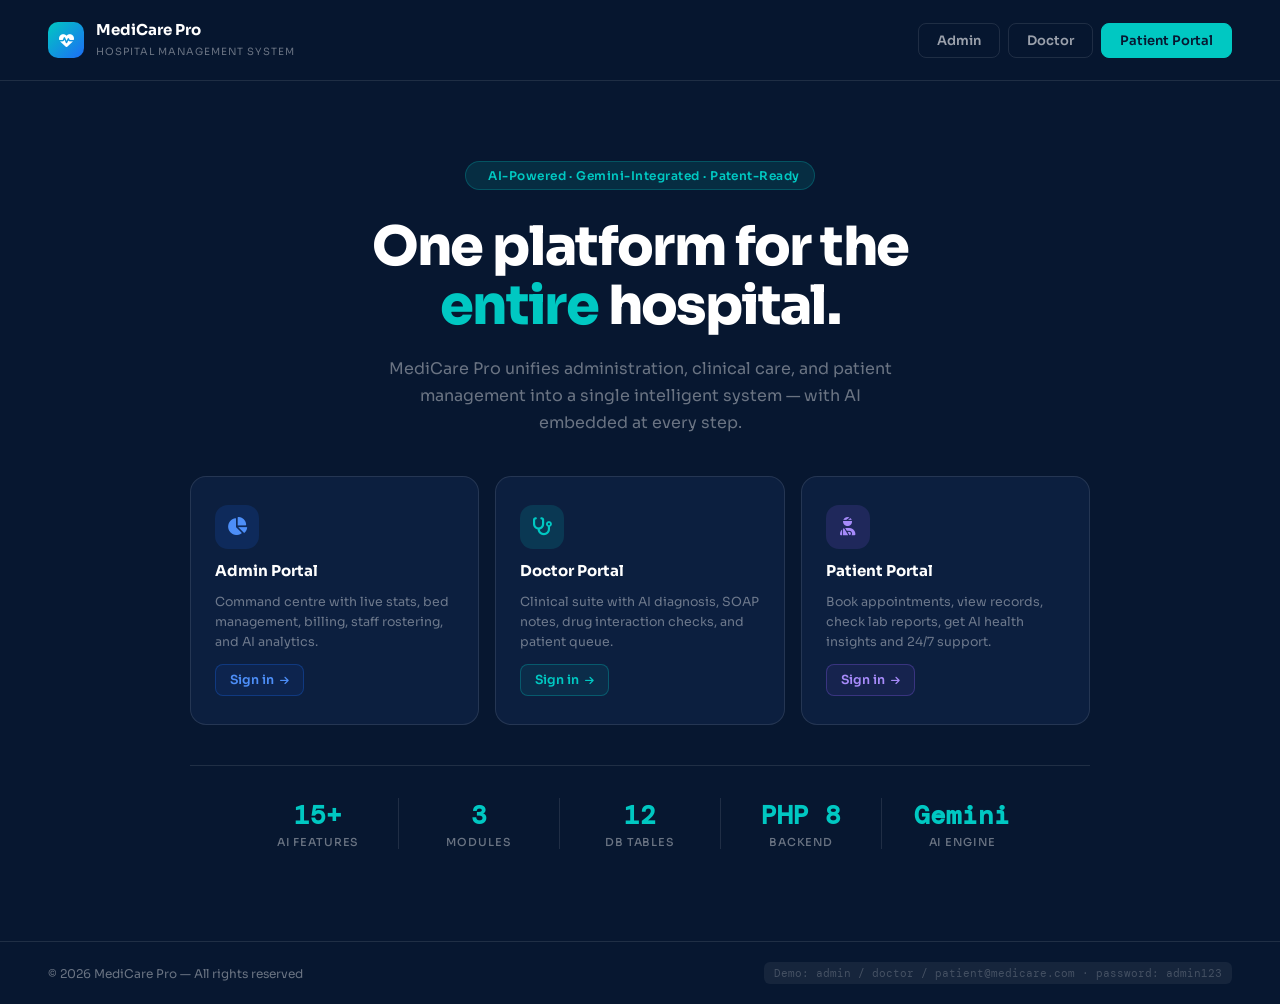
<file: index.html>
<!DOCTYPE html>
<html lang="en">
<head>
  <meta charset="UTF-8">
  <meta name="viewport" content="width=device-width, initial-scale=1.0">
  <title>MediCare Pro | Hospital Management System</title>
  <link href="https://fonts.googleapis.com/css2?family=Sora:wght@300;400;500;600;700;800&family=DM+Mono:wght@400;500&display=swap" rel="stylesheet">
  <link rel="stylesheet" href="https://cdnjs.cloudflare.com/ajax/libs/font-awesome/6.5.2/css/all.min.css">
  <style>
    *, *::before, *::after { box-sizing: border-box; margin: 0; padding: 0; }

    :root {
      --navy: #071730;
      --navy-mid: #0c1f3f;
      --navy-light: #122850;
      --teal: #00c8c2;
      --teal-dim: rgba(0,200,194,0.12);
      --white: #ffffff;
      --white-60: rgba(255,255,255,0.6);
      --white-40: rgba(255,255,255,0.4);
      --white-20: rgba(255,255,255,0.2);
      --white-10: rgba(255,255,255,0.1);
      --white-06: rgba(255,255,255,0.06);
      --border: rgba(255,255,255,0.1);
      --font: 'Sora', sans-serif;
      --mono: 'DM Mono', monospace;
    }

    html, body { height: 100%; }
    body {
      font-family: var(--font);
      background: var(--navy);
      color: var(--white);
      min-height: 100vh;
      display: flex;
      flex-direction: column;
    }

    /* ── NAV ── */
    nav {
      display: flex;
      align-items: center;
      justify-content: space-between;
      padding: 20px 48px;
      border-bottom: 1px solid var(--border);
      background: rgba(7,23,48,0.95);
      backdrop-filter: blur(12px);
      position: sticky;
      top: 0;
      z-index: 100;
    }
    .brand { display: flex; align-items: center; gap: 12px; text-decoration: none; }
    .brand-icon {
      width: 36px; height: 36px;
      background: linear-gradient(135deg, var(--teal), #1d6cf5);
      border-radius: 10px;
      display: grid; place-items: center;
      color: white; font-size: 15px;
    }
    .brand-text strong { display: block; font-size: 15px; font-weight: 700; color: white; }
    .brand-text small  { font-size: 10px; color: var(--white-40); letter-spacing: 0.1em; text-transform: uppercase; }
    .nav-actions { display: flex; gap: 8px; align-items: center; }
    .btn-nav {
      padding: 8px 18px;
      border-radius: 8px;
      font-family: var(--font);
      font-size: 13px;
      font-weight: 600;
      cursor: pointer;
      text-decoration: none;
      transition: all 0.15s;
      border: 1px solid var(--border);
      color: var(--white-60);
      background: transparent;
    }
    .btn-nav:hover { background: var(--white-06); color: white; }
    .btn-nav.primary {
      background: var(--teal);
      border-color: var(--teal);
      color: #071730;
    }
    .btn-nav.primary:hover { background: #00ddd7; }

    /* ── HERO ── */
    .hero {
      flex: 1;
      display: flex;
      flex-direction: column;
      align-items: center;
      justify-content: center;
      text-align: center;
      padding: 80px 48px 60px;
    }
    .hero-badge {
      display: inline-flex;
      align-items: center;
      gap: 8px;
      padding: 6px 14px;
      border-radius: 100px;
      background: var(--teal-dim);
      border: 1px solid rgba(0,200,194,0.25);
      font-size: 12px;
      font-weight: 600;
      color: var(--teal);
      margin-bottom: 28px;
      letter-spacing: 0.04em;
    }
    .hero-badge i { font-size: 10px; }
    h1 {
      font-size: clamp(32px, 5vw, 54px);
      font-weight: 800;
      line-height: 1.1;
      letter-spacing: -0.03em;
      max-width: 700px;
      margin-bottom: 18px;
    }
    h1 em { color: var(--teal); font-style: normal; }
    .hero-sub {
      font-size: 16px;
      color: var(--white-40);
      line-height: 1.7;
      max-width: 520px;
      margin-bottom: 40px;
    }

    /* ── MODULE CARDS ── */
    .module-grid {
      display: grid;
      grid-template-columns: repeat(3, 1fr);
      gap: 16px;
      max-width: 900px;
      width: 100%;
      margin: 0 auto;
    }
    .module-card {
      background: var(--navy-mid);
      border: 1px solid var(--border);
      border-radius: 16px;
      padding: 28px 24px;
      text-align: left;
      text-decoration: none;
      color: white;
      transition: all 0.2s;
      cursor: pointer;
      display: flex;
      flex-direction: column;
      gap: 12px;
    }
    .module-card:hover {
      border-color: var(--white-20);
      background: var(--navy-light);
      transform: translateY(-2px);
    }
    .module-card.admin:hover  { border-color: rgba(29,108,245,0.5); }
    .module-card.doctor:hover { border-color: rgba(0,200,194,0.5); }
    .module-card.patient:hover{ border-color: rgba(139,92,246,0.5); }

    .card-icon {
      width: 44px; height: 44px;
      border-radius: 13px;
      display: grid; place-items: center;
      font-size: 18px;
    }
    .card-icon.admin   { background: rgba(29,108,245,0.15); color: #4d8ef7; }
    .card-icon.doctor  { background: rgba(0,200,194,0.15);  color: var(--teal); }
    .card-icon.patient { background: rgba(139,92,246,0.15); color: #a78bfa; }

    .card-title { font-size: 15px; font-weight: 700; }
    .card-desc  { font-size: 12.5px; color: var(--white-40); line-height: 1.6; flex: 1; }
    .card-link {
      display: inline-flex;
      align-items: center;
      gap: 6px;
      font-size: 12.5px;
      font-weight: 600;
      padding: 7px 14px;
      border-radius: 8px;
      text-decoration: none;
      transition: all 0.15s;
      border: 1px solid;
      width: fit-content;
    }
    .card-link.admin   { color: #4d8ef7;  border-color: rgba(29,108,245,0.3);  background: rgba(29,108,245,0.08); }
    .card-link.doctor  { color: var(--teal); border-color: rgba(0,200,194,0.3); background: rgba(0,200,194,0.08); }
    .card-link.patient { color: #a78bfa;  border-color: rgba(139,92,246,0.3);  background: rgba(139,92,246,0.08); }
    .card-link:hover { opacity: 0.85; }

    /* ── STATS STRIP ── */
    .stats-strip {
      display: flex;
      justify-content: center;
      gap: 0;
      padding: 32px 48px;
      border-top: 1px solid var(--border);
      max-width: 900px;
      margin: 40px auto 0;
      width: 100%;
    }
    .stat-item {
      flex: 1;
      text-align: center;
      padding: 0 24px;
      border-right: 1px solid var(--border);
    }
    .stat-item:last-child { border-right: none; }
    .stat-num  { font-size: 26px; font-weight: 800; color: var(--teal); font-family: var(--mono); }
    .stat-lbl  { font-size: 11px; color: var(--white-40); font-weight: 500; margin-top: 3px; text-transform: uppercase; letter-spacing: 0.08em; }

    /* ── FOOTER ── */
    footer {
      padding: 20px 48px;
      border-top: 1px solid var(--border);
      display: flex;
      justify-content: space-between;
      align-items: center;
    }
    footer p { font-size: 12px; color: var(--white-40); }
    .creds-note {
      font-size: 11px;
      color: var(--white-20);
      font-family: var(--mono);
      background: var(--white-06);
      padding: 4px 10px;
      border-radius: 6px;
    }
  </style>
</head>
<body>

  <nav>
    <a class="brand" href="index.html">
      <div class="brand-icon"><i class="fa-solid fa-heart-pulse"></i></div>
      <div class="brand-text">
        <strong>MediCare Pro</strong>
        <small>Hospital Management System</small>
      </div>
    </a>
    <div class="nav-actions">
      <a href="admin/login.html"   class="btn-nav">Admin</a>
      <a href="doctor/login.html"  class="btn-nav">Doctor</a>
      <a href="patient/login.html" class="btn-nav primary">Patient Portal</a>
    </div>
  </nav>

  <main class="hero">
    <div class="hero-badge">
      <i class="fa-solid fa-sparkles"></i>
      AI-Powered · Gemini-Integrated · Patent-Ready
    </div>

    <h1>One platform for the <em>entire</em> hospital.</h1>

    <p class="hero-sub">
      MediCare Pro unifies administration, clinical care, and patient management
      into a single intelligent system — with AI embedded at every step.
    </p>

    <div class="module-grid">
      <div class="module-card admin" onclick="location.href='admin/login.html'">
        <div class="card-icon admin"><i class="fa-solid fa-chart-pie"></i></div>
        <div class="card-title">Admin Portal</div>
        <div class="card-desc">Command centre with live stats, bed management, billing, staff rostering, and AI analytics.</div>
        <a href="admin/login.html" class="card-link admin">
          Sign in <i class="fa-solid fa-arrow-right" style="font-size:10px;"></i>
        </a>
      </div>

      <div class="module-card doctor" onclick="location.href='doctor/login.html'">
        <div class="card-icon doctor"><i class="fa-solid fa-stethoscope"></i></div>
        <div class="card-title">Doctor Portal</div>
        <div class="card-desc">Clinical suite with AI diagnosis, SOAP notes, drug interaction checks, and patient queue.</div>
        <a href="doctor/login.html" class="card-link doctor">
          Sign in <i class="fa-solid fa-arrow-right" style="font-size:10px;"></i>
        </a>
      </div>

      <div class="module-card patient" onclick="location.href='patient/login.html'">
        <div class="card-icon patient"><i class="fa-solid fa-user-injured"></i></div>
        <div class="card-title">Patient Portal</div>
        <div class="card-desc">Book appointments, view records, check lab reports, get AI health insights and 24/7 support.</div>
        <a href="patient/login.html" class="card-link patient">
          Sign in <i class="fa-solid fa-arrow-right" style="font-size:10px;"></i>
        </a>
      </div>
    </div>

    <div class="stats-strip">
      <div class="stat-item"><div class="stat-num">15+</div><div class="stat-lbl">AI Features</div></div>
      <div class="stat-item"><div class="stat-num">3</div><div class="stat-lbl">Modules</div></div>
      <div class="stat-item"><div class="stat-num">12</div><div class="stat-lbl">DB Tables</div></div>
      <div class="stat-item"><div class="stat-num">PHP 8</div><div class="stat-lbl">Backend</div></div>
      <div class="stat-item"><div class="stat-num">Gemini</div><div class="stat-lbl">AI Engine</div></div>
    </div>
  </main>

  <footer>
    <p>© 2026 MediCare Pro — All rights reserved</p>
    <span class="creds-note">Demo: admin / doctor / patient@medicare.com · password: admin123</span>
  </footer>

  <script src="assets/js/medicare.js"></script>
</body>
</html>
</file>
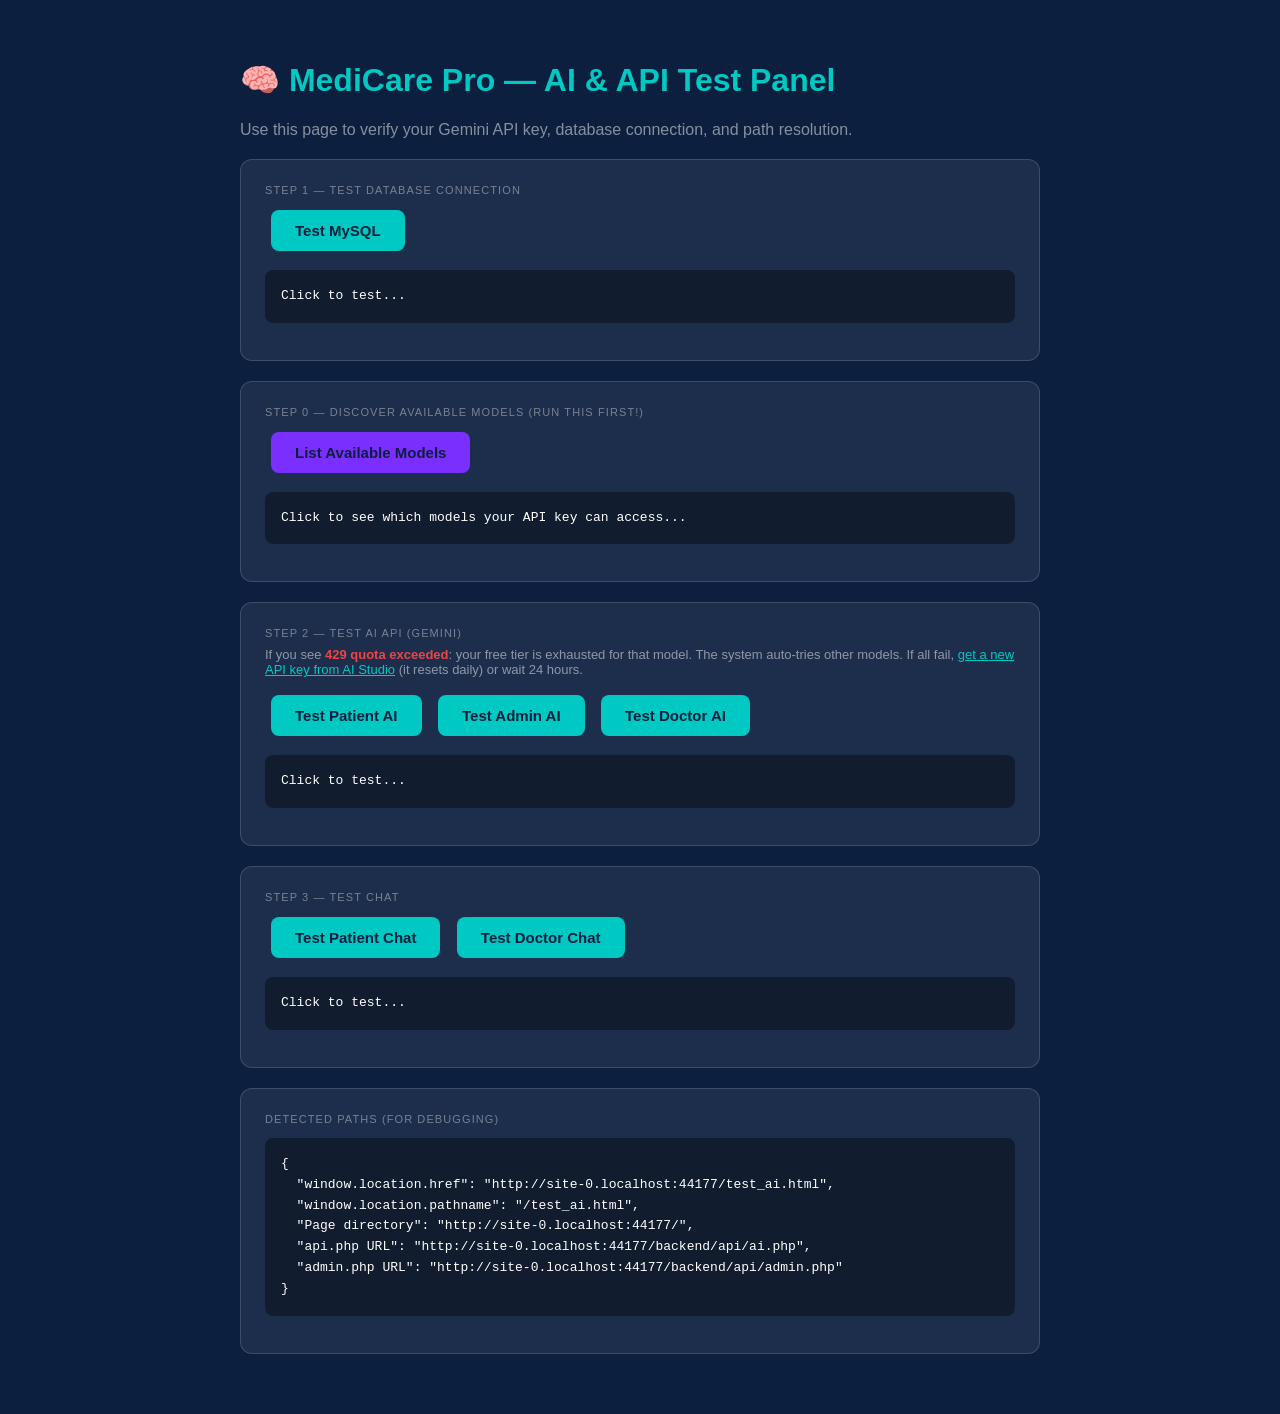
<file: test_ai.html>
<!DOCTYPE html>
<html lang="en">
<head>
  <meta charset="UTF-8">
  <title>MediCare Pro — AI Connection Test</title>
  <style>
    body { font-family: Arial, sans-serif; background:#0c1f3f; color:white; padding:40px; max-width:800px; margin:0 auto; }
    h1 { color:#00c8c2; }
    .card { background:rgba(255,255,255,0.07); border:1px solid rgba(255,255,255,0.15); border-radius:12px; padding:24px; margin:20px 0; }
    button { padding:12px 24px; background:#00c8c2; color:#0c1f3f; border:none; border-radius:8px; font-size:15px; font-weight:700; cursor:pointer; margin:6px; }
    button:hover { background:#00ddd7; }
    pre { background:rgba(0,0,0,0.4); padding:16px; border-radius:8px; overflow:auto; font-size:13px; white-space:pre-wrap; line-height:1.6; }
    .ok  { color:#00c8c2; }
    .err { color:#ef4444; }
    .warn{ color:#f59e0b; }
    .label { font-size:11px; text-transform:uppercase; letter-spacing:.1em; color:rgba(255,255,255,0.4); margin-bottom:8px; }
  </style>
</head>
<body>
  <h1>🧠 MediCare Pro — AI & API Test Panel</h1>
  <p style="color:rgba(255,255,255,0.5);">Use this page to verify your Gemini API key, database connection, and path resolution.</p>

  <div class="card">
    <div class="label">Step 1 — Test Database Connection</div>
    <button onclick="testDB()">Test MySQL</button>
    <pre id="out-db">Click to test...</pre>
  </div>

  <div class="card">
    <div class="label">Step 0 — Discover Available Models (run this first!)</div>
    <button onclick="listModels()" style="background:#7b2fff;">List Available Models</button>
    <pre id="out-models">Click to see which models your API key can access...</pre>
  </div>

  <div class="card">
    <div class="label">Step 2 — Test AI API (Gemini)</div>
    <p style="color:rgba(255,255,255,0.5);font-size:13px;margin:0 0 12px;">
      If you see <strong style="color:#ef4444;">429 quota exceeded</strong>: your free tier is exhausted for that model.
      The system auto-tries other models. If all fail, 
      <a href="https://aistudio.google.com/app/apikey" target="_blank" style="color:#00c8c2;">get a new API key from AI Studio</a>
      (it resets daily) or wait 24 hours.
    </p>
    <button onclick="testAI('patient', 'health_insights', {patient:'Test', age:30})">Test Patient AI</button>
    <button onclick="testAI('admin', 'bed_forecast', {beds_occupied:10, beds_total:20})">Test Admin AI</button>
    <button onclick="testAI('doctor', 'diagnosis_support', {symptoms:'fever, headache', vitals:'BP 130/85, Temp 101F'})">Test Doctor AI</button>
    <pre id="out-ai">Click to test...</pre>
  </div>

  <div class="card">
    <div class="label">Step 3 — Test Chat</div>
    <button onclick="testAI('patient', 'chat', {message:'Hello, I have a headache'})">Test Patient Chat</button>
    <button onclick="testAI('doctor', 'chat', {message:'What is the first-line treatment for hypertension?'})">Test Doctor Chat</button>
    <pre id="out-chat">Click to test...</pre>
  </div>

  <div class="card">
    <div class="label">Detected Paths (for debugging)</div>
    <pre id="out-paths"></pre>
  </div>

<script>
  // Show path info on load
  document.getElementById('out-paths').textContent = JSON.stringify({
    'window.location.href': window.location.href,
    'window.location.pathname': window.location.pathname,
    'Page directory': window.location.href.replace(/[^/]+$/, ''),
    'api.php URL': window.location.href.replace(/[^/]+$/, '') + 'backend/api/ai.php',
    'admin.php URL': window.location.href.replace(/[^/]+$/, '') + 'backend/api/admin.php',
  }, null, 2);

  async function listModels() {
    const el = document.getElementById('out-models');
    el.innerHTML = '<span class="warn">⏳ Fetching available models...</span>';
    const url = window.location.href.replace(/[^/]+$/, '') + 'backend/api/list_models.php';
    try {
      const res = await fetch(url);
      const txt = await res.text();
      try {
        const j = JSON.parse(txt);
        if (j.success) {
          const names = j.models.map(m => m.name.replace('models/', '')).filter(n => n.includes('gemini'));
          el.innerHTML = '<span class="ok">✅ Available Gemini models for your key:</span>\n\n' +
            names.map(n => `  • ${n}`).join('\n') +
            '\n\n<span class="warn">→ Copy the model name that works and paste it in db.php as GEMINI_MODEL</span>';
        } else {
          el.innerHTML = '<span class="err">❌ ' + j.error + '</span>';
        }
      } catch {
        el.innerHTML = '<span class="err">❌ PHP error:\n' + txt.substring(0, 500) + '</span>';
      }
    } catch(e) {
      el.innerHTML = '<span class="err">❌ ' + e.message + '</span>';
    }
  }

  async function testDB() {
    const el = document.getElementById('out-db');
    el.innerHTML = '<span class="warn">Testing...</span>';
    const url = window.location.href.replace(/[^/]+$/, '') + 'backend/api/admin.php?action=stats';
    try {
      const res = await fetch(url);
      const txt = await res.text();
      try {
        const j = JSON.parse(txt);
        el.innerHTML = j.success
          ? '<span class="ok">✅ Database OK!</span>\n' + JSON.stringify(j.stats, null, 2)
          : '<span class="err">❌ DB Error: ' + (j.error || 'Unknown') + '</span>\n' + JSON.stringify(j, null, 2);
      } catch {
        el.innerHTML = '<span class="err">❌ Non-JSON response (PHP error?):\n' + txt.substring(0, 500) + '</span>';
      }
    } catch (e) {
      el.innerHTML = '<span class="err">❌ Fetch failed: ' + e.message + '</span>';
    }
  }

  async function testAI(module, feature, payload) {
    const isChat = feature === 'chat';
    const el = document.getElementById(isChat ? 'out-chat' : 'out-ai');
    el.innerHTML = '<span class="warn">⏳ Calling Gemini API...</span>';
    const url = window.location.href.replace(/[^/]+$/, '') + 'backend/api/ai.php';
    try {
      const res = await fetch(url, {
        method: 'POST',
        headers: { 'Content-Type': 'application/json' },
        body: JSON.stringify({ module, feature, payload }),
      });
      const txt = await res.text();
      try {
        const j = JSON.parse(txt);
        if (j.success) {
          const model = j.model_used ? ` (model: ${j.model_used})` : '';
          el.innerHTML = '<span class="ok">✅ Gemini API working!' + model + '</span>\n' + JSON.stringify(j.data, null, 2);
        } else {
          el.innerHTML = '<span class="err">❌ AI Error: ' + (j.error || 'Unknown') + '</span>\n\nFull response:\n' + JSON.stringify(j, null, 2);
        }
      } catch {
        el.innerHTML = '<span class="err">❌ Non-JSON from ai.php (PHP error):\n' + txt.substring(0, 600) + '</span>';
      }
    } catch (e) {
      el.innerHTML = '<span class="err">❌ Network error: ' + e.message + '\nIs XAMPP running?</span>';
    }
  }
</script>
</body>
</html>
</file>
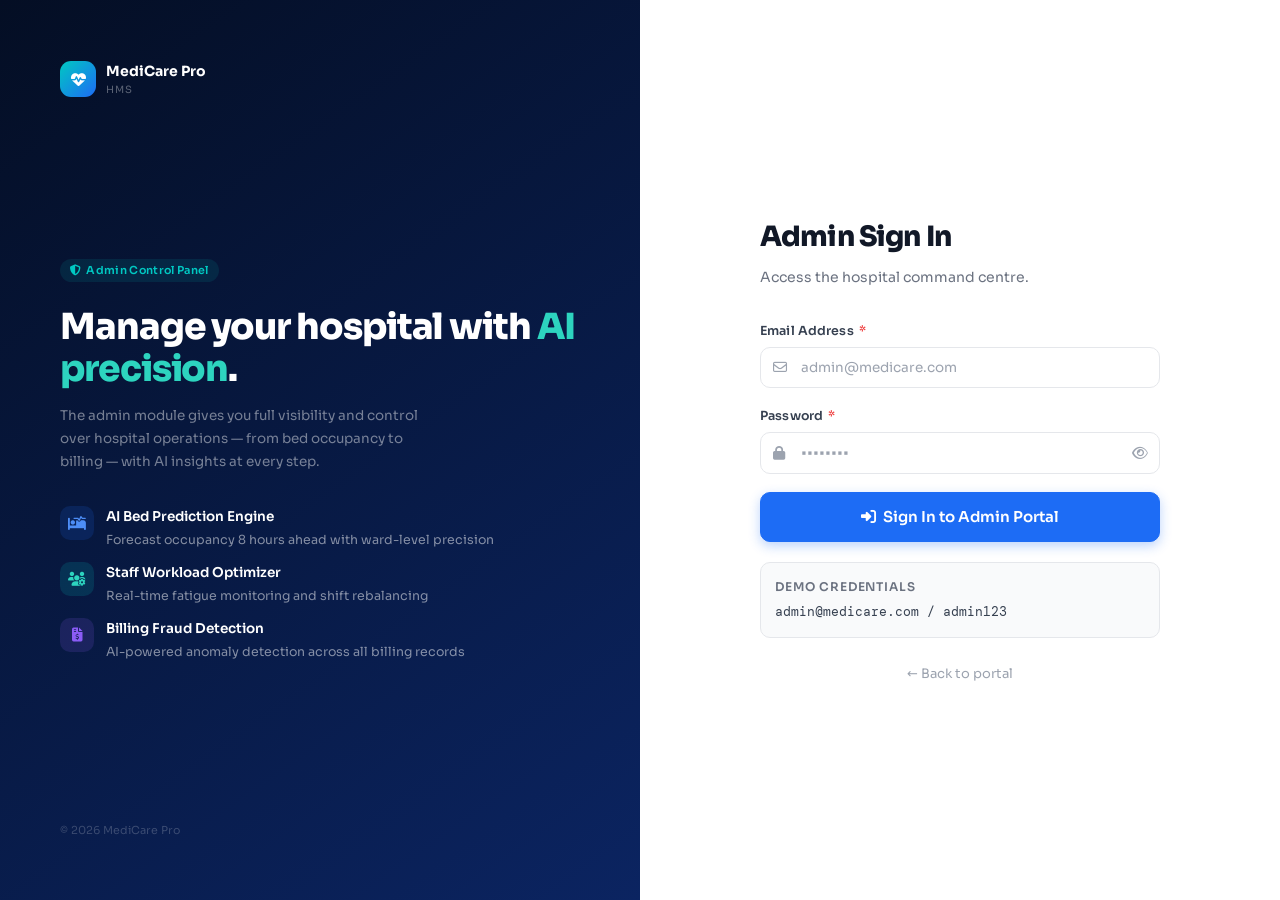
<file: admin/login.html>
<!DOCTYPE html>
<html lang="en">
<head>
  <meta charset="UTF-8">
  <meta name="viewport" content="width=device-width, initial-scale=1.0">
  <title>Admin Login | MediCare Pro</title>
  <link href="https://fonts.googleapis.com/css2?family=Sora:wght@300;400;500;600;700;800&family=DM+Mono:wght@400;500&display=swap" rel="stylesheet">
  <link rel="stylesheet" href="https://cdnjs.cloudflare.com/ajax/libs/font-awesome/6.5.2/css/all.min.css">
  <link rel="stylesheet" href="../assets/css/styles.css">
  <style>
    .login-left-accent { color: var(--blue-400); }
  </style>
</head>
<body>
<div class="login-shell">
  <!-- Left Panel -->
  <div class="login-left">
    <a href="../index.html" style="display:flex;align-items:center;gap:10px;text-decoration:none;">
      <div style="width:36px;height:36px;background:linear-gradient(135deg,#00c8c2,#1d6cf5);border-radius:11px;display:grid;place-items:center;color:white;font-size:15px;"><i class="fa-solid fa-heart-pulse"></i></div>
      <div><strong style="color:white;font-size:14px;font-weight:700;">MediCare Pro</strong><small style="display:block;font-size:10px;color:rgba(255,255,255,0.35);text-transform:uppercase;letter-spacing:0.1em;">HMS</small></div>
    </a>
    <div class="login-left-content">
      <span class="tag teal" style="width:fit-content;"><i class="fa-solid fa-shield-halved"></i> Admin Control Panel</span>
      <h2 class="login-left-title">Manage your hospital with <em class="login-left-accent">AI precision</em>.</h2>
      <p style="font-size:13.5px;color:rgba(255,255,255,0.45);line-height:1.7;max-width:380px;">The admin module gives you full visibility and control over hospital operations — from bed occupancy to billing — with AI insights at every step.</p>
      <div class="login-features">
        <div class="login-feature-item">
          <div class="login-feature-icon blue"><i class="fa-solid fa-bed-pulse"></i></div>
          <div class="login-feature-text">
            <strong>AI Bed Prediction Engine</strong>
            <span>Forecast occupancy 8 hours ahead with ward-level precision</span>
          </div>
        </div>
        <div class="login-feature-item">
          <div class="login-feature-icon teal"><i class="fa-solid fa-users-gear"></i></div>
          <div class="login-feature-text">
            <strong>Staff Workload Optimizer</strong>
            <span>Real-time fatigue monitoring and shift rebalancing</span>
          </div>
        </div>
        <div class="login-feature-item">
          <div class="login-feature-icon purple"><i class="fa-solid fa-file-invoice-dollar"></i></div>
          <div class="login-feature-text">
            <strong>Billing Fraud Detection</strong>
            <span>AI-powered anomaly detection across all billing records</span>
          </div>
        </div>
      </div>
    </div>
    <p style="font-size:11px;color:rgba(255,255,255,0.2);">© 2026 MediCare Pro</p>
  </div>

  <!-- Right Panel -->
  <div class="login-right">
    <div class="login-form-wrap">
      <div style="margin-bottom:32px;">
        <h1 class="login-form-title">Admin Sign In</h1>
        <p class="login-form-sub">Access the hospital command centre.</p>
      </div>

      <div id="error-msg" class="hidden" style="background:var(--red-100);border:1px solid var(--red-500);color:var(--red-500);padding:12px 16px;border-radius:10px;font-size:13.5px;margin-bottom:18px;display:flex;align-items:center;gap:8px;">
        <i class="fa-solid fa-circle-xmark"></i><span id="error-text"></span>
      </div>

      <form id="login-form" style="display:flex;flex-direction:column;gap:18px;">
        <div class="form-group">
          <label class="form-label">Email Address <span class="req">*</span></label>
          <div style="position:relative;">
            <i class="fa-regular fa-envelope" style="position:absolute;left:13px;top:50%;transform:translateY(-50%);color:var(--ink-400);font-size:14px;"></i>
            <input type="email" id="email" class="form-control" placeholder="admin@medicare.com" style="padding-left:40px;" required>
          </div>
        </div>
        <div class="form-group">
          <label class="form-label">Password <span class="req">*</span></label>
          <div style="position:relative;">
            <i class="fa-solid fa-lock" style="position:absolute;left:13px;top:50%;transform:translateY(-50%);color:var(--ink-400);font-size:14px;"></i>
            <input type="password" id="password" class="form-control" placeholder="••••••••" style="padding-left:40px;" required>
            <button type="button" id="toggle-pass" style="position:absolute;right:12px;top:50%;transform:translateY(-50%);background:none;border:none;cursor:pointer;color:var(--ink-400);"><i class="fa-regular fa-eye"></i></button>
          </div>
        </div>
        <button type="submit" class="btn btn-primary btn-block btn-lg" id="login-btn">
          <i class="fa-solid fa-right-to-bracket"></i> Sign In to Admin Portal
        </button>
      </form>

      <div style="margin-top:20px;padding:14px;background:var(--ink-50);border-radius:10px;border:1px solid var(--ink-200);">
        <p style="font-size:12px;font-weight:600;color:var(--ink-500);margin-bottom:6px;text-transform:uppercase;letter-spacing:0.07em;">Demo Credentials</p>
        <p style="font-size:13px;color:var(--ink-700);font-family:var(--font-mono);">admin@medicare.com / admin123</p>
      </div>

      <div style="margin-top:24px;text-align:center;">
        <a href="../index.html" style="font-size:13px;color:var(--ink-400);">← Back to portal</a>
      </div>
    </div>
  </div>
</div>

<script src="../assets/js/medicare.js"></script>
<script>
  document.getElementById('toggle-pass').addEventListener('click', function() {
    const pass = document.getElementById('password');
    const icon = this.querySelector('i');
    if (pass.type === 'password') { pass.type = 'text'; icon.className = 'fa-regular fa-eye-slash'; }
    else { pass.type = 'password'; icon.className = 'fa-regular fa-eye'; }
  });

  document.getElementById('login-form').addEventListener('submit', async function(e) {
    e.preventDefault();
    const btn = document.getElementById('login-btn');
    const errDiv = document.getElementById('error-msg');
    errDiv.classList.add('hidden');
    const email = document.getElementById('email').value.trim().toLowerCase();
    const password = document.getElementById('password').value;

    btn.disabled = true;
    btn.innerHTML = '<div class="ai-spinner" style="border:2px solid rgba(255,255,255,0.3);border-top-color:white;width:16px;height:16px;"></div> Signing in...';

    // Demo credentials bypass (works without PHP/MySQL)
    const DEMO = { email: 'admin@medicare.com', password: 'admin123' };
    await new Promise(r => setTimeout(r, 600)); // simulate network delay

    if (email === DEMO.email && password === DEMO.password) {
      MediCare.setUser({ id: 1, full_name: 'Admin User', email: DEMO.email, role: 'admin' });
      window.location.href = 'dashboard.html';
      return;
    }

    // If not demo creds, try real PHP backend
    try {
      const res = await MediCare.API.post('login.php', { role: 'admin', email, password });
      if (res.success) { MediCare.setUser(res.user); window.location.href = 'dashboard.html'; return; }
    } catch(err) {}

    errDiv.classList.remove('hidden');
    document.getElementById('error-text').textContent = 'Incorrect credentials. Use admin@medicare.com / admin123';
    btn.disabled = false;
    btn.innerHTML = '<i class="fa-solid fa-right-to-bracket"></i> Sign In to Admin Portal';
  });
</script>
</body>
</html>
</file>
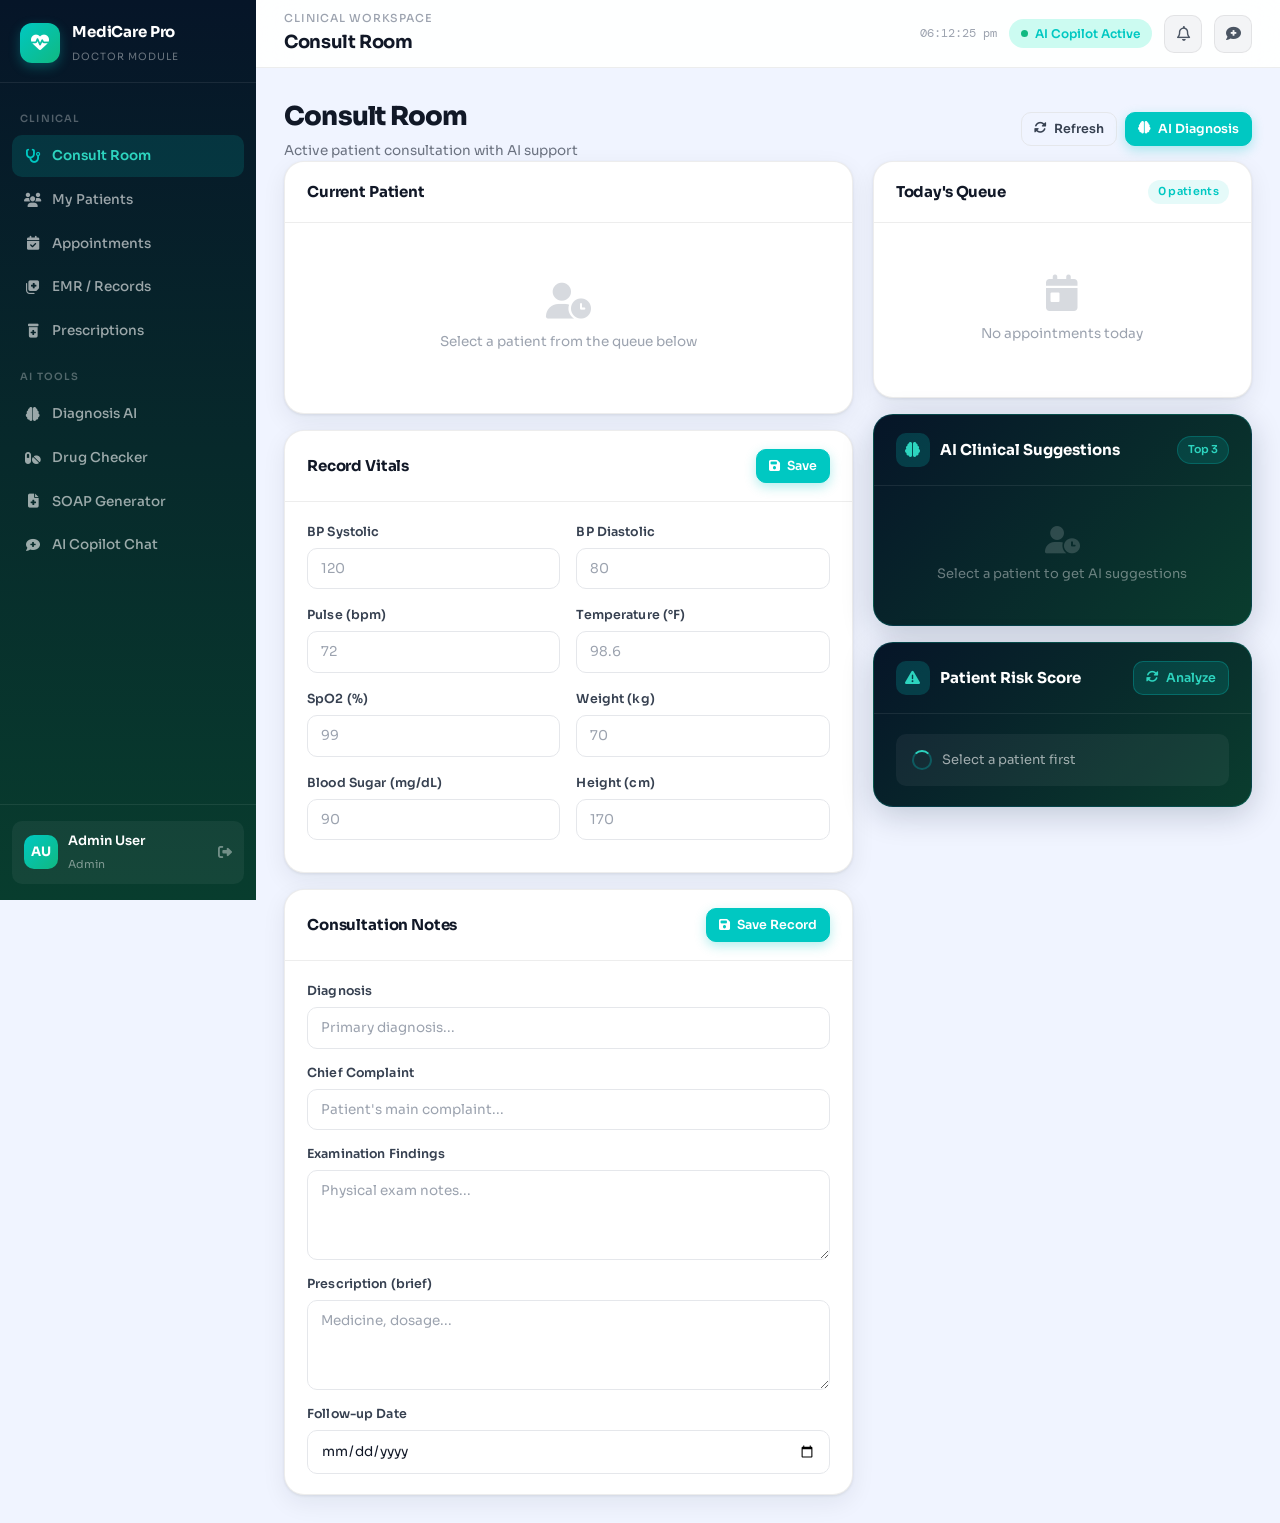
<file: doctor/dashboard.html>
<!DOCTYPE html>
<html lang="en">
<head>
  <meta charset="UTF-8">
  <meta name="viewport" content="width=device-width, initial-scale=1.0">
  <title>Doctor Dashboard | MediCare Pro</title>
  <link href="https://fonts.googleapis.com/css2?family=Sora:wght@300;400;500;600;700;800&family=DM+Mono:wght@400;500&display=swap" rel="stylesheet">
  <link rel="stylesheet" href="https://cdnjs.cloudflare.com/ajax/libs/font-awesome/6.5.2/css/all.min.css">
  <link rel="stylesheet" href="../assets/css/styles.css">
  <style>
    .sidebar { background: linear-gradient(180deg, #061528 0%, #083d2e 100%); }
    .page-bg-doctor { background: #f0fff8; }
    .ai-panel { background: linear-gradient(135deg, #061528 0%, #0a3d2e 100%); }

    .patient-profile-card {
      background: white;
      border: 1px solid var(--card-border);
      border-radius: var(--radius-lg);
      padding: 20px;
      display: flex;
      align-items: center;
      gap: 16px;
      box-shadow: var(--card-shadow);
    }
    .patient-avatar-lg {
      width: 60px; height: 60px;
      border-radius: 18px;
      background: linear-gradient(135deg, var(--teal-500), var(--green-500));
      display: grid; place-items: center;
      color: white; font-size: 24px; font-weight: 800;
      flex-shrink: 0;
    }

    .rx-item { padding:12px; background:var(--ink-50); border:1px solid var(--card-border); border-radius:var(--radius-md); margin-bottom:10px; }
    .rx-item:last-child { margin-bottom:0; }

    .diag-item { padding:14px; background:var(--ink-50); border-radius:var(--radius-md); border:1px solid var(--card-border); margin-bottom:10px; }
    .diag-item:last-child { margin-bottom:0; }
    .diag-prob-bar { height:6px; background:var(--ink-200); border-radius:3px; margin-top:6px; overflow:hidden; }
    .diag-prob-fill { height:100%; border-radius:3px; background:linear-gradient(90deg,var(--teal-400),var(--teal-500)); }

    .soap-block { padding:14px; background:var(--ink-50); border-radius:var(--radius-md); border-left:3px solid var(--teal-500); margin-bottom:10px; }
    .soap-block h5 { font-size:11px; text-transform:uppercase; letter-spacing:.1em; color:var(--teal-500); font-weight:700; margin-bottom:6px; }
    .soap-block p { font-size:13.5px; color:var(--ink-800); line-height:1.6; }

    .interaction-item { padding:12px; border-radius:var(--radius-md); border:1px solid; margin-bottom:10px; }
    .interaction-item.high   { background:var(--red-100);   border-color:var(--red-500);   }
    .interaction-item.medium { background:var(--amber-100); border-color:var(--amber-500); }
    .interaction-item.low    { background:var(--green-100); border-color:var(--green-500); }
    .interaction-item:last-child { margin-bottom:0; }

    .patient-list-item { display:flex;align-items:center;gap:12px;padding:12px;border-radius:var(--radius-md);cursor:pointer;transition:background .15s; }
    .patient-list-item:hover { background:var(--ink-50); }
    .patient-list-item.active { background:rgba(0,200,194,0.08);border:1px solid rgba(0,200,194,0.2); }
  </style>
</head>
<body>
<div class="app-shell">

  <!-- ── SIDEBAR ── -->
  <aside class="sidebar">
    <div class="sidebar-brand">
      <a href="../index.html" style="display:contents;">
        <div class="sidebar-logo" style="background:linear-gradient(135deg,#00c8c2,#10b981);"><i class="fa-solid fa-heart-pulse"></i></div>
        <div class="sidebar-brand-text"><strong>MediCare Pro</strong><small>Doctor Module</small></div>
      </a>
    </div>
    <nav class="sidebar-nav">
      <span class="nav-section-label">Clinical</span>
      <a class="nav-link active" onclick="showSection('consult')"><i class="fa-solid fa-stethoscope"></i> Consult Room</a>
      <a class="nav-link" onclick="showSection('patients')"><i class="fa-solid fa-users"></i> My Patients</a>
      <a class="nav-link" onclick="showSection('appointments')"><i class="fa-solid fa-calendar-check"></i> Appointments</a>
      <a class="nav-link" onclick="showSection('records')"><i class="fa-solid fa-notes-medical"></i> EMR / Records</a>
      <a class="nav-link" onclick="showSection('prescriptions')"><i class="fa-solid fa-prescription-bottle-medical"></i> Prescriptions</a>
      <span class="nav-section-label">AI Tools</span>
      <a class="nav-link" onclick="showSection('ai-diagnosis')"><i class="fa-solid fa-brain"></i> Diagnosis AI</a>
      <a class="nav-link" onclick="showSection('ai-drug')"><i class="fa-solid fa-pills"></i> Drug Checker</a>
      <a class="nav-link" onclick="showSection('ai-soap')"><i class="fa-solid fa-file-medical"></i> SOAP Generator</a>
      <a class="nav-link" onclick="showSection('ai-chat')"><i class="fa-solid fa-comment-medical"></i> AI Copilot Chat</a>
    </nav>
    <div class="sidebar-bottom">
      <div class="sidebar-user">
        <div class="sidebar-user-avatar" data-user-initials style="background:linear-gradient(135deg,#00c8c2,#10b981);">DR</div>
        <div class="sidebar-user-info"><strong data-user-name>Dr. User</strong><small data-user-role>Doctor</small></div>
        <button onclick="MediCare.logout()" style="margin-left:auto;background:none;border:none;color:rgba(255,255,255,0.4);cursor:pointer;font-size:14px;"><i class="fa-solid fa-right-from-bracket"></i></button>
      </div>
    </div>
  </aside>

  <!-- ── TOPBAR ── -->
  <header class="topbar">
    <div class="topbar-left">
      <span class="topbar-breadcrumb" id="breadcrumb">Clinical Workspace</span>
      <span class="topbar-title" id="page-title">Consult Room</span>
    </div>
    <div class="topbar-right">
      <span style="font-family:var(--font-mono);font-size:12px;color:var(--ink-400);" data-clock></span>
      <div class="status-dot" style="color:var(--teal-500);background:var(--teal-100);">AI Copilot Active</div>
      <button class="topbar-btn" onclick="MediCare.toggleNotifications('doctor')" title="Notifications"><i class="fa-regular fa-bell"></i><span class="badge" id="notif-badge" style="display:none;">0</span></button>
      <button class="topbar-btn" onclick="showSection('ai-chat')" title="AI Copilot"><i class="fa-solid fa-comment-medical"></i></button>
    </div>
  </header>

  <!-- ── MAIN ── -->
  <main class="main-content">

    <!-- ═══════════ CONSULT ROOM ═══════════ -->
    <section id="sec-consult">
      <div class="page-header">
        <div><h1>Consult Room</h1><p>Active patient consultation with AI support</p></div>
        <div style="display:flex;gap:8px;">
          <button class="btn btn-outline btn-sm" onclick="loadTodayAppointments()"><i class="fa-solid fa-rotate"></i> Refresh</button>
          <button class="btn btn-teal btn-sm" onclick="showSection('ai-diagnosis')"><i class="fa-solid fa-brain"></i> AI Diagnosis</button>
        </div>
      </div>

      <div class="content-grid cols-3-2">
        <!-- Left: Patient + Vitals -->
        <div style="display:flex;flex-direction:column;gap:16px;">

          <!-- Current Patient -->
          <div class="panel">
            <div class="panel-header">
              <div class="panel-title">Current Patient</div>
              <div style="display:flex;gap:6px;" id="appt-queue-tags"></div>
            </div>
            <div class="panel-body" id="current-patient-body">
              <div class="empty-state"><i class="fa-solid fa-user-clock"></i><p>Select a patient from the queue below</p></div>
            </div>
          </div>

          <!-- Vitals Input -->
          <div class="panel">
            <div class="panel-header">
              <div class="panel-title">Record Vitals</div>
              <button class="btn btn-teal btn-sm" onclick="saveVitals()"><i class="fa-solid fa-save"></i> Save</button>
            </div>
            <div class="panel-body">
              <div class="form-grid cols-2">
                <div class="form-group"><label class="form-label">BP Systolic</label><input class="form-control" id="v-bps" type="number" placeholder="120"></div>
                <div class="form-group"><label class="form-label">BP Diastolic</label><input class="form-control" id="v-bpd" type="number" placeholder="80"></div>
                <div class="form-group"><label class="form-label">Pulse (bpm)</label><input class="form-control" id="v-pulse" type="number" placeholder="72"></div>
                <div class="form-group"><label class="form-label">Temperature (°F)</label><input class="form-control" id="v-temp" type="number" step="0.1" placeholder="98.6"></div>
                <div class="form-group"><label class="form-label">SpO2 (%)</label><input class="form-control" id="v-spo2" type="number" placeholder="99"></div>
                <div class="form-group"><label class="form-label">Weight (kg)</label><input class="form-control" id="v-weight" type="number" placeholder="70"></div>
                <div class="form-group"><label class="form-label">Blood Sugar (mg/dL)</label><input class="form-control" id="v-sugar" type="number" placeholder="90"></div>
                <div class="form-group"><label class="form-label">Height (cm)</label><input class="form-control" id="v-height" type="number" placeholder="170"></div>
              </div>
              <div id="vitals-ai-flag" style="margin-top:12px;"></div>
            </div>
          </div>

          <!-- Medical Notes -->
          <div class="panel">
            <div class="panel-header">
              <div class="panel-title">Consultation Notes</div>
              <button class="btn btn-teal btn-sm" onclick="saveMedicalRecord()"><i class="fa-solid fa-save"></i> Save Record</button>
            </div>
            <div class="panel-body">
              <div class="form-grid" style="gap:14px;">
                <div class="form-group"><label class="form-label">Diagnosis</label><input class="form-control" id="rec-diagnosis" placeholder="Primary diagnosis..."></div>
                <div class="form-group"><label class="form-label">Chief Complaint</label><input class="form-control" id="rec-complaint" placeholder="Patient's main complaint..."></div>
                <div class="form-group"><label class="form-label">Examination Findings</label><textarea class="form-control" id="rec-exam" rows="2" placeholder="Physical exam notes..."></textarea></div>
                <div class="form-group"><label class="form-label">Prescription (brief)</label><textarea class="form-control" id="rec-rx" rows="2" placeholder="Medicine, dosage..."></textarea></div>
                <div class="form-group"><label class="form-label">Follow-up Date</label><input class="form-control" id="rec-followup" type="date"></div>
              </div>
            </div>
          </div>
        </div>

        <!-- Right: Queue + AI -->
        <div style="display:flex;flex-direction:column;gap:16px;">
          <!-- Today's Queue -->
          <div class="panel">
            <div class="panel-header">
              <div class="panel-title">Today's Queue</div>
              <span class="tag teal" id="queue-count">0 patients</span>
            </div>
            <div class="panel-body" style="padding:12px;" id="patient-queue">
              <div class="empty-state"><i class="fa-solid fa-calendar-day"></i><p>No appointments today</p></div>
            </div>
          </div>

          <!-- AI Clinical Suggestions -->
          <div class="ai-panel">
            <div class="ai-panel-header">
              <div class="ai-panel-title"><div class="ai-panel-icon"><i class="fa-solid fa-brain"></i></div>AI Clinical Suggestions</div>
              <div class="ai-chip">Top 3</div>
            </div>
            <div class="ai-panel-body" id="ai-clinical-suggestions">
              <div style="text-align:center;padding:20px;color:rgba(255,255,255,0.4);font-size:13px;">
                <i class="fa-solid fa-user-clock" style="font-size:28px;margin-bottom:10px;display:block;opacity:0.4;"></i>
                Select a patient to get AI suggestions
              </div>
            </div>
          </div>

          <!-- Risk Score -->
          <div class="ai-panel">
            <div class="ai-panel-header">
              <div class="ai-panel-title"><div class="ai-panel-icon"><i class="fa-solid fa-triangle-exclamation"></i></div>Patient Risk Score</div>
              <button class="btn btn-sm" style="background:rgba(0,200,194,0.15);color:var(--teal-400);border:1px solid rgba(0,200,194,0.3);" onclick="runRiskStratification()"><i class="fa-solid fa-rotate"></i> Analyze</button>
            </div>
            <div class="ai-panel-body" id="risk-score-panel">
              <div class="ai-loading"><div class="ai-spinner"></div>Select a patient first</div>
            </div>
          </div>
        </div>
      </div>
    </section>

    <!-- ═══════════ MY PATIENTS ═══════════ -->
    <section id="sec-patients" class="hidden">
      <div class="page-header"><div><h1>My Patients</h1><p>All patients under your care</p></div>
        <div class="search-bar" style="width:260px;"><i class="fa-solid fa-magnifying-glass"></i><input type="text" placeholder="Search patients..."></div>
      </div>
      <div class="panel">
        <div class="panel-body" style="padding:0;">
          <table class="data-table">
            <thead><tr><th>Patient</th><th>Age/Gender</th><th>Blood Group</th><th>Condition</th><th>Last Visit</th><th>Action</th></tr></thead>
            <tbody id="my-patients-body"><tr><td colspan="6" style="text-align:center;padding:32px;color:var(--ink-400);">Loading...</td></tr></tbody>
          </table>
        </div>
      </div>
    </section>

    <!-- ═══════════ APPOINTMENTS ═══════════ -->
    <section id="sec-appointments" class="hidden">
      <div class="page-header"><div><h1>Appointments</h1><p>Your scheduled consultations</p></div>
        <div style="display:flex;gap:8px;">
          <input type="date" class="form-control" id="doc-apt-date" style="width:160px;">
          <button class="btn btn-teal btn-sm" onclick="loadDocAppointments()"><i class="fa-solid fa-search"></i> Filter</button>
        </div>
      </div>
      <div class="panel">
        <div class="panel-body" style="padding:0;">
          <table class="data-table">
            <thead><tr><th>Token</th><th>Patient</th><th>Date & Time</th><th>Complaint</th><th>Status</th><th>AI Priority</th><th>Action</th></tr></thead>
            <tbody id="doc-apts-body"></tbody>
          </table>
        </div>
      </div>
    </section>

    <!-- ═══════════ EMR / RECORDS ═══════════ -->
    <section id="sec-records" class="hidden">
      <div class="page-header"><div><h1>Medical Records (EMR)</h1><p>Electronic medical records for your patients</p></div></div>
      <div class="panel">
        <div class="panel-body" style="padding:0;">
          <table class="data-table">
            <thead><tr><th>Patient</th><th>Diagnosis</th><th>AI Summary</th><th>Risk Level</th><th>Follow-up</th><th>Date</th></tr></thead>
            <tbody id="records-body"><tr><td colspan="6" style="text-align:center;padding:32px;color:var(--ink-400);">Loading...</td></tr></tbody>
          </table>
        </div>
      </div>
    </section>

    <!-- ═══════════ PRESCRIPTIONS ═══════════ -->
    <section id="sec-prescriptions" class="hidden">
      <div class="page-header"><div><h1>Prescriptions</h1><p>Manage prescriptions with AI safety checks</p></div>
        <button class="btn btn-teal" onclick="showSection('ai-drug')"><i class="fa-solid fa-pills"></i> Check Drug Interactions</button>
      </div>
      <div class="panel">
        <div class="panel-body" style="padding:0;">
          <table class="data-table">
            <thead><tr><th>Patient</th><th>Medicine</th><th>Dosage</th><th>Frequency</th><th>Duration</th><th>AI Flag</th><th>Date</th></tr></thead>
            <tbody id="rx-body"><tr><td colspan="7" style="text-align:center;padding:32px;color:var(--ink-400);">Loading...</td></tr></tbody>
          </table>
        </div>
      </div>
    </section>

    <!-- ═══════════ AI DIAGNOSIS ═══════════ -->
    <section id="sec-ai-diagnosis" class="hidden">
      <div class="page-header"><div><h1>AI Diagnosis Assistant</h1><p>Evidence-based differential diagnosis support</p></div></div>
      <div class="content-grid cols-2">
        <div class="ai-panel">
          <div class="ai-panel-header">
            <div class="ai-panel-title"><div class="ai-panel-icon"><i class="fa-solid fa-brain"></i></div>Symptom & History Input</div>
          </div>
          <div class="ai-panel-body">
            <div class="form-grid" style="gap:14px;">
              <div class="form-group"><label class="form-label" style="color:rgba(255,255,255,0.7);">Chief Complaints</label><textarea class="form-control" id="diag-complaints" style="background:rgba(255,255,255,0.08);border-color:rgba(255,255,255,0.15);color:white;" rows="3" placeholder="e.g. Fever 3 days, headache, joint pain..."></textarea></div>
              <div class="form-group"><label class="form-label" style="color:rgba(255,255,255,0.7);">Vital Signs</label><textarea class="form-control" id="diag-vitals" style="background:rgba(255,255,255,0.08);border-color:rgba(255,255,255,0.15);color:white;" rows="2" placeholder="e.g. BP 140/90, Temp 102F, Pulse 96, SpO2 97%..."></textarea></div>
              <div class="form-group"><label class="form-label" style="color:rgba(255,255,255,0.7);">Medical History</label><textarea class="form-control" id="diag-history" style="background:rgba(255,255,255,0.08);border-color:rgba(255,255,255,0.15);color:white;" rows="2" placeholder="e.g. Diabetes type 2, hypertension, previous surgeries..."></textarea></div>
              <div class="form-group"><label class="form-label" style="color:rgba(255,255,255,0.7);">Current Medications</label><input class="form-control" id="diag-meds" style="background:rgba(255,255,255,0.08);border-color:rgba(255,255,255,0.15);color:white;" placeholder="e.g. Metformin 500mg, Amlodipine 5mg..."></div>
            </div>
            <button class="btn btn-teal w-full" style="margin-top:16px;" onclick="runDiagnosis()"><i class="fa-solid fa-sparkles"></i> Generate AI Differential Diagnosis</button>
          </div>
        </div>
        <div class="ai-panel" id="diagnosis-output">
          <div class="ai-panel-header"><div class="ai-panel-title"><div class="ai-panel-icon"><i class="fa-solid fa-list-check"></i></div>Differential Diagnoses</div></div>
          <div class="ai-panel-body"><div style="text-align:center;padding:20px;color:rgba(255,255,255,0.4);"><i class="fa-solid fa-brain" style="font-size:32px;opacity:0.3;display:block;margin-bottom:12px;"></i>Enter symptoms and click Generate</div></div>
        </div>
      </div>
    </section>

    <!-- ═══════════ DRUG CHECKER ═══════════ -->
    <section id="sec-ai-drug" class="hidden">
      <div class="page-header"><div><h1>Drug Interaction Checker</h1><p>AI-powered prescription safety verification</p></div></div>
      <div class="content-grid cols-2">
        <div class="ai-panel">
          <div class="ai-panel-header"><div class="ai-panel-title"><div class="ai-panel-icon"><i class="fa-solid fa-pills"></i></div>Enter Medicines</div></div>
          <div class="ai-panel-body">
            <div class="form-group"><label class="form-label" style="color:rgba(255,255,255,0.7);">Medicine List (one per line or comma-separated)</label><textarea class="form-control" id="drug-list" style="background:rgba(255,255,255,0.08);border-color:rgba(255,255,255,0.15);color:white;" rows="6" placeholder="e.g. Metformin 500mg&#10;Aspirin 75mg&#10;Lisinopril 10mg&#10;Atorvastatin 20mg"></textarea></div>
            <div class="form-group" style="margin-top:14px;"><label class="form-label" style="color:rgba(255,255,255,0.7);">Patient Conditions (optional)</label><input class="form-control" id="drug-conditions" style="background:rgba(255,255,255,0.08);border-color:rgba(255,255,255,0.15);color:white;" placeholder="e.g. Renal impairment, Liver disease..."></div>
            <button class="btn btn-teal w-full" style="margin-top:16px;" onclick="runDrugCheck()"><i class="fa-solid fa-shield-halved"></i> Check Interactions</button>
          </div>
        </div>
        <div class="ai-panel" id="drug-output">
          <div class="ai-panel-header"><div class="ai-panel-title"><div class="ai-panel-icon"><i class="fa-solid fa-shield-halved"></i></div>Interaction Report</div></div>
          <div class="ai-panel-body"><div style="text-align:center;padding:20px;color:rgba(255,255,255,0.4);"><i class="fa-solid fa-pills" style="font-size:32px;opacity:0.3;display:block;margin-bottom:12px;"></i>Enter medicines and click Check</div></div>
        </div>
      </div>
    </section>

    <!-- ═══════════ SOAP GENERATOR ═══════════ -->
    <section id="sec-ai-soap" class="hidden">
      <div class="page-header"><div><h1>SOAP Note Generator</h1><p>AI-generated structured clinical documentation</p></div></div>
      <div class="content-grid cols-2">
        <div class="ai-panel">
          <div class="ai-panel-header"><div class="ai-panel-title"><div class="ai-panel-icon"><i class="fa-solid fa-notes-medical"></i></div>Consultation Data</div></div>
          <div class="ai-panel-body">
            <div class="form-grid" style="gap:14px;">
              <div class="form-group"><label class="form-label" style="color:rgba(255,255,255,0.7);">Patient's Complaint (Subjective)</label><textarea class="form-control" id="soap-subjective" style="background:rgba(255,255,255,0.08);border-color:rgba(255,255,255,0.15);color:white;" rows="3" placeholder="What the patient tells you..."></textarea></div>
              <div class="form-group"><label class="form-label" style="color:rgba(255,255,255,0.7);">Examination Findings (Objective)</label><textarea class="form-control" id="soap-objective" style="background:rgba(255,255,255,0.08);border-color:rgba(255,255,255,0.15);color:white;" rows="3" placeholder="What you observe and measure..."></textarea></div>
              <div class="form-group"><label class="form-label" style="color:rgba(255,255,255,0.7);">Your Working Diagnosis</label><input class="form-control" id="soap-diagnosis" style="background:rgba(255,255,255,0.08);border-color:rgba(255,255,255,0.15);color:white;" placeholder="e.g. Viral fever with possible dengue"></div>
              <div class="form-group"><label class="form-label" style="color:rgba(255,255,255,0.7);">Treatment Plan</label><textarea class="form-control" id="soap-plan" style="background:rgba(255,255,255,0.08);border-color:rgba(255,255,255,0.15);color:white;" rows="2" placeholder="Medications, investigations, follow-up..."></textarea></div>
            </div>
            <button class="btn btn-teal w-full" style="margin-top:16px;" onclick="runSOAPGenerator()"><i class="fa-solid fa-wand-magic-sparkles"></i> Generate SOAP Note</button>
          </div>
        </div>
        <div class="ai-panel" id="soap-output">
          <div class="ai-panel-header">
            <div class="ai-panel-title"><div class="ai-panel-icon"><i class="fa-solid fa-file-medical"></i></div>Generated SOAP Note</div>
            <button class="btn btn-sm" style="background:rgba(0,200,194,0.15);color:var(--teal-400);border:1px solid rgba(0,200,194,0.3);" onclick="copySOAP()"><i class="fa-regular fa-copy"></i> Copy</button>
          </div>
          <div class="ai-panel-body" id="soap-result"><div style="text-align:center;padding:20px;color:rgba(255,255,255,0.4);"><i class="fa-solid fa-file-medical" style="font-size:32px;opacity:0.3;display:block;margin-bottom:12px;"></i>SOAP note will appear here</div></div>
        </div>
      </div>
    </section>

    <!-- ═══════════ AI COPILOT CHAT ═══════════ -->
    <section id="sec-ai-chat" class="hidden">
      <div class="page-header"><div><h1>AI Clinical Copilot</h1><p>Your evidence-based medical AI assistant</p></div></div>
      <div class="ai-panel" style="max-width:800px;">
        <div class="ai-panel-header">
          <div class="ai-panel-title"><div class="ai-panel-icon"><i class="fa-solid fa-robot"></i></div>Clinical AI Assistant</div>
          <div class="ai-chip"><i class="fa-solid fa-circle" style="font-size:7px;"></i> Online</div>
        </div>
        <div style="padding:0;" id="doctor-chat-container">
          <div class="chat-container">
            <div class="chat-messages" id="doctor-chat-messages"></div>
            <div class="chat-input-area">
              <input class="chat-input" id="doctor-chat-input" placeholder="Ask about diagnosis, drug dosages, clinical protocols, treatment guidelines...">
              <button class="chat-send-btn" id="doctor-chat-send"><i class="fa-solid fa-paper-plane"></i></button>
            </div>
          </div>
        </div>
      </div>
    </section>

  </main>
</div>

<script src="../assets/js/medicare.js"></script>
<script>
const sections = ['consult','patients','appointments','records','prescriptions','ai-diagnosis','ai-drug','ai-soap','ai-chat'];
const sectionTitles = { consult:'Consult Room', patients:'My Patients', appointments:'Appointments', records:'EMR / Records', prescriptions:'Prescriptions', 'ai-diagnosis':'Diagnosis AI', 'ai-drug':'Drug Checker', 'ai-soap':'SOAP Generator', 'ai-chat':'AI Copilot Chat' };

let currentPatient = null;
let currentAppointmentId = null;
let user = null;

function showSection(name) {
  sections.forEach(s => { const el = document.getElementById('sec-' + s); if(el) el.classList.toggle('hidden', s !== name); });
  document.querySelectorAll('.nav-link').forEach(l => l.classList.remove('active'));
  const active = [...document.querySelectorAll('.nav-link')].find(l => l.getAttribute('onclick')?.includes(`'${name}'`));
  if (active) active.classList.add('active');
  document.getElementById('page-title').textContent = sectionTitles[name] || name;
  document.getElementById('breadcrumb').textContent = 'Clinical Workspace';
  if (name === 'patients')      loadMyPatients();
  if (name === 'appointments')  loadDocAppointments();
  if (name === 'records')       loadRecords();
  if (name === 'prescriptions') loadPrescriptions();
}

// ── Today's Queue ─────────────────────────────────
async function loadTodayAppointments() {
  const today = new Date().toISOString().split('T')[0];
  const res = await MediCare.API.get('appointments.php', { role: 'doctor', doctor_id: user?.id || 1, date: today });
  const queue = document.getElementById('patient-queue');
  const countTag = document.getElementById('queue-count');
  if (!res.success || !res.data?.length) {
    queue.innerHTML = '<div class="empty-state"><i class="fa-solid fa-calendar-day"></i><p>No appointments today</p></div>';
    countTag.textContent = '0 patients';
    return;
  }
  countTag.textContent = res.data.length + ' patients';
  queue.innerHTML = res.data.map((a, i) => `
    <div class="patient-list-item ${i===0?'active':''}" onclick="selectPatient(${JSON.stringify(a).replace(/"/g,'&quot;')})">
      <div class="avatar avatar-sm ${a.ai_priority_score > 70 ? 'red' : 'teal'}">${MediCare.initials(a.patient_name)}</div>
      <div style="flex:1;min-width:0;">
        <div style="font-size:13.5px;font-weight:600;color:var(--ink-900);">${a.patient_name}</div>
        <div style="font-size:12px;color:var(--ink-400);">${MediCare.formatTime(a.appointment_time)} · ${a.chief_complaint || a.type}</div>
      </div>
      <div style="text-align:right;">
        <div style="font-family:var(--font-mono);font-size:11px;font-weight:700;color:var(--ink-400);">#${a.token_number}</div>
        ${MediCare.statusTag(a.status)}
      </div>
    </div>`).join('');
  // Auto-select first
  if (res.data[0]) selectPatient(res.data[0]);
}

function selectPatient(apt) {
  currentPatient = apt;
  currentAppointmentId = apt.id;

  document.getElementById('current-patient-body').innerHTML = `
    <div style="display:flex;align-items:center;gap:16px;margin-bottom:18px;">
      <div class="patient-avatar-lg">${MediCare.initials(apt.patient_name)}</div>
      <div>
        <div style="font-size:18px;font-weight:800;color:var(--ink-900);">${apt.patient_name}</div>
        <div style="font-size:13px;color:var(--ink-500);">${apt.patient_gender||''} · Chief Complaint: ${apt.chief_complaint || '—'}</div>
        <div style="display:flex;gap:6px;margin-top:8px;">
          <span class="tag ${apt.type==='Emergency'?'red':'blue'}">${apt.type}</span>
          ${MediCare.statusTag(apt.status)}
          ${apt.ai_triage_label ? `<span class="tag amber">${apt.ai_triage_label}</span>` : ''}
        </div>
      </div>
      <div style="margin-left:auto;text-align:right;">
        <div style="font-size:11px;color:var(--ink-400);">Token</div>
        <div style="font-size:28px;font-weight:800;color:var(--teal-500);font-family:var(--font-mono);">#${apt.token_number}</div>
      </div>
    </div>
    ${apt.symptoms ? `<div style="padding:12px;background:var(--amber-100);border-radius:var(--radius-sm);border-left:3px solid var(--amber-500);font-size:13px;"><strong>Symptoms:</strong> ${apt.symptoms}</div>` : ''}`;

  // Pre-fill consultation notes
  document.getElementById('rec-complaint').value = apt.chief_complaint || '';

  // Get AI suggestions
  runAIConsultSuggestions(apt);
}

async function runAIConsultSuggestions(apt) {
  document.getElementById('ai-clinical-suggestions').innerHTML = '<div class="ai-loading"><div class="ai-spinner"></div>Getting AI suggestions...</div>';
  const res = await MediCare.aiRequest('doctor', 'diagnosis_support', {
    patient_name: apt.patient_name,
    symptoms: apt.symptoms || apt.chief_complaint,
    type: apt.type,
    triage: apt.ai_triage_label,
  });
  if (!res.success || !res.data) {
    document.getElementById('ai-clinical-suggestions').innerHTML = '<p style="color:rgba(255,255,255,0.4);font-size:13px;">AI suggestions unavailable. Check API key.</p>';
    return;
  }
  const d = res.data;
  document.getElementById('ai-clinical-suggestions').innerHTML = `
    <div class="ai-insight-list">
      ${(d.likely_diagnoses||[]).slice(0,3).map(dx => `
        <div class="ai-insight-item">
          <div class="ai-insight-icon">🔬</div>
          <div class="ai-insight-text"><strong>${dx.name}</strong> (${dx.probability}%)<br><span style="font-size:12px;">${dx.reasoning||''}</span></div>
        </div>`).join('')}
      ${(d.red_flags||[]).length ? `<div class="ai-insight-item"><div class="ai-insight-icon">🚨</div><div class="ai-insight-text"><strong>Red Flags:</strong> ${d.red_flags.join(', ')}</div></div>` : ''}
      ${(d.recommended_tests||[]).length ? `<div class="ai-insight-item"><div class="ai-insight-icon">🧪</div><div class="ai-insight-text"><strong>Suggested Tests:</strong> ${d.recommended_tests.join(', ')}</div></div>` : ''}
    </div>`;
}

async function runRiskStratification() {
  if (!currentPatient) { MediCare.toast('Select a patient first.', 'warning'); return; }
  document.getElementById('risk-score-panel').innerHTML = '<div class="ai-loading"><div class="ai-spinner"></div>Computing risk score...</div>';
  const bps = document.getElementById('v-bps').value;
  const pulse = document.getElementById('v-pulse').value;
  const temp = document.getElementById('v-temp').value;
  const res = await MediCare.aiRequest('doctor', 'risk_stratification', { patient: currentPatient.patient_name, symptoms: currentPatient.symptoms, bp: `${bps}/${document.getElementById('v-bpd').value}`, pulse, temperature: temp });
  if (!res.success || !res.data) { document.getElementById('risk-score-panel').innerHTML = '<p style="color:rgba(255,255,255,0.4);font-size:13px;">Unavailable.</p>'; return; }
  const d = res.data;
  const color = d.risk_level === 'Critical' ? 'var(--red-500)' : d.risk_level === 'High' ? 'var(--amber-500)' : 'var(--green-500)';
  document.getElementById('risk-score-panel').innerHTML = `
    <div style="display:flex;align-items:center;gap:14px;margin-bottom:14px;">
      <div style="width:60px;height:60px;border-radius:50%;background:rgba(255,255,255,0.05);border:3px solid ${color};display:grid;place-items:center;flex-shrink:0;">
        <span style="font-size:20px;font-weight:800;color:${color};">${d.risk_score||0}</span>
      </div>
      <div><div style="font-size:16px;font-weight:700;color:${color};">${d.risk_level} Risk</div><div style="font-size:12px;color:rgba(255,255,255,0.5);">Monitor: ${d.monitoring_frequency||'Standard'}</div></div>
    </div>
    ${(d.contributing_factors||[]).map(f => `<div style="font-size:12.5px;color:rgba(255,255,255,0.7);margin-bottom:4px;">• ${f}</div>`).join('')}
    ${(d.alerts||[]).map(a => `<div class="tag red" style="display:inline-flex;margin-top:6px;margin-right:4px;">${a}</div>`).join('')}`;
}

async function saveVitals() {
  if (!currentPatient) { MediCare.toast('Select a patient first.', 'warning'); return; }
  const body = { patient_id: currentPatient.patient_id, appointment_id: currentAppointmentId, doctor_id: user?.id || 1, bp_systolic: document.getElementById('v-bps').value, bp_diastolic: document.getElementById('v-bpd').value, pulse: document.getElementById('v-pulse').value, temperature: document.getElementById('v-temp').value, spo2: document.getElementById('v-spo2').value, weight: document.getElementById('v-weight').value, height: document.getElementById('v-height').value, blood_sugar: document.getElementById('v-sugar').value };
  const res = await MediCare.API.post('medical.php?action=vitals', body);
  if (res.success) {
    MediCare.toast('Vitals saved!', 'success');
    // AI flag check
    const bps = parseInt(body.bp_systolic), bpd = parseInt(body.bp_diastolic), spo2 = parseInt(body.spo2), temp = parseFloat(body.temperature);
    let flags = [];
    if (bps > 140 || bpd > 90) flags.push('Hypertension');
    if (spo2 < 95) flags.push('Low SpO2');
    if (temp > 103) flags.push('High Fever');
    if (flags.length) document.getElementById('vitals-ai-flag').innerHTML = `<div style="padding:10px;background:var(--red-100);border-radius:var(--radius-sm);border-left:3px solid var(--red-500);font-size:13px;color:var(--red-500);"><i class="fa-solid fa-triangle-exclamation"></i> <strong>AI Alert:</strong> ${flags.join(', ')} detected</div>`;
  } else MediCare.toast(res.error || 'Failed to save vitals.', 'error');
}

async function saveMedicalRecord() {
  if (!currentPatient) { MediCare.toast('Select a patient first.', 'warning'); return; }
  const body = { patient_id: currentPatient.patient_id, doctor_id: user?.id || 1, appointment_id: currentAppointmentId, diagnosis: document.getElementById('rec-diagnosis').value, chief_complaint: document.getElementById('rec-complaint').value, examination: document.getElementById('rec-exam').value, prescription: document.getElementById('rec-rx').value, follow_up_date: document.getElementById('rec-followup').value };
  const res = await MediCare.API.post('medical.php?action=records', body);
  if (res.success) MediCare.toast('Medical record saved!', 'success');
  else MediCare.toast(res.error || 'Failed.', 'error');
}

// ── AI Features ───────────────────────────────────
async function runDiagnosis() {
  const panel = document.getElementById('diagnosis-output');
  panel.querySelector('.ai-panel-body').innerHTML = '<div class="ai-loading"><div class="ai-spinner"></div>Generating differential diagnoses...</div>';

  const res = await MediCare.aiRequest('doctor', 'diagnosis_support', {
    complaints:  document.getElementById('diag-complaints').value,
    vitals:      document.getElementById('diag-vitals').value,
    history:     document.getElementById('diag-history').value,
    medications: document.getElementById('diag-meds').value
  });

  if (!res.success) {
    panel.querySelector('.ai-panel-body').innerHTML = `<p style="color:rgba(255,255,255,0.5);">AI Error: ${res.error || 'Unknown error'}</p>`;
    return;
  }

  // Gemini may nest data differently — handle both res.data and res.data.data
  const d = res.data?.likely_diagnoses ? res.data
          : res.data?.data?.likely_diagnoses ? res.data.data
          : res.data || {};

  // If still no diagnoses but we have a plain text response, show it
  if (!d.likely_diagnoses?.length && d.response) {
    panel.querySelector('.ai-panel-body').innerHTML = `
      <div style="padding:14px;background:rgba(255,255,255,0.05);border-radius:12px;color:rgba(255,255,255,0.85);line-height:1.7;font-size:13.5px;">${d.response}</div>`;
    return;
  }

  // If completely empty, show raw for debugging
  if (!d.likely_diagnoses?.length) {
    panel.querySelector('.ai-panel-body').innerHTML = `
      <p style="color:rgba(255,255,255,0.5);font-size:12px;">AI responded but no diagnoses found. Raw data:</p>
      <pre style="color:var(--teal-400);font-size:11px;overflow:auto;max-height:200px;">${JSON.stringify(res.data, null, 2)}</pre>`;
    return;
  }

  panel.querySelector('.ai-panel-body').innerHTML = `
    ${(d.likely_diagnoses||[]).map((dx, i) => `
      <div style="padding:14px;background:rgba(255,255,255,0.05);border:1px solid rgba(255,255,255,0.1);border-radius:12px;margin-bottom:10px;">
        <div style="display:flex;justify-content:space-between;align-items:center;margin-bottom:6px;">
          <span style="font-weight:700;color:white;">${i+1}. ${dx.name || dx.diagnosis || 'Unknown'}</span>
          <span style="font-size:14px;font-weight:800;color:var(--teal-400);font-family:var(--font-mono);">${dx.probability || dx.likelihood || '—'}${typeof (dx.probability||dx.likelihood) === 'number' ? '%' : ''}</span>
        </div>
        <div style="height:5px;background:rgba(255,255,255,0.1);border-radius:3px;margin-bottom:8px;">
          <div style="height:100%;width:${Math.min(dx.probability||dx.likelihood||50,100)}%;background:var(--teal-500);border-radius:3px;"></div>
        </div>
        <p style="font-size:12.5px;color:rgba(255,255,255,0.6);">${dx.reasoning || dx.explanation || ''}</p>
      </div>`).join('')}
    ${(d.red_flags||[]).length ? `
      <div style="padding:12px;background:rgba(239,68,68,0.1);border:1px solid rgba(239,68,68,0.3);border-radius:10px;margin-top:4px;">
        <strong style="color:var(--red-500);">🚨 Red Flags:</strong>
        ${d.red_flags.map(f => `<span style="font-size:12.5px;color:rgba(255,255,255,0.7);display:block;margin-top:4px;">• ${f}</span>`).join('')}
      </div>` : ''}
    ${(d.recommended_tests||[]).length ? `
      <div style="padding:12px;background:rgba(0,200,194,0.08);border:1px solid rgba(0,200,194,0.2);border-radius:10px;margin-top:10px;">
        <strong style="color:var(--teal-400);">🧪 Recommended Tests:</strong>
        <div style="margin-top:6px;">${d.recommended_tests.map(t => `<span style="font-size:12.5px;color:rgba(255,255,255,0.7);display:block;">• ${t}</span>`).join('')}</div>
        ${d.clinical_notes ? `<p style="font-size:12.5px;color:rgba(255,255,255,0.5);margin-top:8px;border-top:1px solid rgba(255,255,255,0.1);padding-top:8px;">${d.clinical_notes}</p>` : ''}
      </div>` : ''}`;
}

async function runDrugCheck() {
  const panel = document.getElementById('drug-output');
  panel.querySelector('.ai-panel-body').innerHTML = '<div class="ai-loading"><div class="ai-spinner"></div>Checking drug interactions...</div>';
  const res = await MediCare.aiRequest('doctor', 'drug_interaction', { medicines: document.getElementById('drug-list').value, conditions: document.getElementById('drug-conditions').value });
  if (!res.success || !res.data) { panel.querySelector('.ai-panel-body').innerHTML = '<p style="color:rgba(255,255,255,0.5);">Unavailable.</p>'; return; }
  const d = res.data;
  const safeHtml = d.safe_to_prescribe ? '<div style="padding:10px;background:rgba(16,185,129,0.15);border:1px solid rgba(16,185,129,0.3);border-radius:8px;color:var(--green-500);font-weight:600;margin-bottom:14px;"><i class="fa-solid fa-circle-check"></i> Safe to prescribe — no critical interactions found</div>' : '<div style="padding:10px;background:rgba(239,68,68,0.15);border:1px solid rgba(239,68,68,0.3);border-radius:8px;color:var(--red-500);font-weight:600;margin-bottom:14px;"><i class="fa-solid fa-triangle-exclamation"></i> CAUTION — interactions detected, review before prescribing</div>';
  const interactionHtml = (d.interactions||[]).map(ix => `
    <div style="padding:12px;background:${ix.severity==='High'?'rgba(239,68,68,0.1)':'rgba(245,158,11,0.1)'};border:1px solid ${ix.severity==='High'?'rgba(239,68,68,0.3)':'rgba(245,158,11,0.3)'};border-radius:10px;margin-bottom:10px;">
      <div style="display:flex;align-items:center;gap:8px;margin-bottom:6px;"><span class="tag ${ix.severity==='High'?'red':'amber'}">${ix.severity}</span><span style="font-weight:600;color:white;">${(ix.drugs||[]).join(' + ')}</span></div>
      <p style="font-size:13px;color:rgba(255,255,255,0.7);">${ix.description||''}</p>
    </div>`).join('');
  panel.querySelector('.ai-panel-body').innerHTML = safeHtml + (interactionHtml || '<p style="color:rgba(255,255,255,0.5);font-size:13px;">No significant interactions found.</p>') + (d.warnings?.length ? `<div style="margin-top:10px;">${d.warnings.map(w=>`<div style="font-size:12.5px;color:var(--amber-300);margin-bottom:4px;">⚠ ${w}</div>`).join('')}</div>` : '');
}

let soapText = '';
async function runSOAPGenerator() {
  document.getElementById('soap-result').innerHTML = '<div class="ai-loading"><div class="ai-spinner"></div>Generating SOAP note...</div>';
  const res = await MediCare.aiRequest('doctor', 'soap_notes', { subjective: document.getElementById('soap-subjective').value, objective: document.getElementById('soap-objective').value, assessment: document.getElementById('soap-diagnosis').value, plan: document.getElementById('soap-plan').value });
  if (!res.success || !res.data) { document.getElementById('soap-result').innerHTML = '<p style="color:rgba(255,255,255,0.5);">Unavailable.</p>'; return; }
  const d = res.data;
  soapText = `S: ${d.subjective}\nO: ${d.objective}\nA: ${d.assessment}\nP: ${d.plan}`;
  document.getElementById('soap-result').innerHTML = `
    ${['subjective','objective','assessment','plan'].map(k => `<div style="padding:14px;background:rgba(255,255,255,0.05);border-left:3px solid var(--teal-500);border-radius:0 10px 10px 0;margin-bottom:10px;"><div style="font-size:10px;text-transform:uppercase;letter-spacing:.1em;color:var(--teal-400);font-weight:700;margin-bottom:5px;">${k.charAt(0).toUpperCase() + k.slice(1)}</div><p style="font-size:13.5px;color:rgba(255,255,255,0.85);line-height:1.6;">${d[k]||''}</p></div>`).join('')}
    ${d.summary ? `<div style="padding:12px;background:rgba(0,200,194,0.08);border:1px solid rgba(0,200,194,0.2);border-radius:10px;"><p style="font-size:13px;color:var(--teal-300);">${d.summary}</p></div>` : ''}`;
}

function copySOAP() {
  if (!soapText) { MediCare.toast('Generate a SOAP note first.', 'warning'); return; }
  navigator.clipboard.writeText(soapText).then(() => MediCare.toast('SOAP note copied!', 'success'));
}

// ── Load sections ─────────────────────────────────
async function loadMyPatients() {
  const res = await MediCare.API.get('admin.php', { action: 'patients', limit: 50 });
  if (!res.success) return;
  document.getElementById('my-patients-body').innerHTML = res.data.map(p => `
    <tr><td><div style="display:flex;align-items:center;gap:10px;"><div class="avatar avatar-sm teal">${MediCare.initials(p.full_name)}</div><div><div style="font-weight:600;">${p.full_name}</div><div style="font-size:12px;color:var(--ink-400);">${p.email}</div></div></div></td>
    <td>${p.gender||'—'}</td><td><span class="tag red">${p.blood_group||'—'}</span></td><td>${p.phone||'—'}</td><td>${MediCare.formatDate(p.created_at)}</td>
    <td><button class="btn btn-teal btn-sm" onclick="showSection('consult')"><i class="fa-solid fa-stethoscope"></i> Consult</button></td></tr>`).join('');
}

async function loadDocAppointments() {
  const date = document.getElementById('doc-apt-date')?.value || '';
  const res = await MediCare.API.get('appointments.php', { role: 'doctor', doctor_id: user?.id || 1, date });
  if (!res.success) return;
  document.getElementById('doc-apts-body').innerHTML = res.data.map(a => `
    <tr><td style="font-family:var(--font-mono);font-weight:700;">#${a.token_number}</td>
    <td style="font-weight:600;">${a.patient_name}</td>
    <td style="font-size:12.5px;">${MediCare.formatDate(a.appointment_date)} · ${MediCare.formatTime(a.appointment_time)}</td>
    <td style="color:var(--ink-500);">${a.chief_complaint||'—'}</td>
    <td>${MediCare.statusTag(a.status)}</td>
    <td><span class="tag ${a.ai_priority_score>70?'red':a.ai_priority_score>40?'amber':'green'}">${a.ai_triage_label||'Normal'}</span></td>
    <td><button class="btn btn-teal btn-sm" onclick="showSection('consult')"><i class="fa-solid fa-stethoscope"></i></button></td></tr>`).join('') || '<tr><td colspan="7" style="text-align:center;padding:32px;color:var(--ink-400);">No appointments.</td></tr>';
}

async function loadRecords() {
  const res = await MediCare.API.get('medical.php', { action: 'records', doctor_id: user?.id || 1 });
  if (!res.success) return;
  document.getElementById('records-body').innerHTML = res.data.map(r => `
    <tr><td style="font-weight:600;">${r.patient_name}</td><td>${r.diagnosis||'—'}</td>
    <td style="color:var(--ink-500);font-size:12.5px;">${r.ai_summary ? r.ai_summary.substring(0,80)+'...' : '—'}</td>
    <td>${MediCare.statusTag(r.ai_risk_level||'Low')}</td>
    <td>${r.follow_up_date ? MediCare.formatDate(r.follow_up_date) : '—'}</td>
    <td style="font-size:12px;color:var(--ink-400);">${MediCare.formatDate(r.created_at)}</td></tr>`).join('') || '<tr><td colspan="6" style="text-align:center;padding:32px;color:var(--ink-400);">No records.</td></tr>';
}

async function loadPrescriptions() {
  document.getElementById('rx-body').innerHTML = '<tr><td colspan="7" style="text-align:center;padding:24px;color:var(--ink-400);">Loading...</td></tr>';
  const res = await MediCare.API.get('medical.php', { action: 'prescriptions', doctor_id: user?.id || 1 });
  if (!res.success || !res.data?.length) {
    document.getElementById('rx-body').innerHTML = '<tr><td colspan="7" style="text-align:center;padding:32px;color:var(--ink-400);">No prescriptions found.</td></tr>';
    return;
  }
  document.getElementById('rx-body').innerHTML = res.data.map(p => `
    <tr>
      <td style="font-weight:600;">${p.patient_name}</td>
      <td>${p.medicine_name}</td>
      <td style="font-family:var(--font-mono);font-size:12px;">${p.dosage}</td>
      <td>${p.frequency}</td>
      <td>${p.duration_days ? p.duration_days + ' days' : '—'}</td>
      <td>${p.ai_interaction_flag ? '<span class="tag red">⚠ Flagged</span>' : '<span class="tag green">Clear</span>'}</td>
      <td style="font-size:12px;color:var(--ink-400);">${MediCare.formatDate(p.created_at)}</td>
    </tr>`).join('');
}

// ── Init ──────────────────────────────────────────
document.addEventListener('DOMContentLoaded', () => {
  MediCare.startClock(document.querySelector('[data-clock]'));
  user = MediCare.getUser();
  if (!user) MediCare.setUser({ full_name: 'Dr. User', email: 'doctor@medicare.com', role: 'doctor', id: 1 });
  user = MediCare.getUser();
  MediCare.populateUserUI(user);
  loadTodayAppointments();
  MediCare.loadNotifications('doctor');
  MediCare.initChat(document.getElementById('doctor-chat-container'), 'doctor', 'chat');
});
</script>
</body>
</html>
</file>
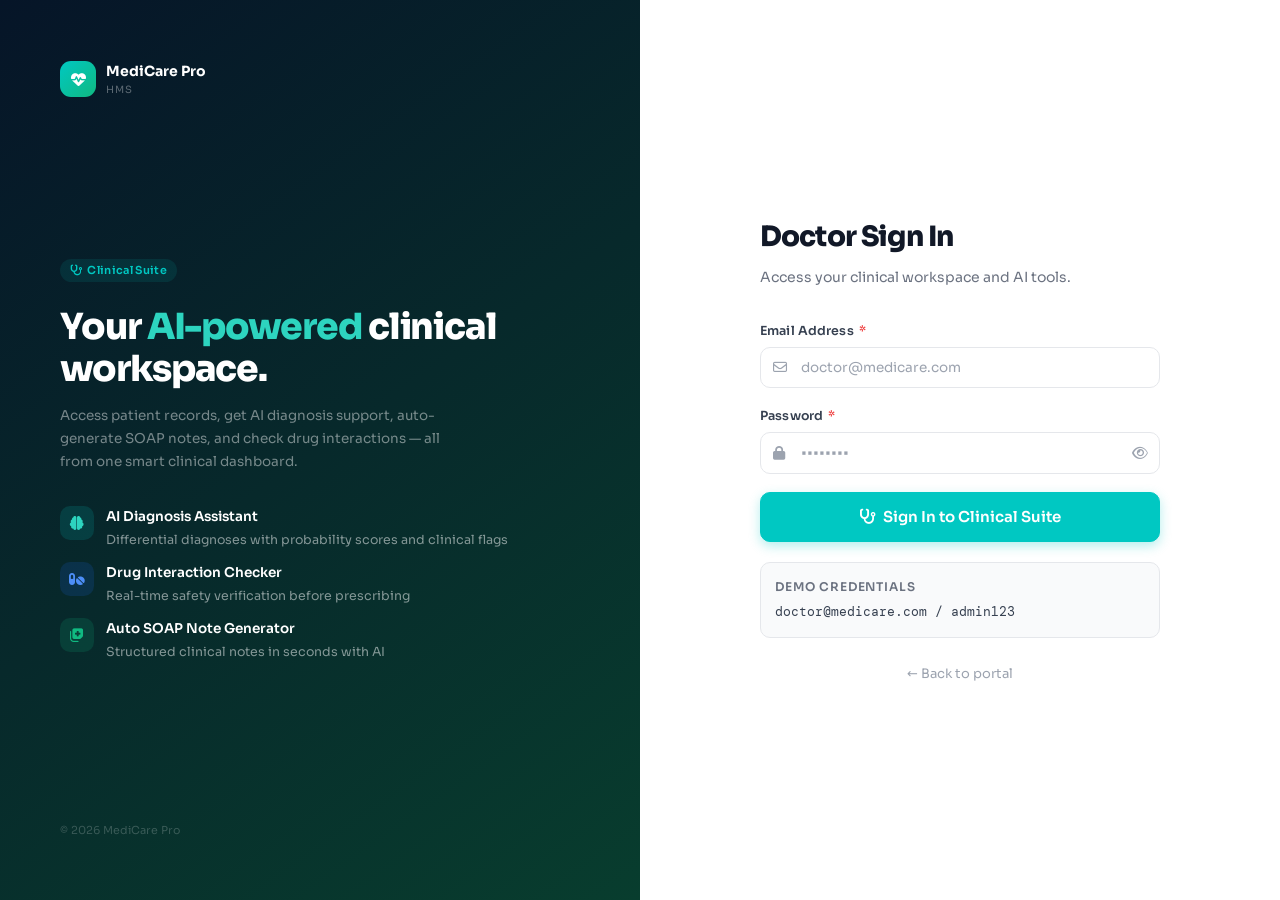
<file: doctor/login.html>
<!DOCTYPE html>
<html lang="en">
<head>
  <meta charset="UTF-8">
  <meta name="viewport" content="width=device-width, initial-scale=1.0">
  <title>Doctor Login | MediCare Pro</title>
  <link href="https://fonts.googleapis.com/css2?family=Sora:wght@300;400;500;600;700;800&family=DM+Mono:wght@400;500&display=swap" rel="stylesheet">
  <link rel="stylesheet" href="https://cdnjs.cloudflare.com/ajax/libs/font-awesome/6.5.2/css/all.min.css">
  <link rel="stylesheet" href="../assets/css/styles.css">
</head>
<body>
<div class="login-shell">
  <div class="login-left" style="background:linear-gradient(145deg,#061528 0%,#083d2e 100%);">
    <a href="../index.html" style="display:flex;align-items:center;gap:10px;">
      <div style="width:36px;height:36px;background:linear-gradient(135deg,#00c8c2,#10b981);border-radius:11px;display:grid;place-items:center;color:white;font-size:15px;"><i class="fa-solid fa-heart-pulse"></i></div>
      <div><strong style="color:white;font-size:14px;font-weight:700;">MediCare Pro</strong><small style="display:block;font-size:10px;color:rgba(255,255,255,0.35);text-transform:uppercase;letter-spacing:0.1em;">HMS</small></div>
    </a>
    <div class="login-left-content">
      <span class="tag teal" style="width:fit-content;"><i class="fa-solid fa-stethoscope"></i> Clinical Suite</span>
      <h2 class="login-left-title">Your <em style="color:var(--teal-400);">AI-powered</em> clinical workspace.</h2>
      <p style="font-size:13.5px;color:rgba(255,255,255,0.45);line-height:1.7;max-width:380px;">Access patient records, get AI diagnosis support, auto-generate SOAP notes, and check drug interactions — all from one smart clinical dashboard.</p>
      <div class="login-features">
        <div class="login-feature-item">
          <div class="login-feature-icon teal"><i class="fa-solid fa-brain"></i></div>
          <div class="login-feature-text">
            <strong>AI Diagnosis Assistant</strong>
            <span>Differential diagnoses with probability scores and clinical flags</span>
          </div>
        </div>
        <div class="login-feature-item">
          <div class="login-feature-icon blue"><i class="fa-solid fa-pills"></i></div>
          <div class="login-feature-text">
            <strong>Drug Interaction Checker</strong>
            <span>Real-time safety verification before prescribing</span>
          </div>
        </div>
        <div class="login-feature-item">
          <div class="login-feature-icon" style="background:rgba(16,185,129,0.15);color:#10b981;"><i class="fa-solid fa-notes-medical"></i></div>
          <div class="login-feature-text">
            <strong>Auto SOAP Note Generator</strong>
            <span>Structured clinical notes in seconds with AI</span>
          </div>
        </div>
      </div>
    </div>
    <p style="font-size:11px;color:rgba(255,255,255,0.2);">© 2026 MediCare Pro</p>
  </div>

  <div class="login-right">
    <div class="login-form-wrap">
      <div style="margin-bottom:32px;">
        <h1 class="login-form-title">Doctor Sign In</h1>
        <p class="login-form-sub">Access your clinical workspace and AI tools.</p>
      </div>

      <div id="error-msg" class="hidden" style="background:var(--red-100);border:1px solid var(--red-500);color:var(--red-500);padding:12px 16px;border-radius:10px;font-size:13.5px;margin-bottom:18px;display:flex;align-items:center;gap:8px;">
        <i class="fa-solid fa-circle-xmark"></i><span id="error-text"></span>
      </div>

      <form id="login-form" style="display:flex;flex-direction:column;gap:18px;">
        <div class="form-group">
          <label class="form-label">Email Address <span class="req">*</span></label>
          <div style="position:relative;">
            <i class="fa-regular fa-envelope" style="position:absolute;left:13px;top:50%;transform:translateY(-50%);color:var(--ink-400);font-size:14px;"></i>
            <input type="email" id="email" class="form-control" placeholder="doctor@medicare.com" style="padding-left:40px;" required>
          </div>
        </div>
        <div class="form-group">
          <label class="form-label">Password <span class="req">*</span></label>
          <div style="position:relative;">
            <i class="fa-solid fa-lock" style="position:absolute;left:13px;top:50%;transform:translateY(-50%);color:var(--ink-400);font-size:14px;"></i>
            <input type="password" id="password" class="form-control" placeholder="••••••••" style="padding-left:40px;" required>
            <button type="button" id="toggle-pass" style="position:absolute;right:12px;top:50%;transform:translateY(-50%);background:none;border:none;cursor:pointer;color:var(--ink-400);"><i class="fa-regular fa-eye"></i></button>
          </div>
        </div>
        <button type="submit" class="btn btn-teal btn-block btn-lg" id="login-btn">
          <i class="fa-solid fa-stethoscope"></i> Sign In to Clinical Suite
        </button>
      </form>

      <div style="margin-top:20px;padding:14px;background:var(--ink-50);border-radius:10px;border:1px solid var(--ink-200);">
        <p style="font-size:12px;font-weight:600;color:var(--ink-500);margin-bottom:6px;text-transform:uppercase;letter-spacing:0.07em;">Demo Credentials</p>
        <p style="font-size:13px;color:var(--ink-700);font-family:var(--font-mono);">doctor@medicare.com / admin123</p>
      </div>
      <div style="margin-top:24px;text-align:center;">
        <a href="../index.html" style="font-size:13px;color:var(--ink-400);">← Back to portal</a>
      </div>
    </div>
  </div>
</div>

<script src="../assets/js/medicare.js"></script>
<script>
  document.getElementById('toggle-pass').addEventListener('click', function() {
    const p = document.getElementById('password');
    const i = this.querySelector('i');
    p.type = p.type === 'password' ? 'text' : 'password';
    i.className = p.type === 'password' ? 'fa-regular fa-eye' : 'fa-regular fa-eye-slash';
  });

  document.getElementById('login-form').addEventListener('submit', async function(e) {
    e.preventDefault();
    const btn = document.getElementById('login-btn');
    document.getElementById('error-msg').classList.add('hidden');
    const email = document.getElementById('email').value.trim().toLowerCase();
    const password = document.getElementById('password').value;
    btn.disabled = true;
    btn.innerHTML = '<div class="ai-spinner" style="border:2px solid rgba(255,255,255,0.3);border-top-color:white;width:16px;height:16px;"></div> Signing in...';

    await new Promise(r => setTimeout(r, 600));
    if (email === 'doctor@medicare.com' && password === 'admin123') {
      MediCare.setUser({ id: 1, full_name: 'Dr. Arjun Mehta', email, role: 'doctor', specialization: 'General Physician' });
      window.location.href = 'dashboard.html'; return;
    }
    try {
      const res = await MediCare.API.post('login.php', { role: 'doctor', email, password });
      if (res.success) { MediCare.setUser(res.user); window.location.href = 'dashboard.html'; return; }
    } catch(err) {}

    document.getElementById('error-msg').classList.remove('hidden');
    document.getElementById('error-text').textContent = 'Use doctor@medicare.com / admin123';
    btn.disabled = false;
    btn.innerHTML = '<i class="fa-solid fa-stethoscope"></i> Sign In to Clinical Suite';
  });
</script>
</body>
</html>
</file>
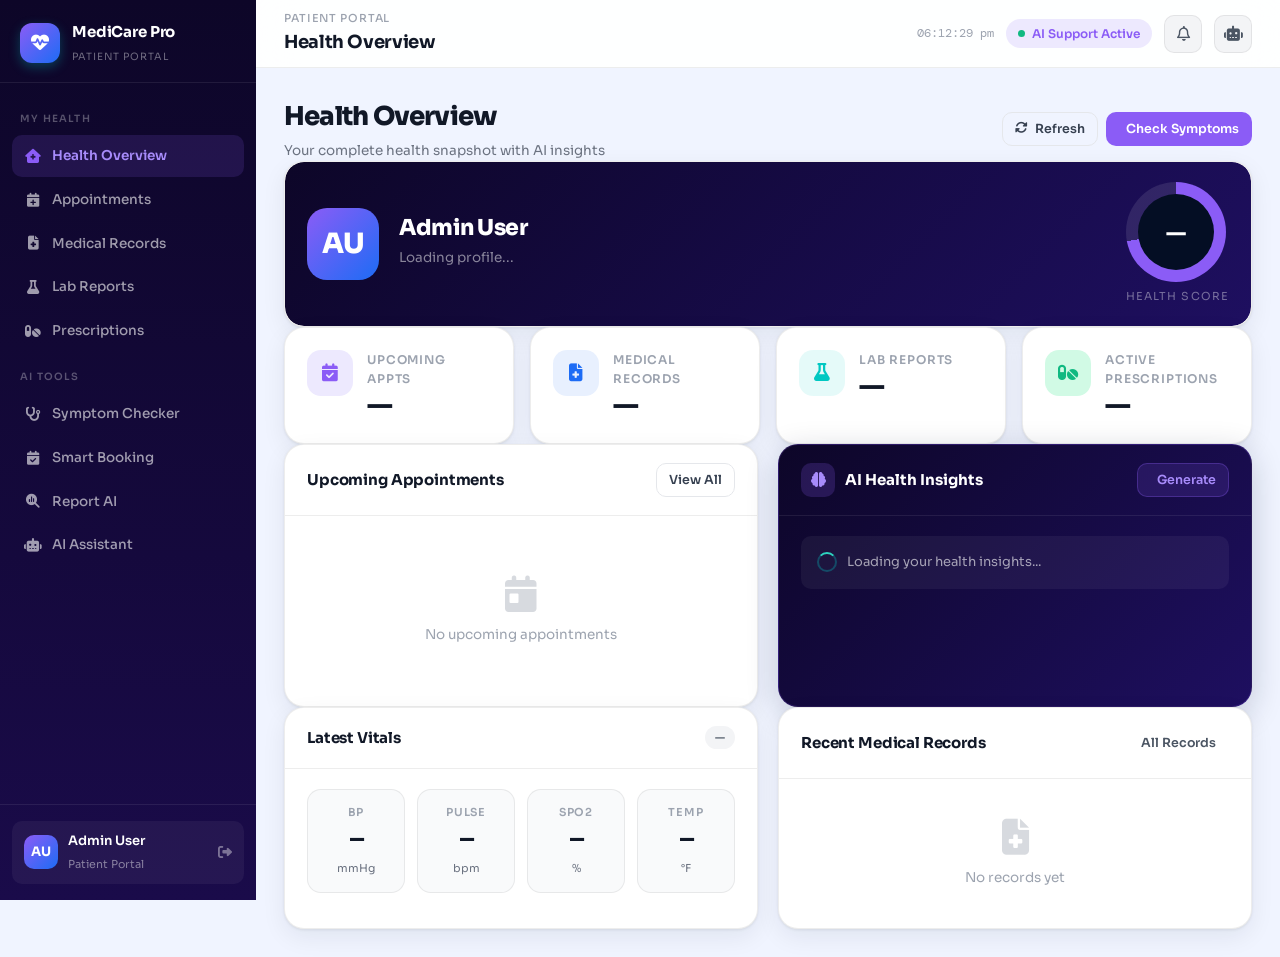
<file: patient/dashboard.html>
<!DOCTYPE html>
<html lang="en">
<head>
  <meta charset="UTF-8">
  <meta name="viewport" content="width=device-width, initial-scale=1.0">
  <title>Patient Dashboard | MediCare Pro</title>
  <link href="https://fonts.googleapis.com/css2?family=Sora:wght@300;400;500;600;700;800&family=DM+Mono:wght@400;500&display=swap" rel="stylesheet">
  <link rel="stylesheet" href="https://cdnjs.cloudflare.com/ajax/libs/font-awesome/6.5.2/css/all.min.css">
  <link rel="stylesheet" href="../assets/css/styles.css">
  <style>
    .sidebar { background: linear-gradient(180deg, #0d0628 0%, #1a0b4a 100%); }
    .sidebar-logo { background: linear-gradient(135deg, #8b5cf6, #1d6cf5); }
    .nav-link.active { background: rgba(139,92,246,0.15); color: #a78bfa; }
    .nav-link.active i { color: var(--purple-500); }
    .ai-panel { background: linear-gradient(135deg, #0d0628 0%, #1e0f60 100%); border-color: rgba(139,92,246,0.2); }
    .ai-panel .ai-panel-icon { background: rgba(139,92,246,0.2); color: #a78bfa; }
    .ai-panel .ai-chip { background: rgba(139,92,246,0.15); color: #a78bfa; border-color: rgba(139,92,246,0.25); }
    .status-dot { color: var(--purple-500); background: var(--purple-100); }

    .health-score-ring {
      width: 100px; height: 100px;
      border-radius: 50%;
      background: conic-gradient(var(--purple-500) 0% 72%, rgba(255,255,255,0.1) 72%);
      display: grid; place-items: center;
      position: relative;
    }
    .health-score-ring::before {
      content: '';
      position: absolute;
      width: 76px; height: 76px;
      border-radius: 50%;
      background: var(--navy-950);
    }
    .health-score-value {
      position: relative;
      z-index: 1;
      font-size: 22px;
      font-weight: 800;
      color: white;
    }

    .report-item { display:flex;align-items:center;justify-content:space-between;padding:12px 0;border-bottom:1px solid var(--card-border); }
    .report-item:last-child { border-bottom:none; }
    .report-label { font-size:13.5px;font-weight:600;color:var(--ink-900); }
    .report-value { font-family:var(--font-mono);font-size:13px;font-weight:700; }

    .apt-card { padding:16px;background:var(--ink-50);border:1px solid var(--card-border);border-radius:var(--radius-md);margin-bottom:10px; }
    .apt-card:last-child { margin-bottom:0; }

    .symptom-chip { padding:8px 14px;border-radius:var(--radius-full);font-size:13px;font-weight:600;border:1.5px solid var(--ink-200);background:white;cursor:pointer;transition:all .15s; }
    .symptom-chip:hover, .symptom-chip.selected { background:var(--purple-500);color:white;border-color:var(--purple-500); }

    .med-item { display:flex;align-items:center;gap:14px;padding:13px 0;border-bottom:1px solid var(--card-border); }
    .med-item:last-child { border-bottom:none; }
    .med-icon { width:38px;height:38px;border-radius:11px;display:grid;place-items:center;font-size:16px;flex-shrink:0; }
    .timeline-item { display:flex;gap:14px;padding-bottom:16px;position:relative; }
    .timeline-item::before { content:'';position:absolute;left:15px;top:34px;bottom:0;width:1px;background:var(--card-border); }
    .timeline-item:last-child::before { display:none; }
    .timeline-dot { width:32px;height:32px;border-radius:50%;display:grid;place-items:center;font-size:13px;flex-shrink:0; }
  </style>
</head>
<body>
<div class="app-shell">

  <!-- ── SIDEBAR ── -->
  <aside class="sidebar">
    <div class="sidebar-brand">
      <a href="../index.html" style="display:contents;">
        <div class="sidebar-logo"><i class="fa-solid fa-heart-pulse"></i></div>
        <div class="sidebar-brand-text"><strong>MediCare Pro</strong><small>Patient Portal</small></div>
      </a>
    </div>
    <nav class="sidebar-nav">
      <span class="nav-section-label">My Health</span>
      <a class="nav-link active" onclick="showSection('overview')"><i class="fa-solid fa-house-medical"></i> Health Overview</a>
      <a class="nav-link" onclick="showSection('appointments')"><i class="fa-solid fa-calendar-plus"></i> Appointments</a>
      <a class="nav-link" onclick="showSection('records')"><i class="fa-solid fa-file-medical"></i> Medical Records</a>
      <a class="nav-link" onclick="showSection('reports')"><i class="fa-solid fa-flask"></i> Lab Reports</a>
      <a class="nav-link" onclick="showSection('prescriptions')"><i class="fa-solid fa-pills"></i> Prescriptions</a>
      <span class="nav-section-label">AI Tools</span>
      <a class="nav-link" onclick="showSection('symptom-checker')"><i class="fa-solid fa-stethoscope"></i> Symptom Checker</a>
      <a class="nav-link" onclick="showSection('ai-booking')"><i class="fa-solid fa-calendar-check"></i> Smart Booking</a>
      <a class="nav-link" onclick="showSection('ai-reports')"><i class="fa-solid fa-magnifying-glass-chart"></i> Report AI</a>
      <a class="nav-link" onclick="showSection('ai-chat')"><i class="fa-solid fa-robot"></i> AI Assistant</a>
    </nav>
    <div class="sidebar-bottom">
      <div class="sidebar-user">
        <div class="sidebar-user-avatar" data-user-initials style="background:linear-gradient(135deg,#8b5cf6,#1d6cf5);">PV</div>
        <div class="sidebar-user-info"><strong data-user-name>Patient</strong><small>Patient Portal</small></div>
        <button onclick="MediCare.logout()" style="margin-left:auto;background:none;border:none;color:rgba(255,255,255,0.4);cursor:pointer;font-size:14px;"><i class="fa-solid fa-right-from-bracket"></i></button>
      </div>
    </div>
  </aside>

  <!-- ── TOPBAR ── -->
  <header class="topbar">
    <div class="topbar-left">
      <span class="topbar-breadcrumb" id="breadcrumb">Patient Portal</span>
      <span class="topbar-title" id="page-title">Health Overview</span>
    </div>
    <div class="topbar-right">
      <span style="font-family:var(--font-mono);font-size:12px;color:var(--ink-400);" data-clock></span>
      <div class="status-dot">AI Support Active</div>
      <button class="topbar-btn" onclick="MediCare.toggleNotifications('patient')" title="Notifications"><i class="fa-regular fa-bell"></i><span class="badge" id="notif-badge" style="display:none;">0</span></button>
      <button class="topbar-btn" onclick="showSection('ai-chat')"><i class="fa-solid fa-robot"></i></button>
    </div>
  </header>

  <!-- ── MAIN ── -->
  <main class="main-content">

    <!-- ═══════════ OVERVIEW ═══════════ -->
    <section id="sec-overview">
      <div class="page-header">
        <div><h1>Health Overview</h1><p>Your complete health snapshot with AI insights</p></div>
        <div style="display:flex;gap:8px;">
          <button class="btn btn-outline btn-sm" onclick="loadPatientProfile()"><i class="fa-solid fa-rotate"></i> Refresh</button>
          <button class="btn btn-sm" style="background:var(--purple-500);color:white;" onclick="showSection('symptom-checker')"><i class="fa-solid fa-sparkles"></i> Check Symptoms</button>
        </div>
      </div>

      <!-- Profile Hero -->
      <div class="panel">
        <div class="panel-body" style="background:linear-gradient(135deg,#0d0628,#1e0f60);border-radius:calc(var(--radius-lg) - 1px);">
          <div style="display:flex;align-items:center;gap:20px;flex-wrap:wrap;">
            <div style="width:72px;height:72px;border-radius:20px;background:linear-gradient(135deg,#8b5cf6,#1d6cf5);display:grid;place-items:center;color:white;font-size:28px;font-weight:800;flex-shrink:0;" data-user-initials>PV</div>
            <div style="flex:1;">
              <h2 style="font-size:22px;font-weight:800;color:white;letter-spacing:-.02em;" data-user-name>Patient</h2>
              <p style="color:rgba(255,255,255,0.5);font-size:13.5px;margin-top:2px;" id="patient-meta">Loading profile...</p>
              <div style="display:flex;gap:6px;margin-top:10px;flex-wrap:wrap;" id="patient-tags"></div>
            </div>
            <div id="mini-vitals" style="display:flex;gap:12px;flex-wrap:wrap;"></div>
            <div style="text-align:center;">
              <div class="health-score-ring"><span class="health-score-value" id="health-score">—</span></div>
              <div style="font-size:11px;color:rgba(255,255,255,0.4);margin-top:6px;text-transform:uppercase;letter-spacing:0.1em;">Health Score</div>
            </div>
          </div>
        </div>
      </div>

      <!-- Stats Row -->
      <div class="stats-grid" style="grid-template-columns:repeat(4,1fr);">
        <div class="stat-card"><div class="stat-icon purple"><i class="fa-solid fa-calendar-check"></i></div><div class="stat-body"><div class="stat-label">Upcoming Appts</div><div class="stat-value" id="ov-apts">—</div></div></div>
        <div class="stat-card"><div class="stat-icon blue"><i class="fa-solid fa-file-medical"></i></div><div class="stat-body"><div class="stat-label">Medical Records</div><div class="stat-value" id="ov-records">—</div></div></div>
        <div class="stat-card"><div class="stat-icon teal"><i class="fa-solid fa-flask"></i></div><div class="stat-body"><div class="stat-label">Lab Reports</div><div class="stat-value" id="ov-labs">—</div></div></div>
        <div class="stat-card"><div class="stat-icon green"><i class="fa-solid fa-pills"></i></div><div class="stat-body"><div class="stat-label">Active Prescriptions</div><div class="stat-value" id="ov-rx">—</div></div></div>
      </div>

      <div class="content-grid cols-2">
        <!-- Upcoming Appointments -->
        <div class="panel">
          <div class="panel-header">
            <div class="panel-title">Upcoming Appointments</div>
            <button class="btn btn-outline btn-sm" onclick="showSection('appointments')">View All</button>
          </div>
          <div class="panel-body" id="upcoming-apts">
            <div class="empty-state"><i class="fa-solid fa-calendar-day"></i><p>No upcoming appointments</p></div>
          </div>
        </div>

        <!-- AI Health Insights -->
        <div class="ai-panel">
          <div class="ai-panel-header">
            <div class="ai-panel-title"><div class="ai-panel-icon"><i class="fa-solid fa-brain"></i></div>AI Health Insights</div>
            <button class="btn btn-sm" style="background:rgba(139,92,246,0.15);color:#a78bfa;border:1px solid rgba(139,92,246,0.3);" onclick="runHealthInsights()"><i class="fa-solid fa-sparkles"></i> Generate</button>
          </div>
          <div class="ai-panel-body" id="health-insights">
            <div class="ai-loading"><div class="ai-spinner"></div>Loading your health insights...</div>
          </div>
        </div>
      </div>

      <div class="content-grid cols-2">
        <!-- Latest Vitals -->
        <div class="panel">
          <div class="panel-header"><div class="panel-title">Latest Vitals</div><span class="tag neutral" id="vitals-date">—</span></div>
          <div class="panel-body">
            <div class="vitals-grid" id="vitals-display">
              <div class="vital-item"><div class="vital-label">BP</div><div class="vital-value">—</div><div class="vital-unit">mmHg</div></div>
              <div class="vital-item"><div class="vital-label">Pulse</div><div class="vital-value">—</div><div class="vital-unit">bpm</div></div>
              <div class="vital-item"><div class="vital-label">SpO2</div><div class="vital-value">—</div><div class="vital-unit">%</div></div>
              <div class="vital-item"><div class="vital-label">Temp</div><div class="vital-value">—</div><div class="vital-unit">°F</div></div>
            </div>
          </div>
        </div>

        <!-- Recent Records -->
        <div class="panel">
          <div class="panel-header"><div class="panel-title">Recent Medical Records</div><button class="btn btn-ghost btn-sm" onclick="showSection('records')">All Records</button></div>
          <div class="panel-body" style="padding:0;" id="recent-records-body">
            <div class="empty-state"><i class="fa-solid fa-file-medical"></i><p>No records yet</p></div>
          </div>
        </div>
      </div>
    </section>

    <!-- ═══════════ APPOINTMENTS ═══════════ -->
    <section id="sec-appointments" class="hidden">
      <div class="page-header"><div><h1>My Appointments</h1><p>Manage all your consultations</p></div>
        <button class="btn btn-sm" style="background:var(--purple-500);color:white;" onclick="showSection('ai-booking')"><i class="fa-solid fa-sparkles"></i> Smart Book</button>
      </div>
      <div class="panel">
        <div class="panel-body" style="padding:0;">
          <table class="data-table">
            <thead><tr><th>Token</th><th>Doctor</th><th>Department</th><th>Date & Time</th><th>Type</th><th>Status</th><th>Action</th></tr></thead>
            <tbody id="pat-apts-body"><tr><td colspan="7" style="text-align:center;padding:32px;color:var(--ink-400);">Loading...</td></tr></tbody>
          </table>
        </div>
      </div>
    </section>

    <!-- ═══════════ MEDICAL RECORDS ═══════════ -->
    <section id="sec-records" class="hidden">
      <div class="page-header"><div><h1>Medical Records</h1><p>Your complete clinical history</p></div></div>
      <div id="records-timeline" style="display:flex;flex-direction:column;gap:0;">
        <div class="empty-state" style="padding:60px;"><i class="fa-solid fa-file-medical"></i><p>No medical records found</p></div>
      </div>
    </section>

    <!-- ═══════════ LAB REPORTS ═══════════ -->
    <section id="sec-reports" class="hidden">
      <div class="page-header"><div><h1>Lab Reports</h1><p>Your test results and AI interpretations</p></div>
        <button class="btn btn-sm" style="background:var(--purple-500);color:white;" onclick="showSection('ai-reports')"><i class="fa-solid fa-sparkles"></i> AI Summarize</button>
      </div>
      <div class="panel">
        <div class="panel-body" style="padding:0;">
          <table class="data-table">
            <thead><tr><th>Report Type</th><th>Ordered By</th><th>Date</th><th>Remarks</th><th>AI Interpretation</th></tr></thead>
            <tbody id="labs-body"><tr><td colspan="5" style="text-align:center;padding:32px;color:var(--ink-400);">Loading...</td></tr></tbody>
          </table>
        </div>
      </div>
    </section>

    <!-- ═══════════ PRESCRIPTIONS ═══════════ -->
    <section id="sec-prescriptions" class="hidden">
      <div class="page-header"><div><h1>Prescriptions</h1><p>Your medicines and dosage schedule</p></div>
        <button class="btn btn-sm" style="background:var(--purple-500);color:white;" onclick="runMedReminder()"><i class="fa-solid fa-bell"></i> AI Reminder Schedule</button>
      </div>
      <div class="content-grid cols-2">
        <div class="panel">
          <div class="panel-header"><div class="panel-title">Active Prescriptions</div></div>
          <div class="panel-body" id="rx-list-body">
            <div class="empty-state"><i class="fa-solid fa-pills"></i><p>No prescriptions found</p></div>
          </div>
        </div>
        <div class="ai-panel" id="med-reminder-panel">
          <div class="ai-panel-header"><div class="ai-panel-title"><div class="ai-panel-icon"><i class="fa-solid fa-bell"></i></div>AI Medication Reminders</div></div>
          <div class="ai-panel-body" id="med-reminder-content"><div class="ai-loading"><div class="ai-spinner"></div>Click "AI Reminder Schedule" to generate</div></div>
        </div>
      </div>
    </section>

    <!-- ═══════════ SYMPTOM CHECKER ═══════════ -->
    <section id="sec-symptom-checker" class="hidden">
      <div class="page-header"><div><h1>AI Symptom Checker</h1><p>Get guidance on your symptoms</p></div></div>
      <div class="content-grid cols-2">
        <div class="ai-panel">
          <div class="ai-panel-header"><div class="ai-panel-title"><div class="ai-panel-icon"><i class="fa-solid fa-stethoscope"></i></div>Describe Your Symptoms</div></div>
          <div class="ai-panel-body">
            <div class="form-group" style="margin-bottom:16px;"><label class="form-label" style="color:rgba(255,255,255,0.7);">What are you experiencing?</label><textarea class="form-control" id="sym-text" style="background:rgba(255,255,255,0.08);border-color:rgba(255,255,255,0.15);color:white;" rows="4" placeholder="Describe how you feel, when it started, how severe it is..."></textarea></div>
            <div style="margin-bottom:16px;">
              <div style="font-size:12px;color:rgba(255,255,255,0.5);font-weight:600;text-transform:uppercase;letter-spacing:.1em;margin-bottom:10px;">Quick Select</div>
              <div style="display:flex;flex-wrap:wrap;gap:8px;" id="symptom-chips">
                <span class="symptom-chip" onclick="toggleChip(this)">Fever</span>
                <span class="symptom-chip" onclick="toggleChip(this)">Headache</span>
                <span class="symptom-chip" onclick="toggleChip(this)">Chest Pain</span>
                <span class="symptom-chip" onclick="toggleChip(this)">Cough</span>
                <span class="symptom-chip" onclick="toggleChip(this)">Fatigue</span>
                <span class="symptom-chip" onclick="toggleChip(this)">Nausea</span>
                <span class="symptom-chip" onclick="toggleChip(this)">Breathlessness</span>
                <span class="symptom-chip" onclick="toggleChip(this)">Joint Pain</span>
                <span class="symptom-chip" onclick="toggleChip(this)">Dizziness</span>
                <span class="symptom-chip" onclick="toggleChip(this)">Stomach Pain</span>
              </div>
            </div>
            <div class="form-grid cols-2" style="margin-bottom:16px;">
              <div class="form-group"><label class="form-label" style="color:rgba(255,255,255,0.7);">Duration</label><input class="form-control" id="sym-duration" style="background:rgba(255,255,255,0.08);border-color:rgba(255,255,255,0.15);color:white;" placeholder="e.g. 2 days"></div>
              <div class="form-group"><label class="form-label" style="color:rgba(255,255,255,0.7);">Severity (1-10)</label><input class="form-control" id="sym-severity" type="number" min="1" max="10" style="background:rgba(255,255,255,0.08);border-color:rgba(255,255,255,0.15);color:white;" placeholder="5"></div>
            </div>
            <button class="btn w-full" style="background:var(--purple-500);color:white;border-color:var(--purple-500);" onclick="runSymptomChecker()"><i class="fa-solid fa-sparkles"></i> Check Symptoms with AI</button>
          </div>
        </div>
        <div class="ai-panel" id="symptom-output">
          <div class="ai-panel-header"><div class="ai-panel-title"><div class="ai-panel-icon"><i class="fa-solid fa-list-check"></i></div>AI Assessment</div></div>
          <div class="ai-panel-body"><div style="text-align:center;padding:20px;color:rgba(255,255,255,0.4);"><i class="fa-solid fa-stethoscope" style="font-size:32px;opacity:.3;display:block;margin-bottom:12px;"></i>Describe your symptoms and click Check</div></div>
        </div>
      </div>
    </section>

    <!-- ═══════════ SMART BOOKING ═══════════ -->
    <section id="sec-ai-booking" class="hidden">
      <div class="page-header"><div><h1>Smart Appointment Booking</h1><p>AI guides you to the right doctor</p></div></div>
      <div class="content-grid cols-2">
        <div class="ai-panel">
          <div class="ai-panel-header"><div class="ai-panel-title"><div class="ai-panel-icon"><i class="fa-solid fa-calendar-plus"></i></div>Book via AI</div></div>
          <div class="ai-panel-body">
            <div class="form-grid" style="gap:14px;">
              <div class="form-group"><label class="form-label" style="color:rgba(255,255,255,0.7);">Your Main Concern</label><textarea class="form-control" id="book-concern" style="background:rgba(255,255,255,0.08);border-color:rgba(255,255,255,0.15);color:white;" rows="3" placeholder="What health issue are you facing?"></textarea></div>
              <div class="form-group"><label class="form-label" style="color:rgba(255,255,255,0.7);">Urgency</label>
                <select class="form-control" id="book-urgency" style="background:rgba(255,255,255,0.08);border-color:rgba(255,255,255,0.15);color:white;">
                  <option value="routine">Routine checkup</option>
                  <option value="soon">Need to see doctor soon</option>
                  <option value="urgent">Urgent — within 24 hours</option>
                  <option value="emergency">Emergency</option>
                </select>
              </div>
              <div class="form-group"><label class="form-label" style="color:rgba(255,255,255,0.7);">Preferred Date</label><input type="date" class="form-control" id="book-date" style="background:rgba(255,255,255,0.08);border-color:rgba(255,255,255,0.15);color:white;"></div>
            </div>
            <button class="btn w-full" style="margin-top:16px;background:var(--purple-500);color:white;" onclick="runSmartBooking()"><i class="fa-solid fa-sparkles"></i> Get AI Recommendation</button>
          </div>
        </div>

        <div class="ai-panel" id="booking-output">
          <div class="ai-panel-header"><div class="ai-panel-title"><div class="ai-panel-icon"><i class="fa-solid fa-calendar-check"></i></div>AI Booking Recommendation</div></div>
          <div class="ai-panel-body"><div style="text-align:center;padding:20px;color:rgba(255,255,255,0.4);"><i class="fa-solid fa-calendar-check" style="font-size:32px;opacity:.3;display:block;margin-bottom:12px;"></i>Describe your concern to get a recommendation</div></div>
        </div>
      </div>

      <!-- Doctor Selection -->
      <div class="panel">
        <div class="panel-header"><div class="panel-title">Available Doctors</div><div class="panel-subtitle">Select a doctor to book</div></div>
        <div class="panel-body" id="doctors-booking-grid" style="display:grid;grid-template-columns:repeat(3,1fr);gap:16px;">
          <div class="empty-state" style="grid-column:span 3;"><i class="fa-solid fa-user-doctor"></i><p>Loading doctors...</p></div>
        </div>
      </div>
    </section>

    <!-- ═══════════ REPORT AI ═══════════ -->
    <section id="sec-ai-reports" class="hidden">
      <div class="page-header"><div><h1>AI Report Summarizer</h1><p>Understand your lab reports in simple language</p></div></div>
      <div class="content-grid cols-2">
        <div class="ai-panel">
          <div class="ai-panel-header"><div class="ai-panel-title"><div class="ai-panel-icon"><i class="fa-solid fa-flask"></i></div>Enter Lab Values</div></div>
          <div class="ai-panel-body">
            <p style="font-size:12.5px;color:rgba(255,255,255,0.5);margin-bottom:14px;">Enter your lab test results (copy from your report).</p>
            <textarea class="form-control" id="report-text" style="background:rgba(255,255,255,0.08);border-color:rgba(255,255,255,0.15);color:white;min-height:200px;" placeholder="e.g.&#10;Hemoglobin: 11.2 g/dL&#10;WBC: 9000 /μL&#10;Platelets: 150000 /μL&#10;LDL Cholesterol: 162 mg/dL&#10;Fasting Blood Sugar: 104 mg/dL&#10;Serum Creatinine: 0.9 mg/dL"></textarea>
            <button class="btn w-full" style="margin-top:14px;background:var(--purple-500);color:white;" onclick="runReportSummarizer()"><i class="fa-solid fa-wand-magic-sparkles"></i> Summarize My Report</button>
          </div>
        </div>
        <div class="ai-panel" id="report-output">
          <div class="ai-panel-header"><div class="ai-panel-title"><div class="ai-panel-icon"><i class="fa-solid fa-magnifying-glass-chart"></i></div>AI Summary</div></div>
          <div class="ai-panel-body"><div style="text-align:center;padding:20px;color:rgba(255,255,255,0.4);"><i class="fa-solid fa-flask" style="font-size:32px;opacity:.3;display:block;margin-bottom:12px;"></i>Paste your report values and click Summarize</div></div>
        </div>
      </div>
    </section>

    <!-- ═══════════ AI CHAT ═══════════ -->
    <section id="sec-ai-chat" class="hidden">
      <div class="page-header"><div><h1>AI Health Assistant</h1><p>Your personal 24/7 health companion</p></div></div>
      <div class="ai-panel" style="max-width:800px;">
        <div class="ai-panel-header">
          <div class="ai-panel-title"><div class="ai-panel-icon"><i class="fa-solid fa-robot"></i></div>Personal Health AI</div>
          <div class="ai-chip"><i class="fa-solid fa-circle" style="font-size:7px;"></i> Online</div>
        </div>
        <div style="padding:0;" id="patient-chat-container">
          <div class="chat-container">
            <div class="chat-messages" id="patient-chat-messages"></div>
            <div class="chat-input-area">
              <input class="chat-input" id="patient-chat-input" placeholder="Ask about your health, symptoms, medications, or get appointment advice...">
              <button class="chat-send-btn" id="patient-chat-send"><i class="fa-solid fa-paper-plane"></i></button>
            </div>
          </div>
        </div>
      </div>
    </section>

  </main>
</div>

<!-- Book Appointment Modal -->
<div class="modal-overlay hidden" id="modal-book-apt">
  <div class="modal">
    <div class="modal-header"><div class="modal-title">Book Appointment</div><button class="modal-close" onclick="MediCare.closeModal('modal-book-apt')"><i class="fa-solid fa-xmark"></i></button></div>
    <div class="modal-body">
      <div class="form-grid cols-2">
        <div class="form-group"><label class="form-label">Doctor</label><select class="form-control" id="apt-doctor" style="grid-column:span 2;"></select></div>
        <div class="form-group"><label class="form-label">Date <span class="req">*</span></label><input type="date" class="form-control" id="apt-date"></div>
        <div class="form-group"><label class="form-label">Time <span class="req">*</span></label><input type="time" class="form-control" id="apt-time"></div>
        <div class="form-group" style="grid-column:span 2;"><label class="form-label">Type</label><select class="form-control" id="apt-type"><option>OPD</option><option>Follow-up</option><option>Emergency</option><option>Telemedicine</option></select></div>
        <div class="form-group" style="grid-column:span 2;"><label class="form-label">Chief Complaint</label><input class="form-control" id="apt-complaint" placeholder="Main reason for visit"></div>
        <div class="form-group" style="grid-column:span 2;"><label class="form-label">Symptoms</label><textarea class="form-control" id="apt-symptoms" rows="2" placeholder="Describe your symptoms..."></textarea></div>
      </div>
    </div>
    <div class="modal-footer">
      <button class="btn btn-outline" onclick="MediCare.closeModal('modal-book-apt')">Cancel</button>
      <button class="btn" style="background:var(--purple-500);color:white;" onclick="bookAppointment()"><i class="fa-solid fa-calendar-plus"></i> Confirm Booking</button>
    </div>
  </div>
</div>

<script src="../assets/js/medicare.js"></script>
<script>
const sections = ['overview','appointments','records','reports','prescriptions','symptom-checker','ai-booking','ai-reports','ai-chat'];
const sectionTitles = { overview:'Health Overview', appointments:'My Appointments', records:'Medical Records', reports:'Lab Reports', prescriptions:'Prescriptions', 'symptom-checker':'Symptom Checker', 'ai-booking':'Smart Booking', 'ai-reports':'Report AI', 'ai-chat':'AI Assistant' };
let user = null;
let selectedSymptoms = [];

function showSection(name) {
  sections.forEach(s => { const el = document.getElementById('sec-' + s); if(el) el.classList.toggle('hidden', s !== name); });
  document.querySelectorAll('.nav-link').forEach(l => l.classList.remove('active'));
  const active = [...document.querySelectorAll('.nav-link')].find(l => l.getAttribute('onclick')?.includes(`'${name}'`));
  if (active) active.classList.add('active');
  document.getElementById('page-title').textContent = sectionTitles[name] || name;
  if (name === 'appointments') loadPatientAppointments();
  if (name === 'records') loadPatientRecords();
  if (name === 'reports') loadPatientLabs();
  if (name === 'prescriptions') loadPatientRx();
  if (name === 'ai-booking') loadDoctorsForBooking();
}

function toggleChip(el) {
  el.classList.toggle('selected');
  const sym = el.textContent;
  if (el.classList.contains('selected')) selectedSymptoms.push(sym);
  else selectedSymptoms = selectedSymptoms.filter(s => s !== sym);
}

// ── Load Patient Profile ─────────────────────────
async function loadPatientProfile() {
  if (!user?.id) return;
  const res = await MediCare.API.get('medical.php', { action: 'patient', patient_id: user.id });
  if (!res.success) return;

  const p = res.patient;
  const ov = res.upcoming_apts || [];
  const recs = res.recent_records || [];

  document.getElementById('patient-meta').textContent = [p?.gender, p?.blood_group ? 'Blood: ' + p.blood_group : '', p?.dob ? 'DOB: ' + MediCare.formatDate(p.dob) : ''].filter(Boolean).join(' · ');

  const tags = [];
  if (p?.blood_group) tags.push(`<span class="tag red">${p.blood_group}</span>`);
  if (p?.allergies) tags.push(`<span class="tag amber">Allergies</span>`);
  if (p?.insurance_provider) tags.push(`<span class="tag teal">${p.insurance_provider}</span>`);
  document.getElementById('patient-tags').innerHTML = tags.join('');

  // Stats — use counts returned directly from API
  document.getElementById('ov-apts').textContent    = ov.length;
  document.getElementById('ov-records').textContent = recs.length;
  document.getElementById('ov-labs').textContent    = res.labs_count ?? 0;
  document.getElementById('ov-rx').textContent      = res.rx_count   ?? 0;

  // Upcoming apts
  if (ov.length) {
    document.getElementById('upcoming-apts').innerHTML = ov.map(a => `
      <div class="apt-card">
        <div style="display:flex;align-items:center;justify-content:space-between;">
          <div>
            <div style="font-size:15px;font-weight:700;color:var(--ink-900);">${a.doctor_name}</div>
            <div style="font-size:12.5px;color:var(--ink-400);">${a.department || '—'}</div>
          </div>
          ${MediCare.statusTag(a.status)}
        </div>
        <div style="margin-top:10px;display:flex;gap:8px;align-items:center;">
          <span class="tag blue"><i class="fa-regular fa-calendar"></i> ${MediCare.formatDate(a.appointment_date)}</span>
          <span class="tag teal"><i class="fa-regular fa-clock"></i> ${MediCare.formatTime(a.appointment_time)}</span>
        </div>
      </div>`).join('');
  }

  // Vitals
  if (res.latest_vitals) {
    const v = res.latest_vitals;
    document.getElementById('vitals-date').textContent = MediCare.timeAgo(v.recorded_at);
    document.getElementById('vitals-display').innerHTML = [
      { label:'BP', value: v.blood_pressure_systolic ? `${v.blood_pressure_systolic}/${v.blood_pressure_diastolic}` : '—', unit:'mmHg', status: v.blood_pressure_systolic > 140 ? 'warning' : 'normal' },
      { label:'Pulse', value: v.pulse_rate || '—', unit:'bpm', status: v.pulse_rate > 100 ? 'warning' : 'normal' },
      { label:'SpO2', value: v.spo2 ? v.spo2+'%' : '—', unit:'', status: v.spo2 < 95 ? 'critical' : 'normal' },
      { label:'Temp', value: v.temperature || '—', unit:'°F', status: v.temperature > 103 ? 'warning' : 'normal' },
    ].map(vi => `<div class="vital-item"><div class="vital-label">${vi.label}</div><div class="vital-value">${vi.value}</div><div class="vital-unit">${vi.unit}</div>${vi.value !== '—' ? `<span class="vital-status ${vi.status}">${vi.status}</span>` : ''}</div>`).join('');
  }

  // Mini vitals in hero
  if (res.latest_vitals) {
    const v = res.latest_vitals;
    document.getElementById('mini-vitals').innerHTML = [
      { label:'BP', value: v.blood_pressure_systolic ? `${v.blood_pressure_systolic}/${v.blood_pressure_diastolic}` : '—' },
      { label:'Pulse', value: v.pulse_rate || '—' },
      { label:'SpO2', value: v.spo2 ? v.spo2+'%' : '—' },
    ].map(vi => `<div style="text-align:center;padding:12px 16px;background:rgba(255,255,255,0.06);border-radius:12px;"><div style="font-size:10px;color:rgba(255,255,255,0.4);font-weight:600;text-transform:uppercase;letter-spacing:.1em;">${vi.label}</div><div style="font-size:18px;font-weight:800;color:white;font-family:var(--font-mono);">${vi.value}</div></div>`).join('');
  }

  // Recent records
  if (recs.length) {
    document.getElementById('recent-records-body').innerHTML = `<table class="data-table">
      <thead><tr><th>Diagnosis</th><th>Doctor</th><th>Risk</th><th>Date</th></tr></thead>
      <tbody>${recs.map(r => `<tr><td style="font-weight:600;">${r.diagnosis||'—'}</td><td>${r.doctor_name}</td><td>${MediCare.statusTag(r.ai_risk_level||'Low')}</td><td style="font-size:12px;">${MediCare.formatDate(r.created_at)}</td></tr>`).join('')}</tbody>
    </table>`;
  }

  runHealthInsights();
}

// ── AI Features ───────────────────────────────────
async function runHealthInsights() {
  document.getElementById('health-insights').innerHTML = '<div class="ai-loading"><div class="ai-spinner"></div>Generating your health insights...</div>';
  const res = await MediCare.aiRequest('patient', 'health_insights', { patient: user?.full_name, age: 34, conditions: 'Hypertension', last_bp: '128/84', last_checkup: '3 months ago' });
  if (!res.success || !res.data) { document.getElementById('health-insights').innerHTML = '<p style="color:rgba(255,255,255,0.4);font-size:13px;">Insights unavailable. Check API.</p>'; return; }
  const d = res.data;
  document.getElementById('health-score').textContent = d.health_score || '72';
  document.getElementById('health-insights').innerHTML = `
    ${(d.risk_areas||[]).length ? `<div class="ai-insight-item" style="margin-bottom:10px;"><div class="ai-insight-icon">⚠️</div><div class="ai-insight-text"><strong>Watch:</strong> ${d.risk_areas.join(', ')}</div></div>` : ''}
    ${(d.recommendations||[]).map(r => `<div class="ai-insight-item" style="margin-bottom:8px;"><div class="ai-insight-icon">✅</div><div class="ai-insight-text">${r}</div></div>`).join('')}
    ${d.next_checkup ? `<div class="ai-insight-item"><div class="ai-insight-icon">📅</div><div class="ai-insight-text"><strong>Next Checkup:</strong> ${d.next_checkup}</div></div>` : ''}`;
}

async function runSymptomChecker() {
  const el = document.getElementById('symptom-output');
  el.querySelector('.ai-panel-body').innerHTML = '<div class="ai-loading"><div class="ai-spinner"></div>Analyzing symptoms...</div>';
  const all = [...selectedSymptoms, document.getElementById('sym-text').value].filter(Boolean).join(', ');
  const res = await MediCare.aiRequest('patient', 'symptom_checker', { symptoms: all, duration: document.getElementById('sym-duration').value, severity: document.getElementById('sym-severity').value });
  if (!res.success || !res.data) { el.querySelector('.ai-panel-body').innerHTML = '<p style="color:rgba(255,255,255,0.5);">Unavailable.</p>'; return; }
  const d = res.data;
  const urgencyColor = { Emergency: 'var(--red-500)', Urgent: 'var(--amber-500)', 'See a doctor': 'var(--blue-400)', 'Monitor at home': 'var(--green-500)' };
  el.querySelector('.ai-panel-body').innerHTML = `
    <div style="padding:14px;background:rgba(255,255,255,0.05);border-radius:10px;margin-bottom:14px;display:flex;align-items:center;gap:12px;">
      <i class="fa-solid fa-triangle-exclamation" style="font-size:22px;color:${urgencyColor[d.urgency_level]||'var(--amber-500)'}"></i>
      <div><div style="font-size:15px;font-weight:700;color:white;">${d.urgency_level||'See a doctor'}</div><div style="font-size:12.5px;color:rgba(255,255,255,0.6);">${d.recommended_action||''}</div></div>
    </div>
    ${(d.possible_conditions||[]).map(c => `<div style="padding:12px;background:rgba(255,255,255,0.05);border-radius:10px;margin-bottom:8px;">
      <div style="font-weight:600;color:white;margin-bottom:4px;">${c.name} <span style="font-size:11px;color:rgba(255,255,255,0.4);">(${c.likelihood})</span></div>
      <p style="font-size:12.5px;color:rgba(255,255,255,0.6);">${c.description||''}</p>
    </div>`).join('')}
    ${d.warning_signs?.length ? `<div style="padding:10px;background:rgba(239,68,68,0.1);border:1px solid rgba(239,68,68,0.3);border-radius:8px;"><strong style="color:var(--red-500);">⚠ Warning Signs:</strong> ${d.warning_signs.join(', ')}</div>` : ''}
    ${d.disclaimer ? `<p style="font-size:11.5px;color:rgba(255,255,255,0.3);margin-top:12px;line-height:1.5;">${d.disclaimer}</p>` : ''}`;
}

async function runSmartBooking() {
  const el = document.getElementById('booking-output');
  el.querySelector('.ai-panel-body').innerHTML = '<div class="ai-loading"><div class="ai-spinner"></div>Getting recommendation...</div>';
  const res = await MediCare.aiRequest('patient', 'appointment_advice', { concern: document.getElementById('book-concern').value, urgency: document.getElementById('book-urgency').value, date: document.getElementById('book-date').value });
  if (!res.success || !res.data) { el.querySelector('.ai-panel-body').innerHTML = '<p style="color:rgba(255,255,255,0.5);">Unavailable.</p>'; return; }
  const d = res.data;
  el.querySelector('.ai-panel-body').innerHTML = `
    <div style="padding:14px;background:rgba(139,92,246,0.15);border:1px solid rgba(139,92,246,0.3);border-radius:10px;margin-bottom:14px;">
      <div style="font-size:13px;color:rgba(255,255,255,0.5);font-weight:600;text-transform:uppercase;letter-spacing:.1em;margin-bottom:4px;">Recommended Department</div>
      <div style="font-size:20px;font-weight:800;color:#a78bfa;">${d.recommended_department}</div>
      <div style="font-size:12.5px;color:rgba(255,255,255,0.5);margin-top:4px;">Urgency: ${d.urgency||'Routine'}</div>
    </div>
    ${d.preparation_tips?.length ? `<div style="margin-bottom:12px;"><div style="font-size:11px;font-weight:700;text-transform:uppercase;color:rgba(255,255,255,0.4);margin-bottom:6px;">Preparation Tips</div>${d.preparation_tips.map(t=>`<div style="font-size:12.5px;color:rgba(255,255,255,0.7);margin-bottom:4px;">• ${t}</div>`).join('')}</div>` : ''}
    ${d.questions_to_ask_doctor?.length ? `<div><div style="font-size:11px;font-weight:700;text-transform:uppercase;color:rgba(255,255,255,0.4);margin-bottom:6px;">Questions for your Doctor</div>${d.questions_to_ask_doctor.map(q=>`<div style="font-size:12.5px;color:rgba(255,255,255,0.7);margin-bottom:4px;">? ${q}</div>`).join('')}</div>` : ''}
    <button class="btn w-full" style="margin-top:16px;background:var(--purple-500);color:white;" onclick="MediCare.openModal('modal-book-apt')"><i class="fa-solid fa-calendar-plus"></i> Book Now</button>`;
}

async function runReportSummarizer() {
  const el = document.getElementById('report-output');
  el.querySelector('.ai-panel-body').innerHTML = '<div class="ai-loading"><div class="ai-spinner"></div>Analyzing your report...</div>';
  const res = await MediCare.aiRequest('patient', 'report_summary', { report_text: document.getElementById('report-text').value });
  if (!res.success || !res.data) { el.querySelector('.ai-panel-body').innerHTML = '<p style="color:rgba(255,255,255,0.5);">Unavailable.</p>'; return; }
  const d = res.data;
  el.querySelector('.ai-panel-body').innerHTML = `
    <div style="padding:12px;background:rgba(255,255,255,0.05);border-radius:10px;margin-bottom:14px;">
      <div style="font-size:12px;color:rgba(255,255,255,0.4);margin-bottom:4px;">Overall Status</div>
      <div style="font-size:18px;font-weight:700;color:white;">${d.overall_status||'—'}</div>
    </div>
    ${(d.findings||[]).map(f => `<div style="display:flex;align-items:center;justify-content:space-between;padding:10px;background:rgba(255,255,255,0.04);border-radius:8px;margin-bottom:6px;">
      <div><div style="font-weight:600;color:white;font-size:13.5px;">${f.test}</div><div style="font-size:12px;color:rgba(255,255,255,0.5);">${f.explanation}</div></div>
      <div style="text-align:right;"><div style="font-family:var(--font-mono);font-size:13px;font-weight:700;color:white;">${f.value}</div><span class="tag ${f.status==='normal'?'green':f.status==='elevated'||f.status==='low'?'amber':'red'}" style="margin-top:4px;">${f.status}</span></div>
    </div>`).join('')}
    ${d.lifestyle_tips?.length ? `<div style="padding:12px;background:rgba(0,200,194,0.08);border:1px solid rgba(0,200,194,0.2);border-radius:10px;margin-top:10px;"><div style="font-size:11px;font-weight:700;text-transform:uppercase;color:var(--teal-400);margin-bottom:6px;">Lifestyle Tips</div>${d.lifestyle_tips.map(t=>`<div style="font-size:12.5px;color:rgba(255,255,255,0.7);margin-bottom:3px;">✓ ${t}</div>`).join('')}</div>` : ''}
    ${d.should_see_doctor_urgently ? `<div style="padding:10px;background:rgba(239,68,68,0.15);border:1px solid rgba(239,68,68,0.3);border-radius:8px;margin-top:10px;color:var(--red-500);font-weight:600;"><i class="fa-solid fa-triangle-exclamation"></i> Please consult a doctor promptly for these results.</div>` : ''}`;
}

async function runMedReminder() {
  document.getElementById('med-reminder-content').innerHTML = '<div class="ai-loading"><div class="ai-spinner"></div>Generating your medication schedule...</div>';
  const res = await MediCare.aiRequest('patient', 'medication_reminder', { medicines: ['Amlodipine 5mg morning', 'Metformin 500mg twice daily', 'Aspirin 75mg night'], conditions: ['Hypertension', 'Diabetes'] });
  if (!res.success || !res.data) { document.getElementById('med-reminder-content').innerHTML = '<p style="color:rgba(255,255,255,0.5);">Unavailable.</p>'; return; }
  const d = res.data;
  document.getElementById('med-reminder-content').innerHTML = `
    ${(d.schedule||[]).map(s => `<div style="display:flex;align-items:center;gap:12px;padding:10px;background:rgba(255,255,255,0.05);border-radius:10px;margin-bottom:8px;">
      <div style="width:36px;height:36px;border-radius:10px;background:rgba(139,92,246,0.2);display:grid;place-items:center;font-size:16px;flex-shrink:0;">💊</div>
      <div><div style="font-weight:600;color:white;font-size:13.5px;">${s.medicine}</div><div style="font-size:12px;color:rgba(255,255,255,0.5);">${s.time} · ${s.instructions||''}</div></div>
    </div>`).join('')}
    ${d.missed_dose_guidance ? `<div style="padding:10px;background:rgba(245,158,11,0.1);border:1px solid rgba(245,158,11,0.25);border-radius:8px;margin-top:6px;font-size:12.5px;color:var(--amber-300);">ℹ️ ${d.missed_dose_guidance}</div>` : ''}
    ${(d.important_warnings||[]).map(w => `<div style="font-size:12.5px;color:rgba(255,255,255,0.5);margin-top:6px;">⚠ ${w}</div>`).join('')}`;
}

// ── Data Loaders ─────────────────────────────────
async function loadPatientAppointments() {
  if (!user?.id) return;
  const res = await MediCare.API.get('appointments.php', { role: 'patient', user_id: user.id });
  if (!res.success) return;
  document.getElementById('pat-apts-body').innerHTML = res.data.map(a => `
    <tr><td style="font-family:var(--font-mono);font-weight:700;">#${a.token_number||'—'}</td><td style="font-weight:600;">${a.doctor_name}</td><td>${a.department_name||'—'}</td>
    <td style="font-size:12.5px;">${MediCare.formatDate(a.appointment_date)} · ${MediCare.formatTime(a.appointment_time)}</td>
    <td><span class="tag navy">${a.type}</span></td><td>${MediCare.statusTag(a.status)}</td>
    <td>${a.status==='Scheduled'?`<button class="btn btn-sm" style="background:var(--red-100);color:var(--red-500);border:none;">Cancel</button>`:''}</td></tr>`).join('') || '<tr><td colspan="7" style="text-align:center;padding:32px;color:var(--ink-400);">No appointments found.</td></tr>';
}

async function loadPatientRecords() {
  if (!user?.id) return;
  const res = await MediCare.API.get('medical.php', { action: 'records', patient_id: user.id });
  if (!res.success || !res.data?.length) return;
  document.getElementById('records-timeline').innerHTML = res.data.map(r => `
    <div class="timeline-item">
      <div class="timeline-dot" style="background:rgba(139,92,246,0.15);color:var(--purple-500);"><i class="fa-solid fa-file-medical"></i></div>
      <div class="panel" style="flex:1;margin-bottom:0;">
        <div class="panel-body">
          <div style="display:flex;justify-content:space-between;align-items:flex-start;margin-bottom:10px;">
            <div><div style="font-size:16px;font-weight:700;color:var(--ink-900);">${r.diagnosis||'—'}</div><div style="font-size:13px;color:var(--ink-400);">Dr. ${r.doctor_name} · ${MediCare.formatDate(r.created_at)}</div></div>
            ${MediCare.statusTag(r.ai_risk_level||'Low')}
          </div>
          ${r.ai_summary ? `<p style="font-size:13.5px;color:var(--ink-600);line-height:1.6;background:var(--ink-50);padding:12px;border-radius:var(--radius-sm);">${r.ai_summary}</p>` : ''}
        </div>
      </div>
    </div>`).join('');
}

async function loadPatientLabs() {
  if (!user?.id) return;
  const res = await MediCare.API.get('medical.php', { action: 'labs', patient_id: user.id });
  if (!res.success) return;
  document.getElementById('ov-labs').textContent = res.data?.length || 0;
  document.getElementById('labs-body').innerHTML = res.data?.length ? res.data.map(r => `
    <tr>
      <td style="font-weight:600;">${r.report_type||'—'}</td>
      <td style="color:var(--ink-500);">${r.doctor_name||r.ordered_by||'—'}</td>
      <td style="font-size:12.5px;">${MediCare.formatDate(r.report_date)}</td>
      <td style="color:var(--ink-600);max-width:200px;font-size:12.5px;">${r.remarks||'—'}</td>
      <td style="font-size:12px;color:var(--ink-500);max-width:220px;">${r.ai_interpretation ? r.ai_interpretation.substring(0,100)+'...' : '<span style="color:var(--ink-300);">—</span>'}</td>
    </tr>`).join('') : '<tr><td colspan="5" style="text-align:center;padding:32px;color:var(--ink-400);">No lab reports found.</td></tr>';
}

async function loadPatientRx() {
  document.getElementById('rx-list-body').innerHTML = '<div style="text-align:center;padding:24px;color:var(--ink-400);">Loading...</div>';
  if (!user?.id) return;
  const res = await MediCare.API.get('medical.php', { action: 'prescriptions', patient_id: user.id });
  if (!res.success || !res.data?.length) {
    document.getElementById('rx-list-body').innerHTML = '<div class="empty-state"><i class="fa-solid fa-pills"></i><p>No prescriptions found</p></div>';
    document.getElementById('ov-rx').textContent = '0';
    return;
  }
  document.getElementById('ov-rx').textContent = res.data.length;
  document.getElementById('rx-list-body').innerHTML = res.data.map(p => `
    <div class="med-item">
      <div class="med-icon" style="background:rgba(139,92,246,0.12);color:#a78bfa;font-size:18px;">💊</div>
      <div style="flex:1;min-width:0;">
        <div style="font-size:14px;font-weight:700;color:var(--ink-900);">${p.medicine_name} <span style="font-weight:400;font-size:13px;color:var(--ink-500);">${p.dosage}</span></div>
        <div style="font-size:12.5px;color:var(--ink-400);margin-top:2px;">${p.frequency} · ${p.duration_days ? p.duration_days + ' days' : 'Ongoing'}</div>
        ${p.instructions ? `<div style="font-size:12px;color:var(--ink-300);margin-top:2px;">ℹ ${p.instructions}</div>` : ''}
      </div>
      <div style="text-align:right;flex-shrink:0;">
        <div style="font-size:11px;color:var(--ink-400);">Prescribed by</div>
        <div style="font-size:12.5px;font-weight:600;color:var(--ink-700);">${p.doctor_name}</div>
        <div style="font-size:11px;color:var(--ink-300);">${MediCare.formatDate(p.created_at)}</div>
      </div>
    </div>`).join('');
}

async function loadDoctorsForBooking() {
  const res = await MediCare.API.get('admin.php', { action: 'doctors' });
  if (!res.success) return;
  const sel = document.getElementById('apt-doctor');
  if (sel) { sel.innerHTML = '<option value="">Select doctor...</option>'; res.data.forEach(d => { const o=document.createElement('option'); o.value=d.id; o.textContent=`${d.full_name} — ${d.specialization}`; sel.appendChild(o); }); }
  document.getElementById('doctors-booking-grid').innerHTML = res.data.map(d => `
    <div style="padding:18px;background:white;border:1px solid var(--card-border);border-radius:var(--radius-lg);box-shadow:var(--card-shadow);cursor:pointer;transition:all .2s;" onclick="MediCare.openModal('modal-book-apt')" onmouseenter="this.style.borderColor='var(--purple-500)'" onmouseleave="this.style.borderColor='var(--card-border)'">
      <div style="display:flex;align-items:center;gap:12px;margin-bottom:12px;">
        <div class="avatar avatar-md purple">${MediCare.initials(d.full_name)}</div>
        <div><div style="font-weight:700;font-size:14px;">${d.full_name}</div><div style="font-size:12px;color:var(--ink-400);">${d.specialization}</div></div>
      </div>
      <div style="display:flex;justify-content:space-between;align-items:center;">
        <span class="tag neutral">${d.department||'General'}</span>
        <span style="font-weight:700;color:var(--purple-500);">${MediCare.currency(d.consultation_fee)}</span>
      </div>
      <div style="margin-top:10px;font-size:12px;color:var(--ink-400);">${d.experience_years} yrs experience</div>
      <button class="btn w-full btn-sm" style="margin-top:12px;background:var(--purple-500);color:white;border:none;">Book Appointment</button>
    </div>`).join('');
}

async function bookAppointment() {
  const body = { patient_id: user?.id || 1, doctor_id: document.getElementById('apt-doctor').value, appointment_date: document.getElementById('apt-date').value, appointment_time: document.getElementById('apt-time').value, type: document.getElementById('apt-type').value, chief_complaint: document.getElementById('apt-complaint').value, symptoms: document.getElementById('apt-symptoms').value };
  if (!body.doctor_id || !body.appointment_date || !body.appointment_time) { MediCare.toast('Please fill all required fields.', 'warning'); return; }
  const res = await MediCare.API.post('appointments.php', body);
  if (res.success) { MediCare.toast(`Appointment booked! Token #${res.token_number}`, 'success'); MediCare.closeModal('modal-book-apt'); }
  else MediCare.toast(res.error || 'Failed to book.', 'error');
}

// ── Init ─────────────────────────────────────────────
document.addEventListener('DOMContentLoaded', () => {
  MediCare.startClock(document.querySelector('[data-clock]'));
  user = MediCare.getUser();
  if (!user) MediCare.setUser({ full_name: 'Priya Verma', email: 'patient@medicare.com', role: 'patient', id: 1 });
  user = MediCare.getUser();
  MediCare.populateUserUI(user);
  loadPatientProfile();
  MediCare.loadNotifications('patient');
  MediCare.initChat(document.getElementById('patient-chat-container'), 'patient', 'chat');
});
</script>
</body>
</html>
</file>
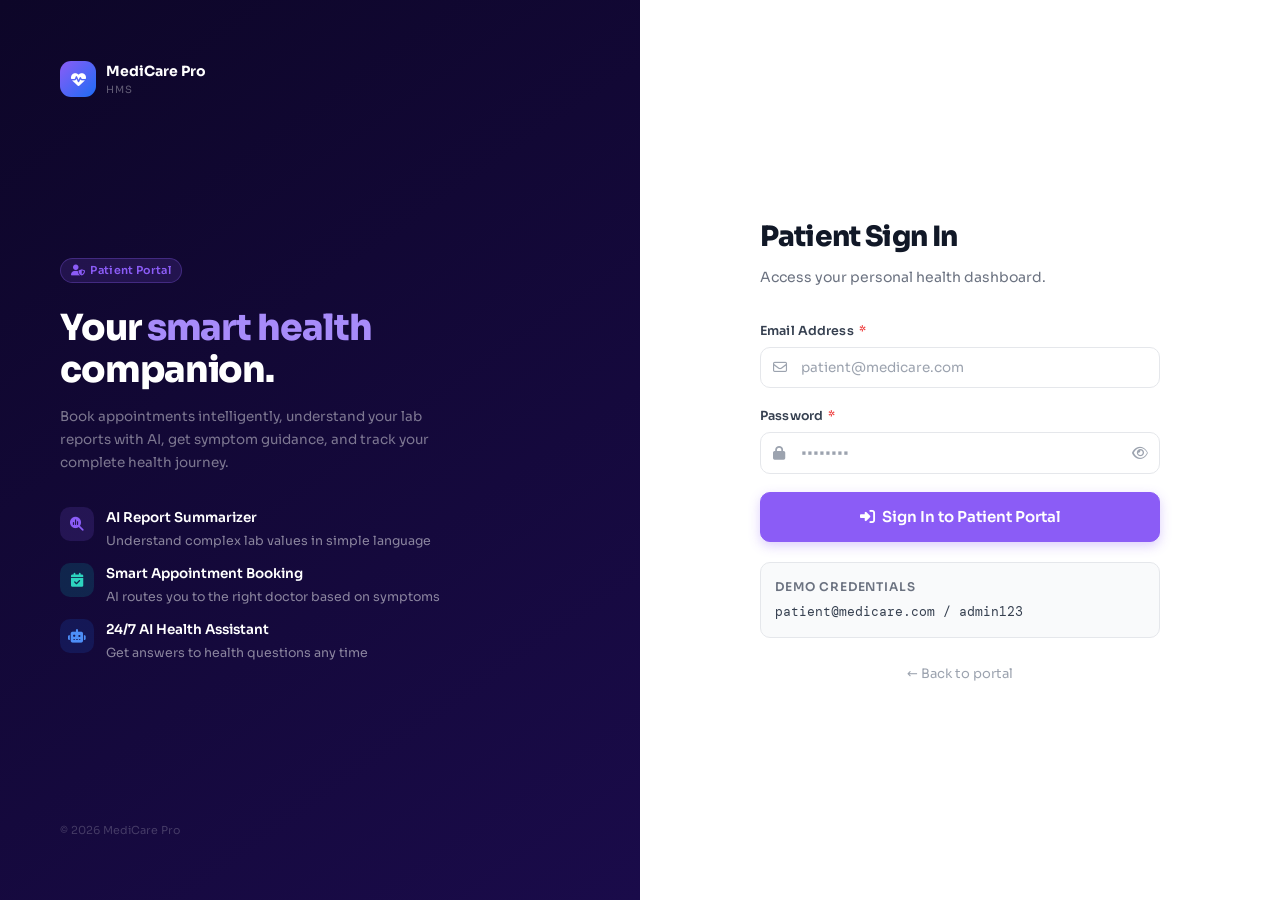
<file: patient/login.html>
<!DOCTYPE html>
<html lang="en">
<head>
  <meta charset="UTF-8">
  <meta name="viewport" content="width=device-width, initial-scale=1.0">
  <title>Patient Login | MediCare Pro</title>
  <link href="https://fonts.googleapis.com/css2?family=Sora:wght@300;400;500;600;700;800&family=DM+Mono:wght@400;500&display=swap" rel="stylesheet">
  <link rel="stylesheet" href="https://cdnjs.cloudflare.com/ajax/libs/font-awesome/6.5.2/css/all.min.css">
  <link rel="stylesheet" href="../assets/css/styles.css">
</head>
<body>
<div class="login-shell">
  <div class="login-left" style="background:linear-gradient(145deg,#0d0628 0%,#1a0b4a 100%);">
    <a href="../index.html" style="display:flex;align-items:center;gap:10px;">
      <div style="width:36px;height:36px;background:linear-gradient(135deg,#8b5cf6,#1d6cf5);border-radius:11px;display:grid;place-items:center;color:white;font-size:15px;"><i class="fa-solid fa-heart-pulse"></i></div>
      <div><strong style="color:white;font-size:14px;font-weight:700;">MediCare Pro</strong><small style="display:block;font-size:10px;color:rgba(255,255,255,0.35);text-transform:uppercase;letter-spacing:0.1em;">HMS</small></div>
    </a>
    <div class="login-left-content">
      <span class="tag purple" style="width:fit-content;background:rgba(139,92,246,0.15);color:var(--purple-500);border:1px solid rgba(139,92,246,0.3);"><i class="fa-solid fa-user-shield"></i> Patient Portal</span>
      <h2 class="login-left-title">Your <em style="color:#a78bfa;">smart health</em> companion.</h2>
      <p style="font-size:13.5px;color:rgba(255,255,255,0.45);line-height:1.7;max-width:380px;">Book appointments intelligently, understand your lab reports with AI, get symptom guidance, and track your complete health journey.</p>
      <div class="login-features">
        <div class="login-feature-item">
          <div class="login-feature-icon purple"><i class="fa-solid fa-magnifying-glass-chart"></i></div>
          <div class="login-feature-text">
            <strong>AI Report Summarizer</strong>
            <span>Understand complex lab values in simple language</span>
          </div>
        </div>
        <div class="login-feature-item">
          <div class="login-feature-icon teal"><i class="fa-solid fa-calendar-check"></i></div>
          <div class="login-feature-text">
            <strong>Smart Appointment Booking</strong>
            <span>AI routes you to the right doctor based on symptoms</span>
          </div>
        </div>
        <div class="login-feature-item">
          <div class="login-feature-icon blue"><i class="fa-solid fa-robot"></i></div>
          <div class="login-feature-text">
            <strong>24/7 AI Health Assistant</strong>
            <span>Get answers to health questions any time</span>
          </div>
        </div>
      </div>
    </div>
    <p style="font-size:11px;color:rgba(255,255,255,0.2);">© 2026 MediCare Pro</p>
  </div>

  <div class="login-right">
    <div class="login-form-wrap">
      <div style="margin-bottom:32px;">
        <h1 class="login-form-title">Patient Sign In</h1>
        <p class="login-form-sub">Access your personal health dashboard.</p>
      </div>

      <div id="error-msg" class="hidden" style="background:var(--red-100);border:1px solid var(--red-500);color:var(--red-500);padding:12px 16px;border-radius:10px;font-size:13.5px;margin-bottom:18px;display:flex;align-items:center;gap:8px;">
        <i class="fa-solid fa-circle-xmark"></i><span id="error-text"></span>
      </div>

      <form id="login-form" style="display:flex;flex-direction:column;gap:18px;">
        <div class="form-group">
          <label class="form-label">Email Address <span class="req">*</span></label>
          <div style="position:relative;">
            <i class="fa-regular fa-envelope" style="position:absolute;left:13px;top:50%;transform:translateY(-50%);color:var(--ink-400);font-size:14px;"></i>
            <input type="email" id="email" class="form-control" placeholder="patient@medicare.com" style="padding-left:40px;" required>
          </div>
        </div>
        <div class="form-group">
          <label class="form-label">Password <span class="req">*</span></label>
          <div style="position:relative;">
            <i class="fa-solid fa-lock" style="position:absolute;left:13px;top:50%;transform:translateY(-50%);color:var(--ink-400);font-size:14px;"></i>
            <input type="password" id="password" class="form-control" placeholder="••••••••" style="padding-left:40px;" required>
            <button type="button" id="toggle-pass" style="position:absolute;right:12px;top:50%;transform:translateY(-50%);background:none;border:none;cursor:pointer;color:var(--ink-400);"><i class="fa-regular fa-eye"></i></button>
          </div>
        </div>
        <button type="submit" class="btn btn-block btn-lg" style="background:var(--purple-500);color:white;border-color:var(--purple-500);box-shadow:0 4px 12px rgba(139,92,246,0.3);" id="login-btn">
          <i class="fa-solid fa-right-to-bracket"></i> Sign In to Patient Portal
        </button>
      </form>

      <div style="margin-top:20px;padding:14px;background:var(--ink-50);border-radius:10px;border:1px solid var(--ink-200);">
        <p style="font-size:12px;font-weight:600;color:var(--ink-500);margin-bottom:6px;text-transform:uppercase;letter-spacing:0.07em;">Demo Credentials</p>
        <p style="font-size:13px;color:var(--ink-700);font-family:var(--font-mono);">patient@medicare.com / admin123</p>
      </div>
      <div style="margin-top:24px;text-align:center;">
        <a href="../index.html" style="font-size:13px;color:var(--ink-400);">← Back to portal</a>
      </div>
    </div>
  </div>
</div>

<script src="../assets/js/medicare.js"></script>
<script>
  document.getElementById('toggle-pass').addEventListener('click', function() {
    const p = document.getElementById('password'), i = this.querySelector('i');
    p.type = p.type === 'password' ? 'text' : 'password';
    i.className = p.type === 'password' ? 'fa-regular fa-eye' : 'fa-regular fa-eye-slash';
  });
  document.getElementById('login-form').addEventListener('submit', async function(e) {
    e.preventDefault();
    const btn = document.getElementById('login-btn');
    document.getElementById('error-msg').classList.add('hidden');
    const email = document.getElementById('email').value.trim().toLowerCase();
    const password = document.getElementById('password').value;
    btn.disabled = true;
    btn.innerHTML = '<div class="ai-spinner" style="border:2px solid rgba(255,255,255,0.3);border-top-color:white;width:16px;height:16px;"></div> Signing in...';

    await new Promise(r => setTimeout(r, 600));
    if (email === 'patient@medicare.com' && password === 'admin123') {
      MediCare.setUser({ id: 1, full_name: 'Priya Verma', email, role: 'patient' });
      window.location.href = 'dashboard.html'; return;
    }
    try {
      const res = await MediCare.API.post('login.php', { role: 'patient', email, password });
      if (res.success) { MediCare.setUser(res.user); window.location.href = 'dashboard.html'; return; }
    } catch(err) {}

    document.getElementById('error-msg').classList.remove('hidden');
    document.getElementById('error-text').textContent = 'Use patient@medicare.com / admin123';
    btn.disabled = false;
    btn.innerHTML = '<i class="fa-solid fa-right-to-bracket"></i> Sign In to Patient Portal';
  });
</script>
</body>
</html>
</file>
<file: assets/css/styles.css>
/* ═══════════════════════════════════════════════════════════════
   MediCare Pro — Unified Design System
   Aesthetic: Clinical Precision × Dark Navy × Teal Accents
   ═══════════════════════════════════════════════════════════════ */

@import url('https://fonts.googleapis.com/css2?family=Sora:wght@300;400;500;600;700;800&family=DM+Mono:ital,wght@0,400;0,500;1,400&display=swap');

/* ── CSS Variables ─────────────────────────────────────────── */
:root {
  /* Core Palette */
  --navy-950: #040e24;
  --navy-900: #071730;
  --navy-800: #0b2461;
  --navy-700: #0f3080;
  --navy-600: #1a4aaa;
  --blue-500: #1d6cf5;
  --blue-400: #4d8ef7;
  --teal-500: #00c8c2;
  --teal-400: #2dd4bf;
  --teal-300: #5eead4;
  --teal-100: #ccfbf1;

  /* Semantic Colors */
  --green-500: #10b981;
  --green-100: #d1fae5;
  --amber-500: #f59e0b;
  --amber-100: #fef3c7;
  --red-500:   #ef4444;
  --red-100:   #fee2e2;
  --purple-500:#8b5cf6;
  --purple-100:#ede9fe;

  /* Neutral Scale */
  --ink-950: #0a0f1a;
  --ink-900: #111827;
  --ink-800: #1f2937;
  --ink-700: #374151;
  --ink-600: #4b5563;
  --ink-500: #6b7280;
  --ink-400: #9ca3af;
  --ink-300: #d1d5db;
  --ink-200: #e5e7eb;
  --ink-100: #f3f4f6;
  --ink-50:  #f9fafb;
  --white:   #ffffff;

  /* UI Tokens */
  --sidebar-bg:   #071730;
  --sidebar-width: 256px;
  --topbar-height: 68px;
  --page-bg:      #f0f4ff;
  --card-bg:      #ffffff;
  --card-border:  rgba(0, 0, 0, 0.07);
  --card-shadow:  0 1px 3px rgba(0,0,0,0.08), 0 8px 24px rgba(7,23,48,0.07);
  --card-shadow-lg: 0 4px 16px rgba(0,0,0,0.08), 0 20px 48px rgba(7,23,48,0.12);

  /* Borders & Radius */
  --border: rgba(0, 0, 0, 0.08);
  --border-light: rgba(255,255,255,0.1);
  --radius-xs: 6px;
  --radius-sm: 10px;
  --radius-md: 14px;
  --radius-lg: 20px;
  --radius-xl: 28px;
  --radius-full: 9999px;

  /* Typography */
  --font-body: 'Sora', system-ui, sans-serif;
  --font-mono: 'DM Mono', monospace;

  /* Transitions */
  --ease: cubic-bezier(0.4, 0, 0.2, 1);
  --dur: 200ms;
}

/* ── Reset ─────────────────────────────────────────────────── */
*, *::before, *::after { box-sizing: border-box; margin: 0; padding: 0; }
html { scroll-behavior: smooth; -webkit-font-smoothing: antialiased; }
body { font-family: var(--font-body); color: var(--ink-900); background: var(--page-bg); font-size: 14px; line-height: 1.6; }
a { color: inherit; text-decoration: none; }
button, input, select, textarea { font: inherit; }
img { max-width: 100%; height: auto; }
ul, ol { list-style: none; }

/* ── Layout Shell ──────────────────────────────────────────── */
.app-shell {
  display: grid;
  grid-template-columns: var(--sidebar-width) 1fr;
  grid-template-rows: var(--topbar-height) 1fr;
  min-height: 100vh;
}

/* ── Sidebar ───────────────────────────────────────────────── */
.sidebar {
  grid-column: 1;
  grid-row: 1 / -1;
  background: var(--sidebar-bg);
  display: flex;
  flex-direction: column;
  padding: 0;
  position: sticky;
  top: 0;
  height: 100vh;
  overflow-y: auto;
  overflow-x: hidden;
}

.sidebar-brand {
  display: flex;
  align-items: center;
  gap: 12px;
  padding: 20px 20px 16px;
  border-bottom: 1px solid rgba(255,255,255,0.08);
}

.sidebar-logo {
  width: 40px;
  height: 40px;
  border-radius: 12px;
  background: linear-gradient(135deg, var(--teal-500), var(--blue-500));
  display: grid;
  place-items: center;
  color: white;
  font-size: 18px;
  flex-shrink: 0;
  box-shadow: 0 4px 12px rgba(0, 200, 194, 0.3);
}

.sidebar-brand-text strong {
  display: block;
  font-size: 15px;
  font-weight: 700;
  color: var(--white);
  letter-spacing: -0.01em;
}
.sidebar-brand-text small {
  font-size: 10px;
  text-transform: uppercase;
  letter-spacing: 0.1em;
  color: rgba(255,255,255,0.4);
}

.sidebar-nav {
  flex: 1;
  padding: 12px 12px;
  display: flex;
  flex-direction: column;
  gap: 2px;
}

.nav-section-label {
  font-size: 10px;
  font-weight: 600;
  text-transform: uppercase;
  letter-spacing: 0.12em;
  color: rgba(255,255,255,0.3);
  padding: 16px 8px 6px;
}

.nav-link {
  display: flex;
  align-items: center;
  gap: 10px;
  padding: 10px 12px;
  border-radius: var(--radius-sm);
  color: rgba(255,255,255,0.6);
  font-size: 13.5px;
  font-weight: 500;
  transition: all var(--dur) var(--ease);
  cursor: pointer;
  border: none;
  background: none;
  width: 100%;
  text-align: left;
}
.nav-link i { width: 18px; text-align: center; font-size: 14px; }
.nav-link:hover { background: rgba(255,255,255,0.07); color: var(--white); }
.nav-link.active {
  background: rgba(0, 200, 194, 0.15);
  color: var(--teal-400);
  font-weight: 600;
}
.nav-link.active i { color: var(--teal-500); }

.sidebar-bottom {
  padding: 16px 12px;
  border-top: 1px solid rgba(255,255,255,0.08);
}

.sidebar-user {
  display: flex;
  align-items: center;
  gap: 10px;
  padding: 10px 12px;
  border-radius: var(--radius-sm);
  background: rgba(255,255,255,0.05);
  cursor: pointer;
  transition: background var(--dur) var(--ease);
}
.sidebar-user:hover { background: rgba(255,255,255,0.09); }
.sidebar-user-avatar {
  width: 34px;
  height: 34px;
  border-radius: 10px;
  background: linear-gradient(135deg, var(--blue-500), var(--purple-500));
  display: grid;
  place-items: center;
  color: white;
  font-size: 13px;
  font-weight: 700;
  flex-shrink: 0;
}
.sidebar-user-info strong { display: block; font-size: 13px; font-weight: 600; color: white; }
.sidebar-user-info small { font-size: 11px; color: rgba(255,255,255,0.45); }

/* ── Top Bar ────────────────────────────────────────────────── */
.topbar {
  grid-column: 2;
  grid-row: 1;
  height: var(--topbar-height);
  background: rgba(255,255,255,0.92);
  backdrop-filter: blur(20px);
  border-bottom: 1px solid var(--card-border);
  display: flex;
  align-items: center;
  justify-content: space-between;
  padding: 0 28px;
  position: sticky;
  top: 0;
  z-index: 10;
}

.topbar-left { display: flex; flex-direction: column; }
.topbar-breadcrumb { font-size: 11px; color: var(--ink-400); font-weight: 500; text-transform: uppercase; letter-spacing: 0.08em; }
.topbar-title { font-size: 18px; font-weight: 700; color: var(--ink-900); letter-spacing: -0.02em; }

.topbar-right { display: flex; align-items: center; gap: 12px; }

.topbar-btn {
  width: 38px;
  height: 38px;
  border-radius: var(--radius-sm);
  background: var(--ink-100);
  border: 1px solid var(--card-border);
  display: grid;
  place-items: center;
  color: var(--ink-600);
  font-size: 15px;
  cursor: pointer;
  transition: all var(--dur) var(--ease);
  position: relative;
}
.topbar-btn:hover { background: var(--ink-200); color: var(--ink-900); }
.topbar-btn .badge {
  position: absolute;
  top: -4px;
  right: -4px;
  width: 16px;
  height: 16px;
  border-radius: 50%;
  background: var(--red-500);
  color: white;
  font-size: 9px;
  font-weight: 700;
  display: grid;
  place-items: center;
}

.status-dot {
  display: flex;
  align-items: center;
  gap: 7px;
  font-size: 12px;
  font-weight: 600;
  color: var(--green-500);
  background: var(--green-100);
  padding: 5px 12px;
  border-radius: var(--radius-full);
}
.status-dot::before {
  content: '';
  width: 7px;
  height: 7px;
  border-radius: 50%;
  background: var(--green-500);
  animation: pulse-dot 2s infinite;
}
@keyframes pulse-dot {
  0%, 100% { opacity: 1; transform: scale(1); }
  50% { opacity: 0.7; transform: scale(1.2); }
}

/* ── Main Content ───────────────────────────────────────────── */
.main-content {
  grid-column: 2;
  grid-row: 2;
  padding: 28px;
  overflow-x: hidden;
  display: flex;
  flex-direction: column;
  gap: 24px;
}

/* ── Page Header ────────────────────────────────────────────── */
.page-header {
  display: flex;
  align-items: center;
  justify-content: space-between;
  gap: 16px;
}
.page-header h1 {
  font-size: 26px;
  font-weight: 800;
  color: var(--ink-900);
  letter-spacing: -0.03em;
}
.page-header p { font-size: 13.5px; color: var(--ink-500); margin-top: 2px; }

/* ── Stats Grid ─────────────────────────────────────────────── */
.stats-grid {
  display: grid;
  grid-template-columns: repeat(4, 1fr);
  gap: 16px;
}
.stat-card {
  background: var(--card-bg);
  border: 1px solid var(--card-border);
  border-radius: var(--radius-lg);
  padding: 22px;
  box-shadow: var(--card-shadow);
  display: flex;
  align-items: flex-start;
  gap: 14px;
  transition: transform var(--dur) var(--ease), box-shadow var(--dur) var(--ease);
  cursor: default;
}
.stat-card:hover { transform: translateY(-2px); box-shadow: var(--card-shadow-lg); }

.stat-icon {
  width: 46px;
  height: 46px;
  border-radius: var(--radius-md);
  display: grid;
  place-items: center;
  font-size: 18px;
  flex-shrink: 0;
}
.stat-icon.blue   { background: rgba(29,108,245,0.1); color: var(--blue-500); }
.stat-icon.teal   { background: rgba(0,200,194,0.1);  color: var(--teal-500); }
.stat-icon.green  { background: var(--green-100);     color: var(--green-500); }
.stat-icon.amber  { background: var(--amber-100);     color: var(--amber-500); }
.stat-icon.red    { background: var(--red-100);       color: var(--red-500); }
.stat-icon.purple { background: var(--purple-100);    color: var(--purple-500); }
.stat-icon.navy   { background: rgba(11,36,97,0.1);   color: var(--navy-700); }

.stat-body { flex: 1; min-width: 0; }
.stat-label { font-size: 12px; font-weight: 600; color: var(--ink-400); text-transform: uppercase; letter-spacing: 0.07em; }
.stat-value { font-size: 28px; font-weight: 800; color: var(--ink-900); letter-spacing: -0.03em; line-height: 1.1; margin-top: 2px; }
.stat-change { font-size: 12px; margin-top: 4px; }
.stat-change.up   { color: var(--green-500); }
.stat-change.down { color: var(--red-500); }
.stat-change.neutral { color: var(--ink-400); }

/* ── Content Grid ───────────────────────────────────────────── */
.content-grid {
  display: grid;
  gap: 20px;
}
.content-grid.cols-2 { grid-template-columns: 1fr 1fr; }
.content-grid.cols-3 { grid-template-columns: 1fr 1fr 1fr; }
.content-grid.cols-1-2 { grid-template-columns: 1fr 2fr; }
.content-grid.cols-2-1 { grid-template-columns: 2fr 1fr; }
.content-grid.cols-3-2 { grid-template-columns: 3fr 2fr; }

/* ── Panel Card ─────────────────────────────────────────────── */
.panel {
  background: var(--card-bg);
  border: 1px solid var(--card-border);
  border-radius: var(--radius-lg);
  box-shadow: var(--card-shadow);
  display: flex;
  flex-direction: column;
  overflow: hidden;
}
.panel.span-2 { grid-column: span 2; }
.panel.span-3 { grid-column: span 3; }

.panel-header {
  display: flex;
  align-items: center;
  justify-content: space-between;
  padding: 18px 22px;
  border-bottom: 1px solid var(--card-border);
}
.panel-title {
  font-size: 15px;
  font-weight: 700;
  color: var(--ink-900);
  letter-spacing: -0.01em;
}
.panel-subtitle { font-size: 12px; color: var(--ink-400); margin-top: 1px; }
.panel-body { padding: 20px 22px; flex: 1; }
.panel-footer { padding: 14px 22px; border-top: 1px solid var(--card-border); background: var(--ink-50); }

/* ── Tags / Badges ──────────────────────────────────────────── */
.tag {
  display: inline-flex;
  align-items: center;
  gap: 5px;
  padding: 3px 10px;
  border-radius: var(--radius-full);
  font-size: 11px;
  font-weight: 600;
  letter-spacing: 0.03em;
}
.tag.blue    { background: rgba(29,108,245,0.1); color: var(--blue-500); }
.tag.teal    { background: rgba(0,200,194,0.1);  color: var(--teal-500); }
.tag.green   { background: var(--green-100);     color: var(--green-500); }
.tag.amber   { background: var(--amber-100);     color: var(--amber-500); }
.tag.red     { background: var(--red-100);       color: var(--red-500); }
.tag.purple  { background: var(--purple-100);    color: var(--purple-500); }
.tag.navy    { background: rgba(11,36,97,0.08);  color: var(--navy-700); }
.tag.neutral { background: var(--ink-100);       color: var(--ink-600); }

/* ── Buttons ────────────────────────────────────────────────── */
.btn {
  display: inline-flex;
  align-items: center;
  justify-content: center;
  gap: 7px;
  padding: 9px 18px;
  border-radius: var(--radius-sm);
  font-size: 13.5px;
  font-weight: 600;
  cursor: pointer;
  transition: all var(--dur) var(--ease);
  border: 1.5px solid transparent;
  white-space: nowrap;
}
.btn:disabled { opacity: 0.5; cursor: not-allowed; }

.btn-primary {
  background: var(--blue-500);
  color: white;
  border-color: var(--blue-500);
  box-shadow: 0 4px 12px rgba(29,108,245,0.3);
}
.btn-primary:hover { background: #1558d6; transform: translateY(-1px); box-shadow: 0 6px 16px rgba(29,108,245,0.4); }

.btn-teal {
  background: var(--teal-500);
  color: white;
  border-color: var(--teal-500);
  box-shadow: 0 4px 12px rgba(0,200,194,0.3);
}
.btn-teal:hover { background: #00aaa5; transform: translateY(-1px); }

.btn-outline {
  background: transparent;
  color: var(--ink-700);
  border-color: var(--ink-200);
}
.btn-outline:hover { background: var(--ink-50); border-color: var(--ink-300); }

.btn-ghost {
  background: transparent;
  color: var(--ink-600);
  border-color: transparent;
  padding: 7px 12px;
}
.btn-ghost:hover { background: var(--ink-100); color: var(--ink-900); }

.btn-danger {
  background: var(--red-500);
  color: white;
  border-color: var(--red-500);
}
.btn-danger:hover { background: #dc2626; }

.btn-sm { padding: 6px 12px; font-size: 12.5px; }
.btn-lg { padding: 12px 24px; font-size: 15px; }
.btn-xl { padding: 15px 32px; font-size: 16px; }
.btn-block { width: 100%; }

/* ── Forms ──────────────────────────────────────────────────── */
.form-group { display: flex; flex-direction: column; gap: 6px; }
.form-label {
  font-size: 12.5px;
  font-weight: 600;
  color: var(--ink-700);
  letter-spacing: 0.01em;
}
.form-label .req { color: var(--red-500); margin-left: 2px; }

.form-control {
  width: 100%;
  padding: 9px 13px;
  border: 1.5px solid var(--ink-200);
  border-radius: var(--radius-sm);
  font-size: 13.5px;
  color: var(--ink-900);
  background: white;
  transition: border-color var(--dur) var(--ease), box-shadow var(--dur) var(--ease);
  outline: none;
}
.form-control:focus {
  border-color: var(--blue-500);
  box-shadow: 0 0 0 3px rgba(29,108,245,0.12);
}
.form-control::placeholder { color: var(--ink-400); }
textarea.form-control { resize: vertical; min-height: 90px; }

.form-grid { display: grid; gap: 16px; }
.form-grid.cols-2 { grid-template-columns: 1fr 1fr; }
.form-grid.cols-3 { grid-template-columns: 1fr 1fr 1fr; }

.form-hint { font-size: 11.5px; color: var(--ink-400); }
.form-error { font-size: 11.5px; color: var(--red-500); }

/* ── Tables ─────────────────────────────────────────────────── */
.data-table { width: 100%; border-collapse: collapse; }
.data-table th {
  padding: 10px 14px;
  font-size: 11px;
  font-weight: 700;
  text-transform: uppercase;
  letter-spacing: 0.08em;
  color: var(--ink-400);
  border-bottom: 1px solid var(--card-border);
  text-align: left;
  white-space: nowrap;
}
.data-table td {
  padding: 12px 14px;
  font-size: 13.5px;
  border-bottom: 1px solid rgba(0,0,0,0.04);
  color: var(--ink-800);
}
.data-table tbody tr { transition: background var(--dur) var(--ease); }
.data-table tbody tr:hover { background: var(--ink-50); }
.data-table tbody tr:last-child td { border-bottom: none; }

/* ── AI Feature Panel ───────────────────────────────────────── */
.ai-panel {
  background: linear-gradient(135deg, var(--navy-900) 0%, #0d2f6e 100%);
  border: 1px solid rgba(0,200,194,0.2);
  border-radius: var(--radius-lg);
  color: white;
  overflow: hidden;
  box-shadow: 0 8px 32px rgba(7,23,48,0.2);
}
.ai-panel-header {
  padding: 18px 22px;
  border-bottom: 1px solid rgba(255,255,255,0.08);
  display: flex;
  align-items: center;
  justify-content: space-between;
}
.ai-panel-title {
  display: flex;
  align-items: center;
  gap: 10px;
  font-size: 15px;
  font-weight: 700;
}
.ai-panel-icon {
  width: 34px;
  height: 34px;
  border-radius: 10px;
  background: rgba(0,200,194,0.2);
  display: grid;
  place-items: center;
  color: var(--teal-400);
  font-size: 15px;
}
.ai-panel-body { padding: 20px 22px; }
.ai-chip {
  display: inline-flex;
  align-items: center;
  gap: 5px;
  padding: 4px 10px;
  border-radius: var(--radius-full);
  font-size: 11px;
  font-weight: 600;
  background: rgba(0,200,194,0.15);
  color: var(--teal-400);
  border: 1px solid rgba(0,200,194,0.25);
}

.ai-insight-list { display: flex; flex-direction: column; gap: 12px; }
.ai-insight-item {
  display: flex;
  gap: 10px;
  padding: 12px;
  background: rgba(255,255,255,0.05);
  border-radius: var(--radius-sm);
  border: 1px solid rgba(255,255,255,0.08);
}
.ai-insight-icon { font-size: 16px; flex-shrink: 0; margin-top: 1px; }
.ai-insight-text { font-size: 13px; line-height: 1.5; color: rgba(255,255,255,0.85); }
.ai-insight-text strong { color: white; }

.ai-loading {
  display: flex;
  align-items: center;
  gap: 10px;
  padding: 16px;
  background: rgba(255,255,255,0.05);
  border-radius: var(--radius-sm);
  color: rgba(255,255,255,0.6);
  font-size: 13px;
}
.ai-spinner {
  width: 20px;
  height: 20px;
  border: 2px solid rgba(0,200,194,0.3);
  border-top-color: var(--teal-400);
  border-radius: 50%;
  animation: spin 0.8s linear infinite;
  flex-shrink: 0;
}
@keyframes spin { to { transform: rotate(360deg); } }

/* ── Chat ───────────────────────────────────────────────────── */
.chat-container {
  display: flex;
  flex-direction: column;
  height: 380px;
}
.chat-messages {
  flex: 1;
  overflow-y: auto;
  padding: 12px;
  display: flex;
  flex-direction: column;
  gap: 10px;
}
.chat-messages::-webkit-scrollbar { width: 4px; }
.chat-messages::-webkit-scrollbar-thumb { background: rgba(255,255,255,0.15); border-radius: 2px; }

.chat-msg {
  display: flex;
  gap: 10px;
  max-width: 90%;
}
.chat-msg.user { flex-direction: row-reverse; align-self: flex-end; }
.chat-msg-avatar {
  width: 30px;
  height: 30px;
  border-radius: 9px;
  display: grid;
  place-items: center;
  font-size: 12px;
  flex-shrink: 0;
}
.chat-msg.ai .chat-msg-avatar { background: rgba(0,200,194,0.2); color: var(--teal-400); }
.chat-msg.user .chat-msg-avatar { background: rgba(29,108,245,0.2); color: var(--blue-400); }
.chat-msg-bubble {
  padding: 10px 14px;
  border-radius: 14px;
  font-size: 13px;
  line-height: 1.5;
}
.chat-msg.ai .chat-msg-bubble {
  background: rgba(255,255,255,0.08);
  color: rgba(255,255,255,0.9);
  border-radius: 14px 14px 14px 4px;
}
.chat-msg.user .chat-msg-bubble {
  background: var(--blue-500);
  color: white;
  border-radius: 14px 14px 4px 14px;
}

.chat-input-area {
  display: flex;
  gap: 8px;
  padding: 12px;
  border-top: 1px solid rgba(255,255,255,0.08);
}
.chat-input {
  flex: 1;
  padding: 9px 13px;
  background: rgba(255,255,255,0.08);
  border: 1px solid rgba(255,255,255,0.12);
  border-radius: var(--radius-sm);
  color: white;
  font-size: 13px;
  outline: none;
  transition: border-color var(--dur) var(--ease);
}
.chat-input::placeholder { color: rgba(255,255,255,0.35); }
.chat-input:focus { border-color: var(--teal-400); }
.chat-send-btn {
  width: 38px;
  height: 38px;
  border-radius: var(--radius-sm);
  background: var(--teal-500);
  border: none;
  color: white;
  cursor: pointer;
  display: grid;
  place-items: center;
  transition: all var(--dur) var(--ease);
}
.chat-send-btn:hover { background: #00aaa5; transform: scale(1.05); }

/* ── Progress Bars ──────────────────────────────────────────── */
.progress-bar {
  width: 100%;
  height: 7px;
  background: var(--ink-100);
  border-radius: var(--radius-full);
  overflow: hidden;
}
.progress-fill {
  height: 100%;
  border-radius: var(--radius-full);
  transition: width 0.8s var(--ease);
}
.progress-fill.blue   { background: linear-gradient(90deg, var(--blue-400), var(--blue-500)); }
.progress-fill.teal   { background: linear-gradient(90deg, var(--teal-400), var(--teal-500)); }
.progress-fill.green  { background: linear-gradient(90deg, #34d399, var(--green-500)); }
.progress-fill.amber  { background: linear-gradient(90deg, #fbbf24, var(--amber-500)); }
.progress-fill.red    { background: linear-gradient(90deg, #f87171, var(--red-500)); }

/* Dark progress (for sidebar/dark panels) */
.progress-bar.dark { background: rgba(255,255,255,0.1); }
.progress-bar.dark .progress-fill.blue  { background: linear-gradient(90deg, #60a5fa, var(--blue-400)); }
.progress-bar.dark .progress-fill.teal  { background: linear-gradient(90deg, var(--teal-300), var(--teal-400)); }
.progress-bar.dark .progress-fill.amber { background: linear-gradient(90deg, #fcd34d, var(--amber-500)); }
.progress-bar.dark .progress-fill.red   { background: linear-gradient(90deg, #fca5a5, var(--red-500)); }

/* ── Vitals Grid ────────────────────────────────────────────── */
.vitals-grid {
  display: grid;
  grid-template-columns: repeat(4, 1fr);
  gap: 12px;
}
.vital-item {
  padding: 14px;
  background: var(--ink-50);
  border: 1px solid var(--card-border);
  border-radius: var(--radius-md);
  text-align: center;
}
.vital-label { font-size: 11px; font-weight: 600; color: var(--ink-400); text-transform: uppercase; letter-spacing: 0.07em; }
.vital-value { font-size: 22px; font-weight: 800; color: var(--ink-900); letter-spacing: -0.02em; margin-top: 2px; font-family: var(--font-mono); }
.vital-unit { font-size: 11px; color: var(--ink-500); margin-top: 2px; }
.vital-status { display: inline-block; margin-top: 4px; font-size: 11px; font-weight: 600; padding: 2px 7px; border-radius: var(--radius-full); }
.vital-status.normal { background: var(--green-100); color: var(--green-500); }
.vital-status.warning { background: var(--amber-100); color: var(--amber-500); }
.vital-status.critical { background: var(--red-100); color: var(--red-500); }

/* ── Modal ──────────────────────────────────────────────────── */
.modal-overlay {
  position: fixed;
  inset: 0;
  background: rgba(4,14,36,0.7);
  backdrop-filter: blur(4px);
  z-index: 100;
  display: grid;
  place-items: center;
  padding: 24px;
  animation: fadeIn 0.15s var(--ease);
}
@keyframes fadeIn { from { opacity: 0; } to { opacity: 1; } }
.modal-overlay.hidden { display: none; }

.modal {
  background: white;
  border-radius: var(--radius-xl);
  box-shadow: 0 24px 80px rgba(4,14,36,0.3);
  width: 100%;
  max-width: 600px;
  max-height: 90vh;
  display: flex;
  flex-direction: column;
  animation: slideUp 0.2s var(--ease);
}
@keyframes slideUp { from { transform: translateY(16px); opacity: 0; } to { transform: translateY(0); opacity: 1; } }
.modal.wide { max-width: 800px; }

.modal-header {
  display: flex;
  align-items: center;
  justify-content: space-between;
  padding: 20px 24px;
  border-bottom: 1px solid var(--card-border);
}
.modal-title { font-size: 17px; font-weight: 700; color: var(--ink-900); }
.modal-close { width: 34px; height: 34px; border-radius: var(--radius-sm); background: var(--ink-100); border: none; cursor: pointer; display: grid; place-items: center; color: var(--ink-500); font-size: 16px; transition: all var(--dur) var(--ease); }
.modal-close:hover { background: var(--red-100); color: var(--red-500); }
.modal-body { padding: 24px; overflow-y: auto; flex: 1; }
.modal-footer { padding: 16px 24px; border-top: 1px solid var(--card-border); display: flex; justify-content: flex-end; gap: 10px; }

/* ── Toast Notifications ────────────────────────────────────── */
.toast-container {
  position: fixed;
  bottom: 24px;
  right: 24px;
  z-index: 200;
  display: flex;
  flex-direction: column;
  gap: 10px;
}
.toast {
  display: flex;
  align-items: center;
  gap: 12px;
  padding: 14px 18px;
  background: var(--ink-900);
  color: white;
  border-radius: var(--radius-md);
  box-shadow: 0 8px 24px rgba(0,0,0,0.2);
  font-size: 13.5px;
  font-weight: 500;
  min-width: 280px;
  max-width: 400px;
  animation: slideLeft 0.25s var(--ease);
}
@keyframes slideLeft { from { transform: translateX(100%); opacity: 0; } to { transform: translateX(0); opacity: 1; } }
.toast.success { background: var(--green-500); }
.toast.error   { background: var(--red-500); }
.toast.warning { background: var(--amber-500); }
.toast-icon { font-size: 16px; flex-shrink: 0; }

/* ── Search Bar ─────────────────────────────────────────────── */
.search-bar {
  display: flex;
  align-items: center;
  gap: 10px;
  padding: 8px 14px;
  background: white;
  border: 1.5px solid var(--ink-200);
  border-radius: var(--radius-sm);
  transition: border-color var(--dur) var(--ease);
}
.search-bar:focus-within { border-color: var(--blue-500); }
.search-bar i { color: var(--ink-400); font-size: 14px; }
.search-bar input { border: none; outline: none; font-size: 13.5px; color: var(--ink-900); flex: 1; background: transparent; }

/* ── Utility Classes ────────────────────────────────────────── */
.flex { display: flex; }
.flex-col { flex-direction: column; }
.items-center { align-items: center; }
.items-start { align-items: flex-start; }
.justify-between { justify-content: space-between; }
.justify-end { justify-content: flex-end; }
.gap-1 { gap: 4px; }
.gap-2 { gap: 8px; }
.gap-3 { gap: 12px; }
.gap-4 { gap: 16px; }
.gap-6 { gap: 24px; }

.mt-1 { margin-top: 4px; }
.mt-2 { margin-top: 8px; }
.mt-3 { margin-top: 12px; }
.mt-4 { margin-top: 16px; }
.mb-2 { margin-bottom: 8px; }
.mb-4 { margin-bottom: 16px; }

.text-sm   { font-size: 12.5px; }
.text-base { font-size: 14px; }
.text-lg   { font-size: 16px; }
.text-xl   { font-size: 20px; }
.font-bold { font-weight: 700; }
.font-semibold { font-weight: 600; }
.text-muted { color: var(--ink-400); }
.text-danger { color: var(--red-500); }
.text-success { color: var(--green-500); }
.text-warning { color: var(--amber-500); }
.text-teal    { color: var(--teal-500); }
.text-blue    { color: var(--blue-500); }
.text-white   { color: var(--white); }

.w-full { width: 100%; }
.hidden { display: none !important; }
.overflow-hidden { overflow: hidden; }

.divider { height: 1px; background: var(--card-border); }

.avatar {
  display: grid;
  place-items: center;
  border-radius: var(--radius-sm);
  font-weight: 700;
  flex-shrink: 0;
}
.avatar-sm { width: 32px; height: 32px; font-size: 12px; }
.avatar-md { width: 40px; height: 40px; font-size: 15px; }
.avatar-lg { width: 52px; height: 52px; font-size: 20px; }
.avatar.blue   { background: rgba(29,108,245,0.1);  color: var(--blue-500); }
.avatar.teal   { background: rgba(0,200,194,0.1);   color: var(--teal-500); }
.avatar.green  { background: var(--green-100);      color: var(--green-500); }
.avatar.purple { background: var(--purple-100);     color: var(--purple-500); }
.avatar.amber  { background: var(--amber-100);      color: var(--amber-500); }

.empty-state {
  text-align: center;
  padding: 40px 20px;
  color: var(--ink-400);
}
.empty-state i { font-size: 36px; margin-bottom: 12px; display: block; opacity: 0.4; }
.empty-state p { font-size: 13.5px; }

/* ── Landing Page ───────────────────────────────────────────── */
.landing-body {
  min-height: 100vh;
  background: linear-gradient(160deg, var(--navy-950) 0%, var(--navy-800) 60%, #112288 100%);
}

.landing-nav {
  display: flex;
  align-items: center;
  justify-content: space-between;
  padding: 20px 48px;
  position: sticky;
  top: 0;
  z-index: 10;
  background: rgba(4,14,36,0.8);
  backdrop-filter: blur(20px);
  border-bottom: 1px solid rgba(255,255,255,0.06);
}

.landing-hero {
  padding: 80px 48px 60px;
  max-width: 1100px;
  margin: 0 auto;
}
.landing-eyebrow {
  display: inline-flex;
  align-items: center;
  gap: 8px;
  background: rgba(0,200,194,0.12);
  border: 1px solid rgba(0,200,194,0.25);
  color: var(--teal-400);
  padding: 6px 14px;
  border-radius: var(--radius-full);
  font-size: 12px;
  font-weight: 600;
  letter-spacing: 0.05em;
  margin-bottom: 28px;
}
.landing-h1 {
  font-size: clamp(36px, 5vw, 60px);
  font-weight: 800;
  color: white;
  letter-spacing: -0.03em;
  line-height: 1.1;
  max-width: 720px;
}
.landing-h1 em { color: var(--teal-400); font-style: normal; }
.landing-sub {
  font-size: 17px;
  color: rgba(255,255,255,0.55);
  max-width: 560px;
  margin-top: 20px;
  line-height: 1.7;
}

.module-cards {
  display: grid;
  grid-template-columns: repeat(3, 1fr);
  gap: 20px;
  max-width: 1100px;
  margin: 0 auto;
  padding: 0 48px 80px;
}
.module-card {
  background: rgba(255,255,255,0.05);
  border: 1px solid rgba(255,255,255,0.1);
  border-radius: var(--radius-xl);
  padding: 28px;
  color: white;
  transition: all 0.3s var(--ease);
  cursor: pointer;
}
.module-card:hover {
  background: rgba(255,255,255,0.08);
  border-color: rgba(0,200,194,0.3);
  transform: translateY(-4px);
  box-shadow: 0 20px 48px rgba(0,0,0,0.3);
}
.module-card-icon {
  width: 52px;
  height: 52px;
  border-radius: 16px;
  display: grid;
  place-items: center;
  font-size: 22px;
  margin-bottom: 18px;
}
.module-card-icon.admin   { background: rgba(29,108,245,0.2);  color: var(--blue-400); }
.module-card-icon.doctor  { background: rgba(0,200,194,0.2);   color: var(--teal-400); }
.module-card-icon.patient { background: rgba(139,92,246,0.2);  color: var(--purple-500); }

.module-card h3 { font-size: 20px; font-weight: 700; margin-bottom: 8px; }
.module-card p  { font-size: 13.5px; color: rgba(255,255,255,0.55); line-height: 1.6; margin-bottom: 20px; }
.module-card-actions { display: flex; gap: 8px; }

.btn-module-primary {
  flex: 1;
  padding: 10px 16px;
  border-radius: var(--radius-sm);
  font-size: 13px;
  font-weight: 600;
  cursor: pointer;
  border: none;
  transition: all var(--dur) var(--ease);
}
.btn-module-primary.admin   { background: var(--blue-500); color: white; }
.btn-module-primary.doctor  { background: var(--teal-500); color: white; }
.btn-module-primary.patient { background: var(--purple-500); color: white; }

.btn-module-ghost {
  padding: 10px 16px;
  border-radius: var(--radius-sm);
  font-size: 13px;
  font-weight: 600;
  cursor: pointer;
  background: rgba(255,255,255,0.08);
  color: rgba(255,255,255,0.7);
  border: 1px solid rgba(255,255,255,0.12);
  transition: all var(--dur) var(--ease);
}
.btn-module-ghost:hover { background: rgba(255,255,255,0.14); color: white; }

/* ── Login Page ─────────────────────────────────────────────── */
.login-shell {
  min-height: 100vh;
  display: grid;
  grid-template-columns: 1fr 1fr;
}
.login-left {
  background: linear-gradient(145deg, var(--navy-950) 0%, var(--navy-800) 100%);
  padding: 60px;
  display: flex;
  flex-direction: column;
  justify-content: space-between;
}
.login-right {
  background: white;
  display: flex;
  align-items: center;
  justify-content: center;
  padding: 60px;
}
.login-form-wrap { width: 100%; max-width: 400px; }
.login-form-title { font-size: 28px; font-weight: 800; color: var(--ink-900); letter-spacing: -0.03em; }
.login-form-sub { font-size: 14px; color: var(--ink-500); margin-top: 6px; }

.login-left-content { flex: 1; display: flex; flex-direction: column; justify-content: center; }
.login-left-title { font-size: 36px; font-weight: 800; color: white; letter-spacing: -0.03em; line-height: 1.15; margin: 24px 0 16px; }
.login-left-title em { color: var(--teal-400); font-style: normal; }
.login-features { display: flex; flex-direction: column; gap: 12px; margin-top: 32px; }
.login-feature-item { display: flex; align-items: flex-start; gap: 12px; }
.login-feature-icon { width: 34px; height: 34px; border-radius: 10px; display: grid; place-items: center; font-size: 14px; flex-shrink: 0; }
.login-feature-icon.teal   { background: rgba(0,200,194,0.15); color: var(--teal-400); }
.login-feature-icon.blue   { background: rgba(29,108,245,0.15); color: var(--blue-400); }
.login-feature-icon.purple { background: rgba(139,92,246,0.15); color: var(--purple-500); }
.login-feature-text strong { display: block; font-size: 13.5px; font-weight: 600; color: white; }
.login-feature-text span { font-size: 12.5px; color: rgba(255,255,255,0.5); }

/* ── Responsive ─────────────────────────────────────────────── */
@media (max-width: 1200px) {
  .stats-grid { grid-template-columns: repeat(2, 1fr); }
  .content-grid.cols-3 { grid-template-columns: 1fr 1fr; }
}
@media (max-width: 900px) {
  .app-shell { grid-template-columns: 1fr; }
  .sidebar { display: none; }
  .topbar, .main-content { grid-column: 1; }
  .stats-grid { grid-template-columns: repeat(2, 1fr); }
  .module-cards { grid-template-columns: 1fr; }
  .login-shell { grid-template-columns: 1fr; }
  .login-left { display: none; }
  .vitals-grid { grid-template-columns: repeat(2, 1fr); }
  .content-grid.cols-2 { grid-template-columns: 1fr; }
}

/* Scrollbar */
::-webkit-scrollbar { width: 6px; height: 6px; }
::-webkit-scrollbar-track { background: transparent; }
::-webkit-scrollbar-thumb { background: var(--ink-300); border-radius: 3px; }
::-webkit-scrollbar-thumb:hover { background: var(--ink-400); }
</file>
